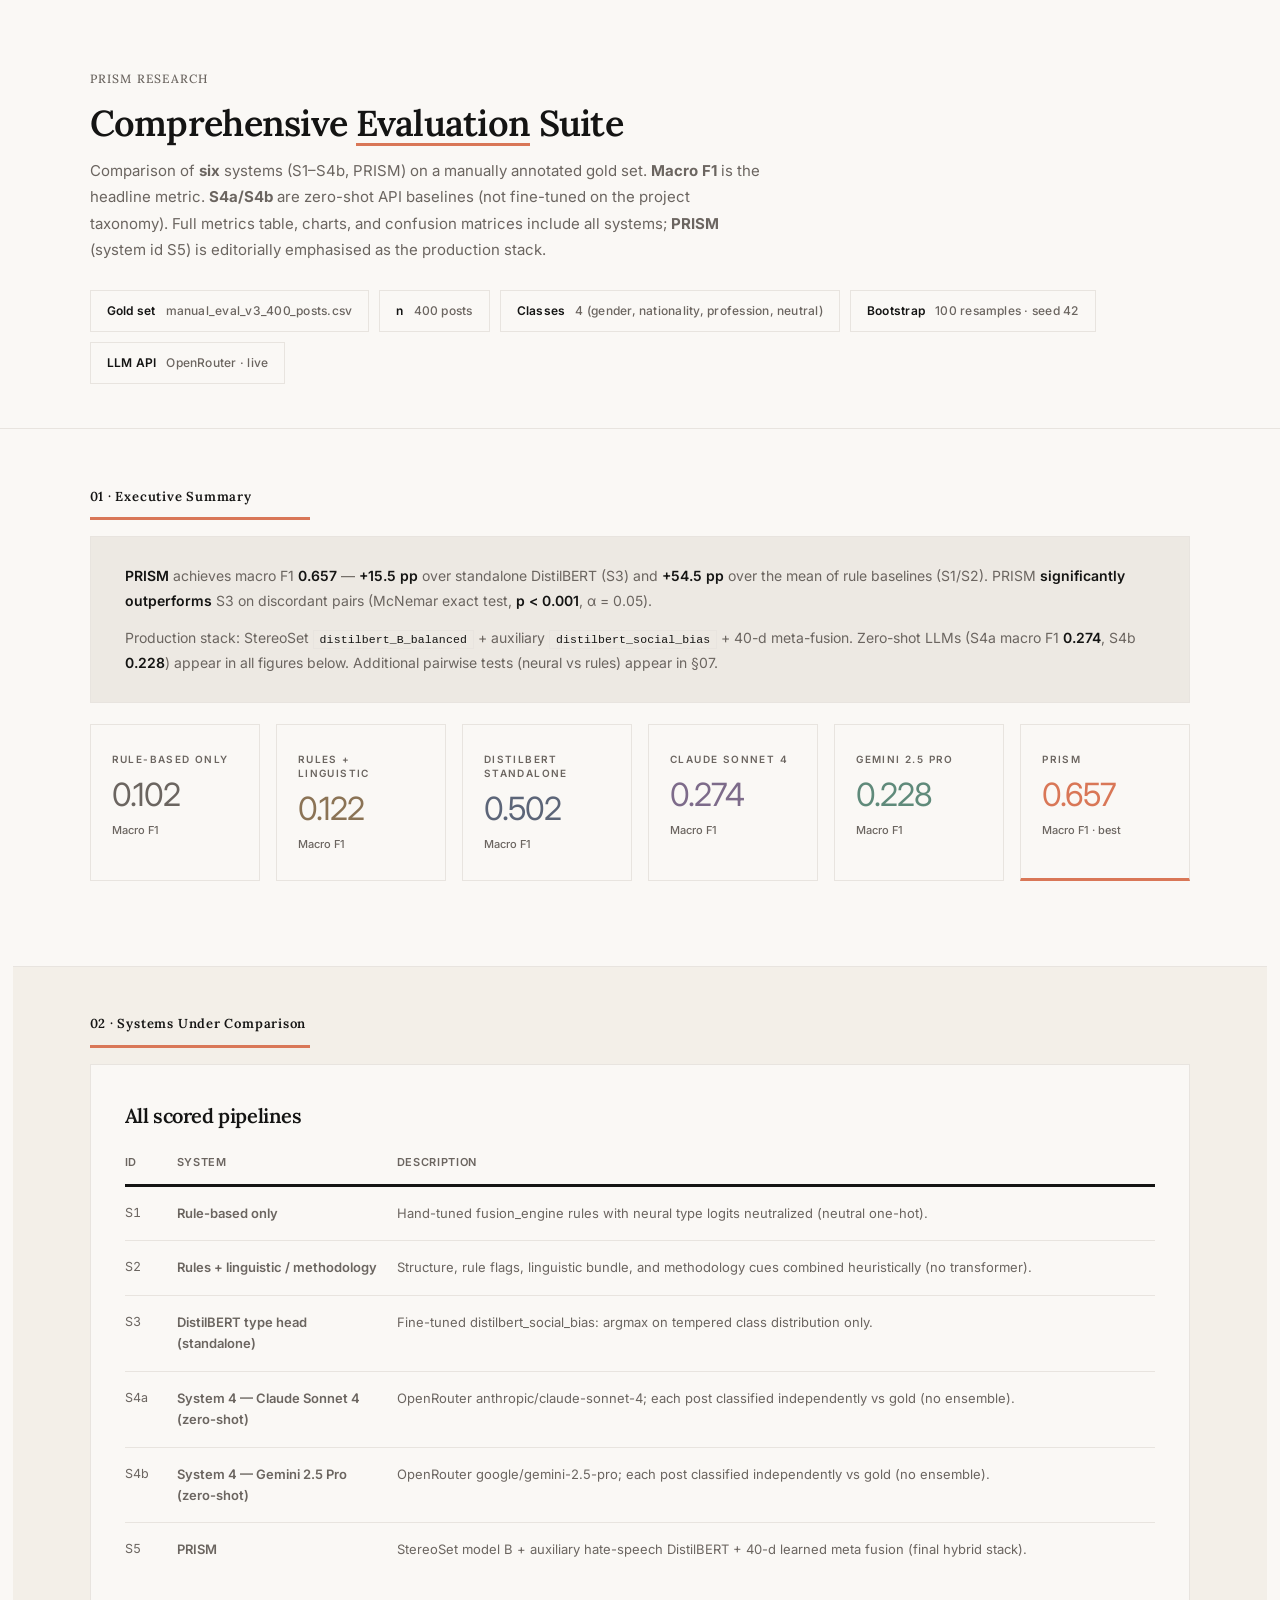
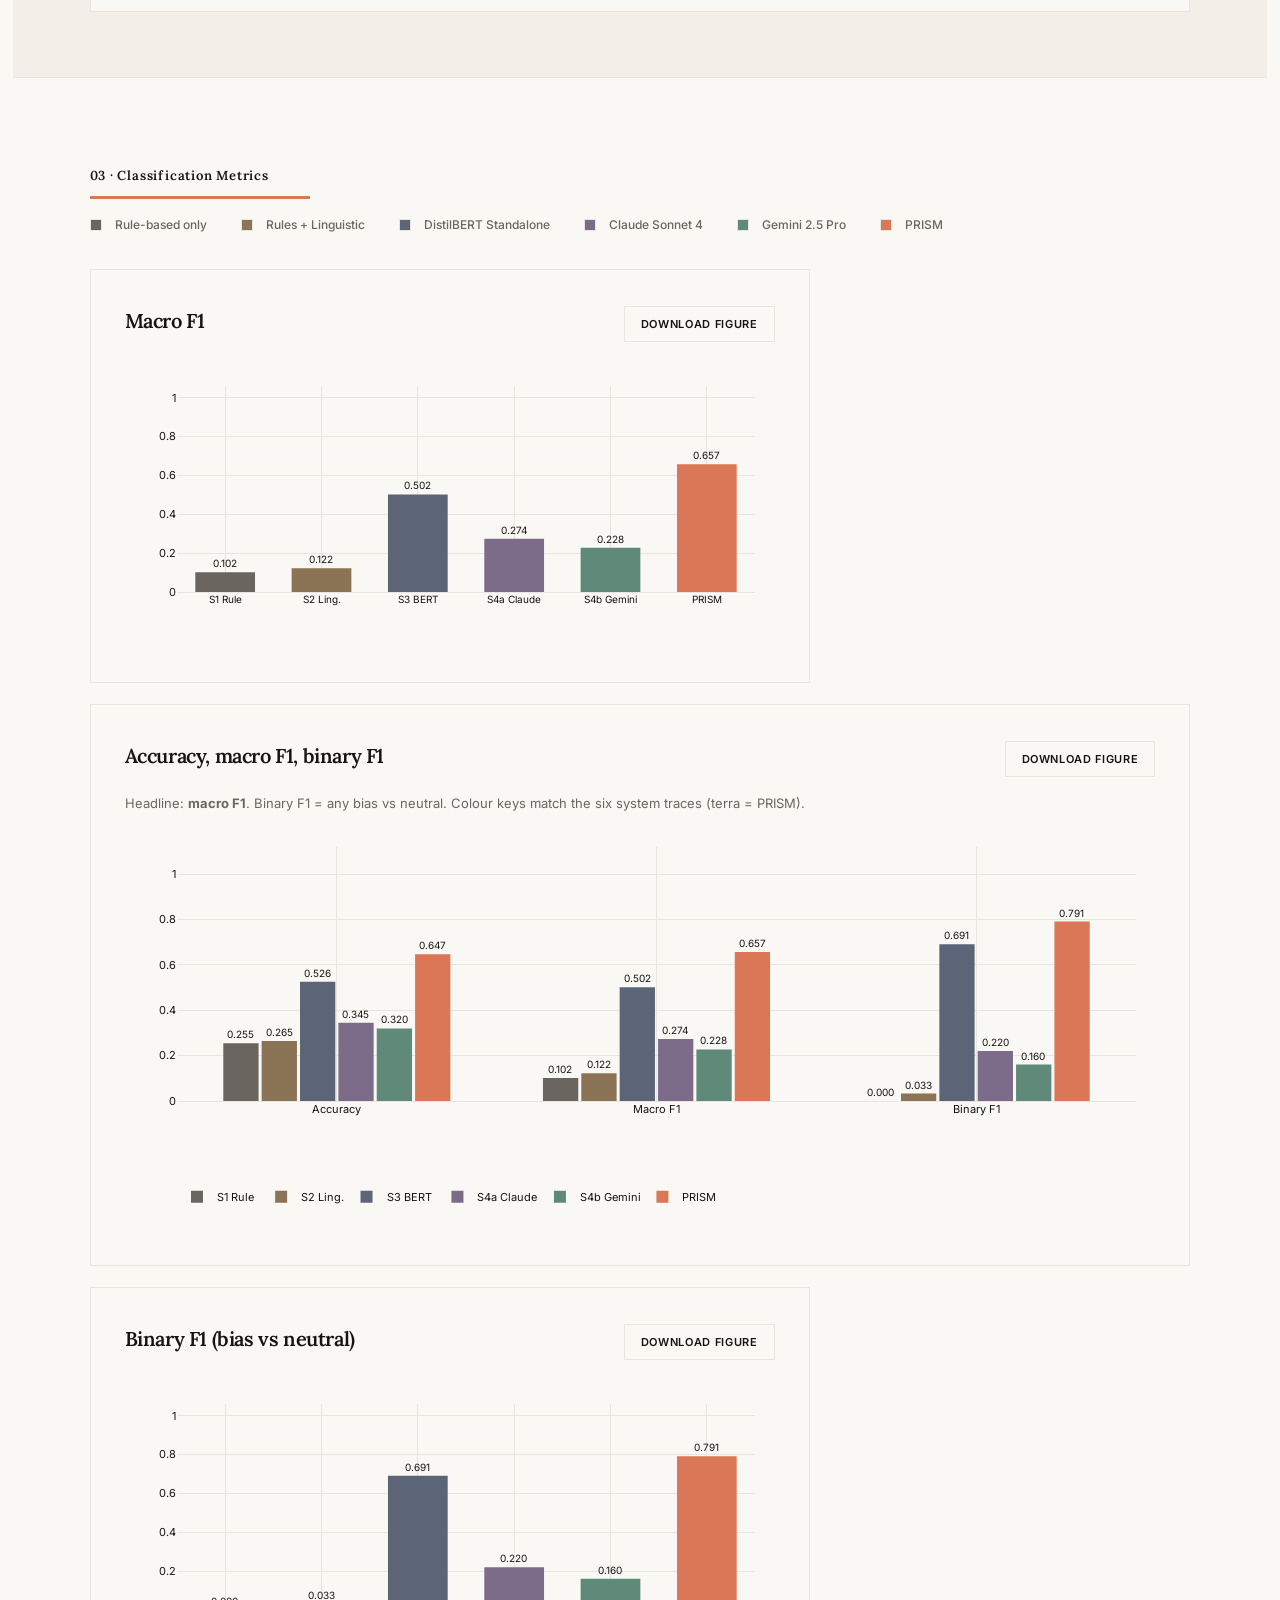
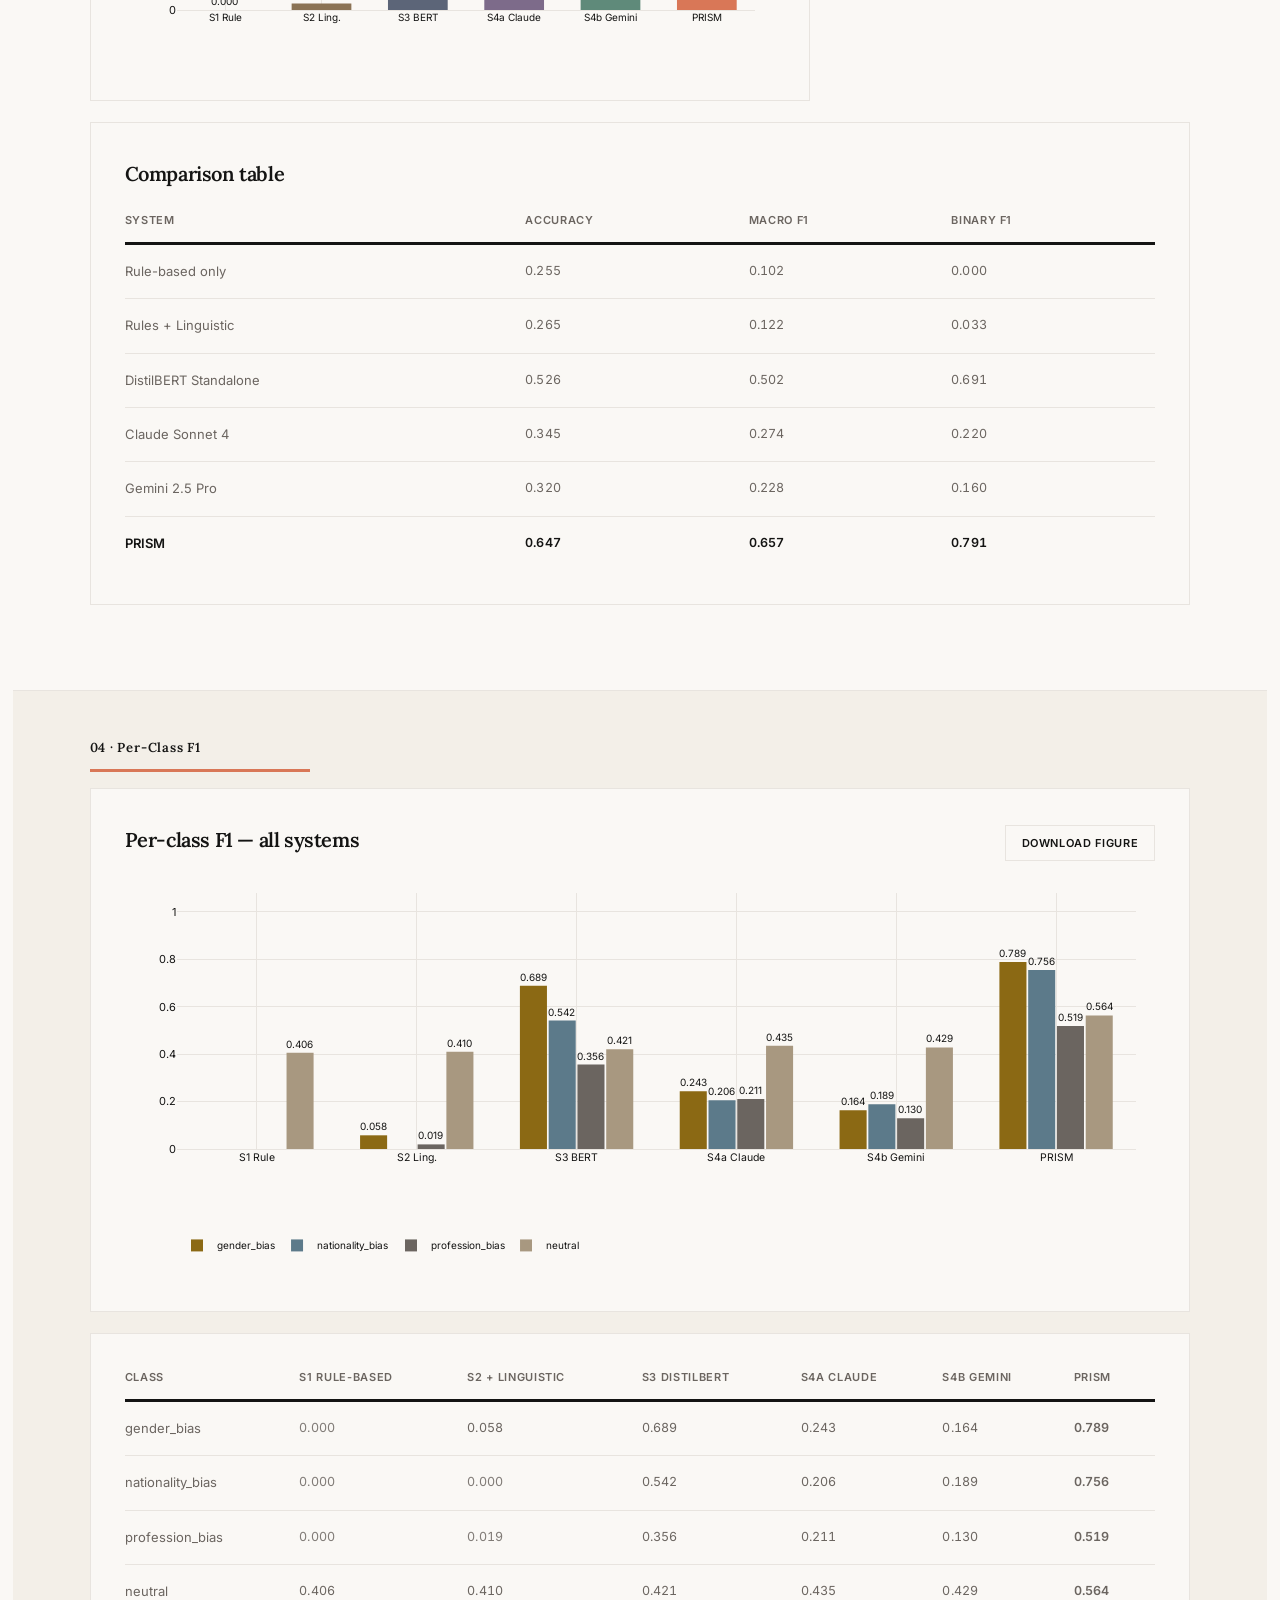
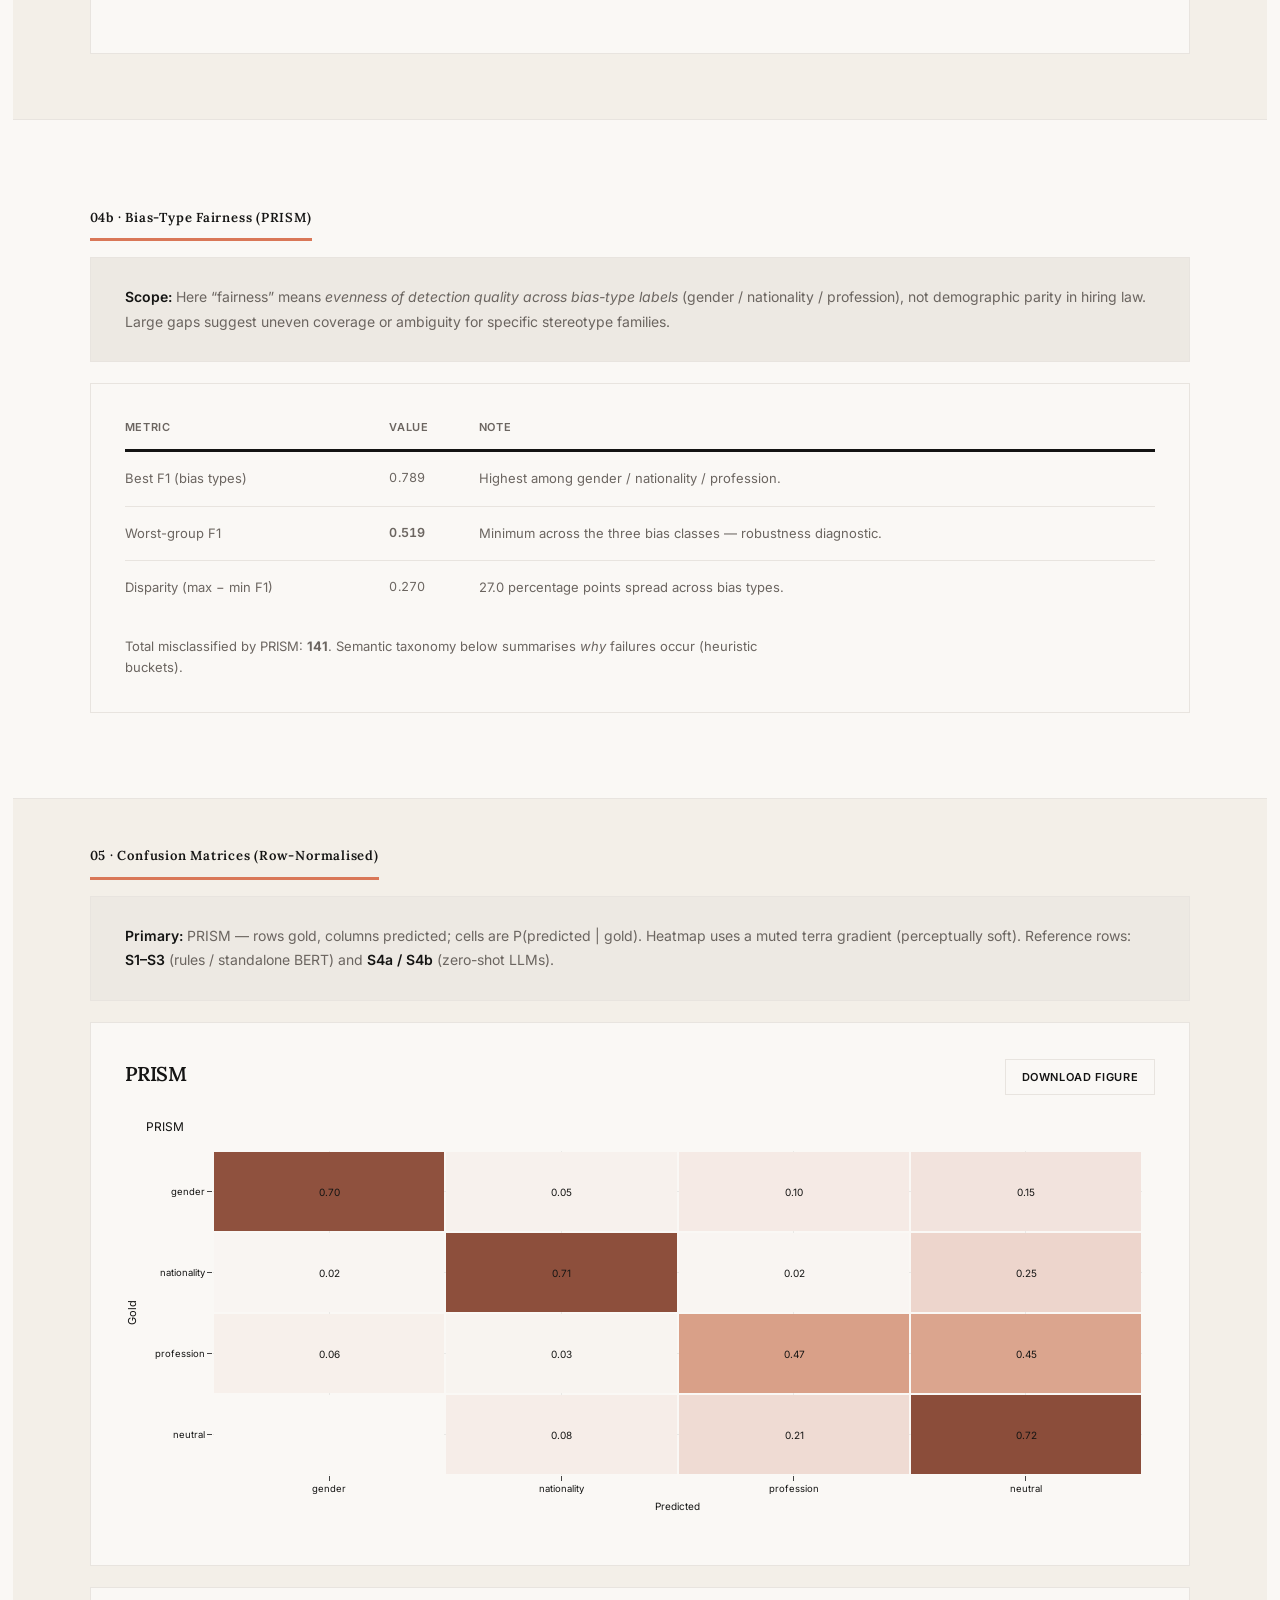
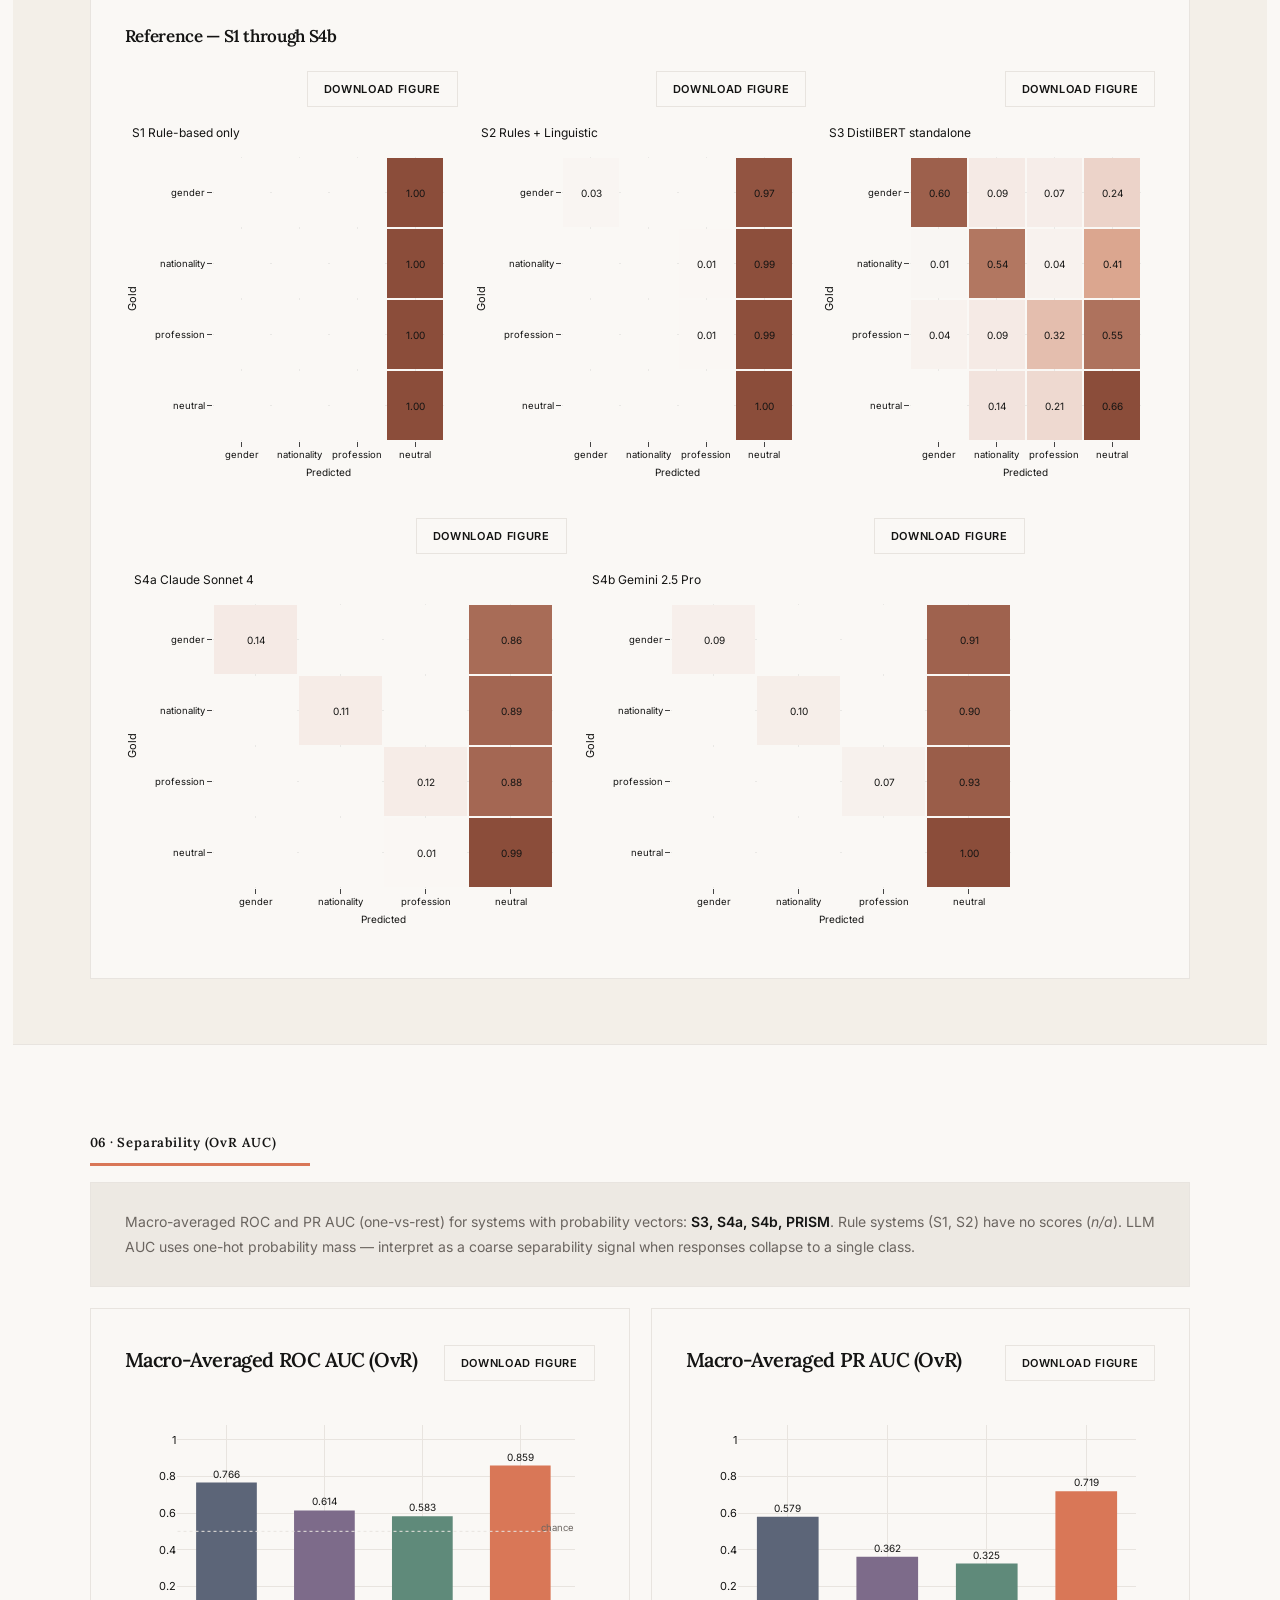
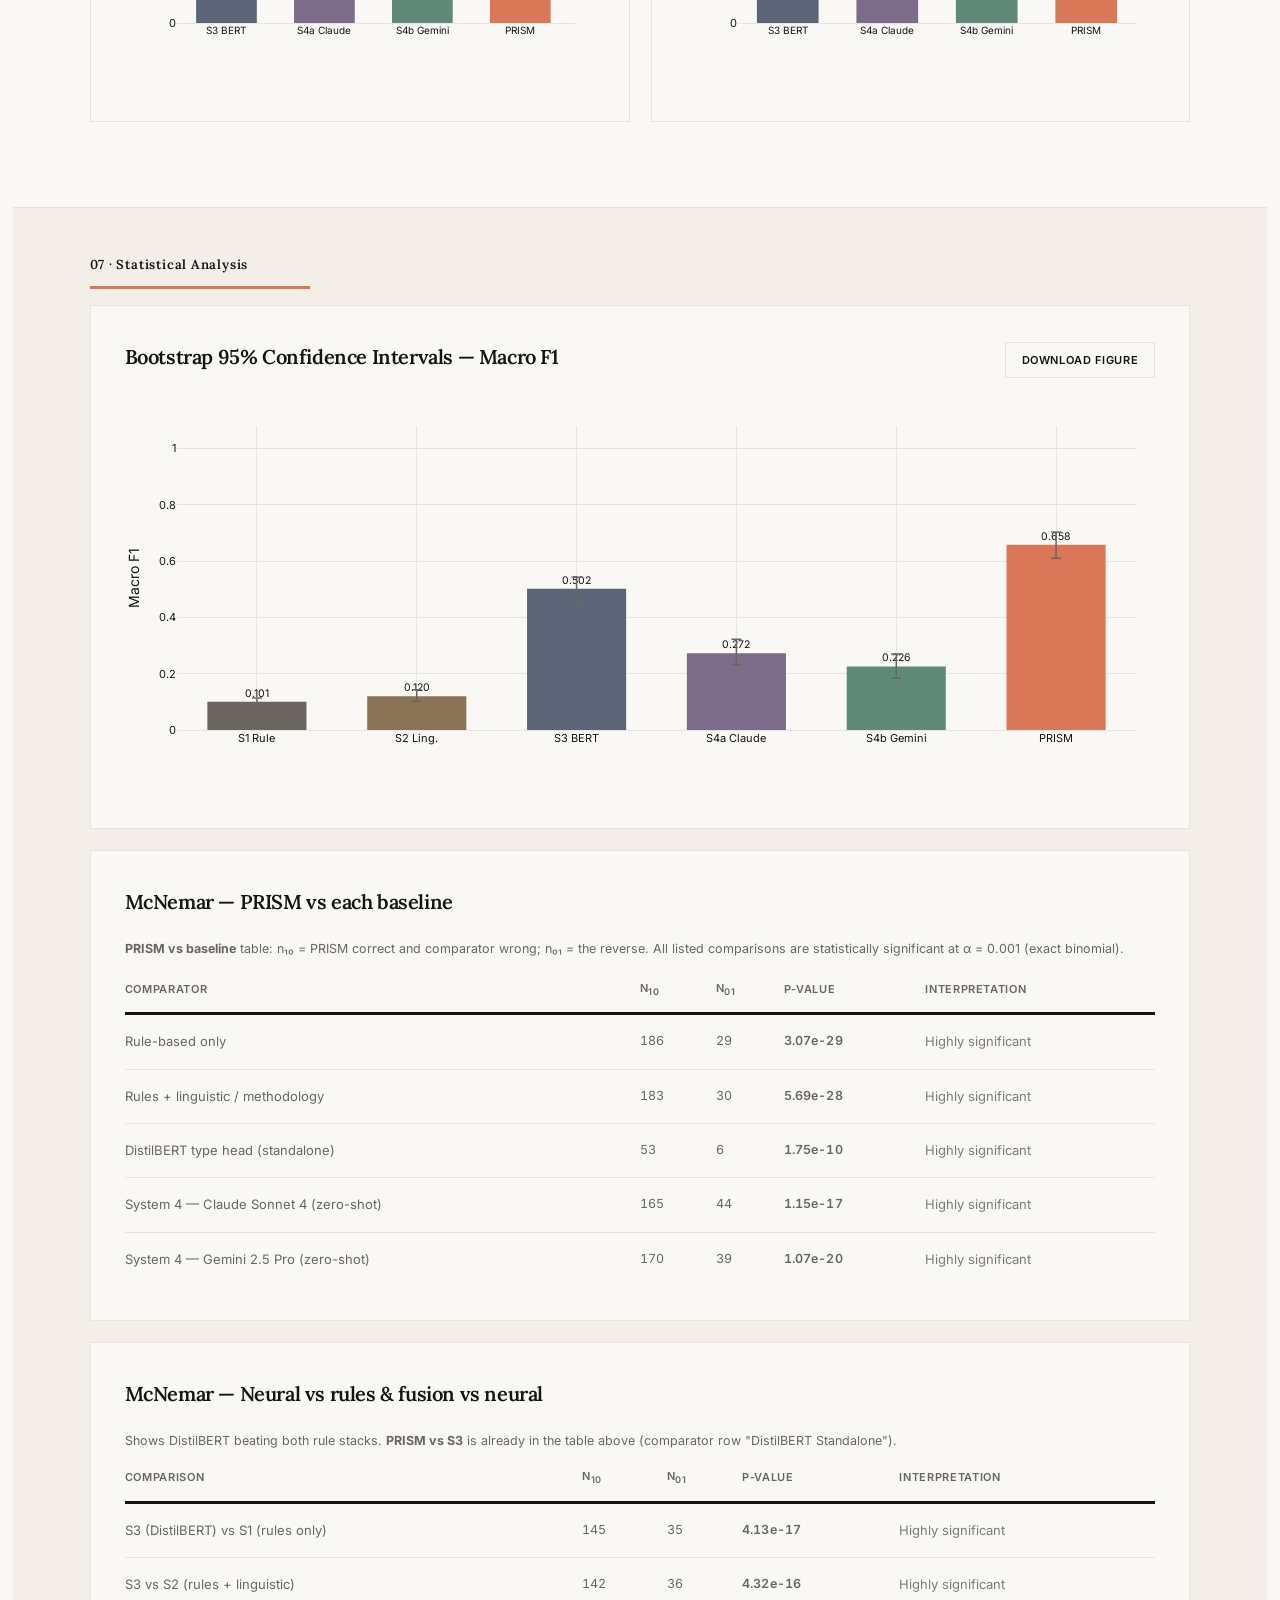
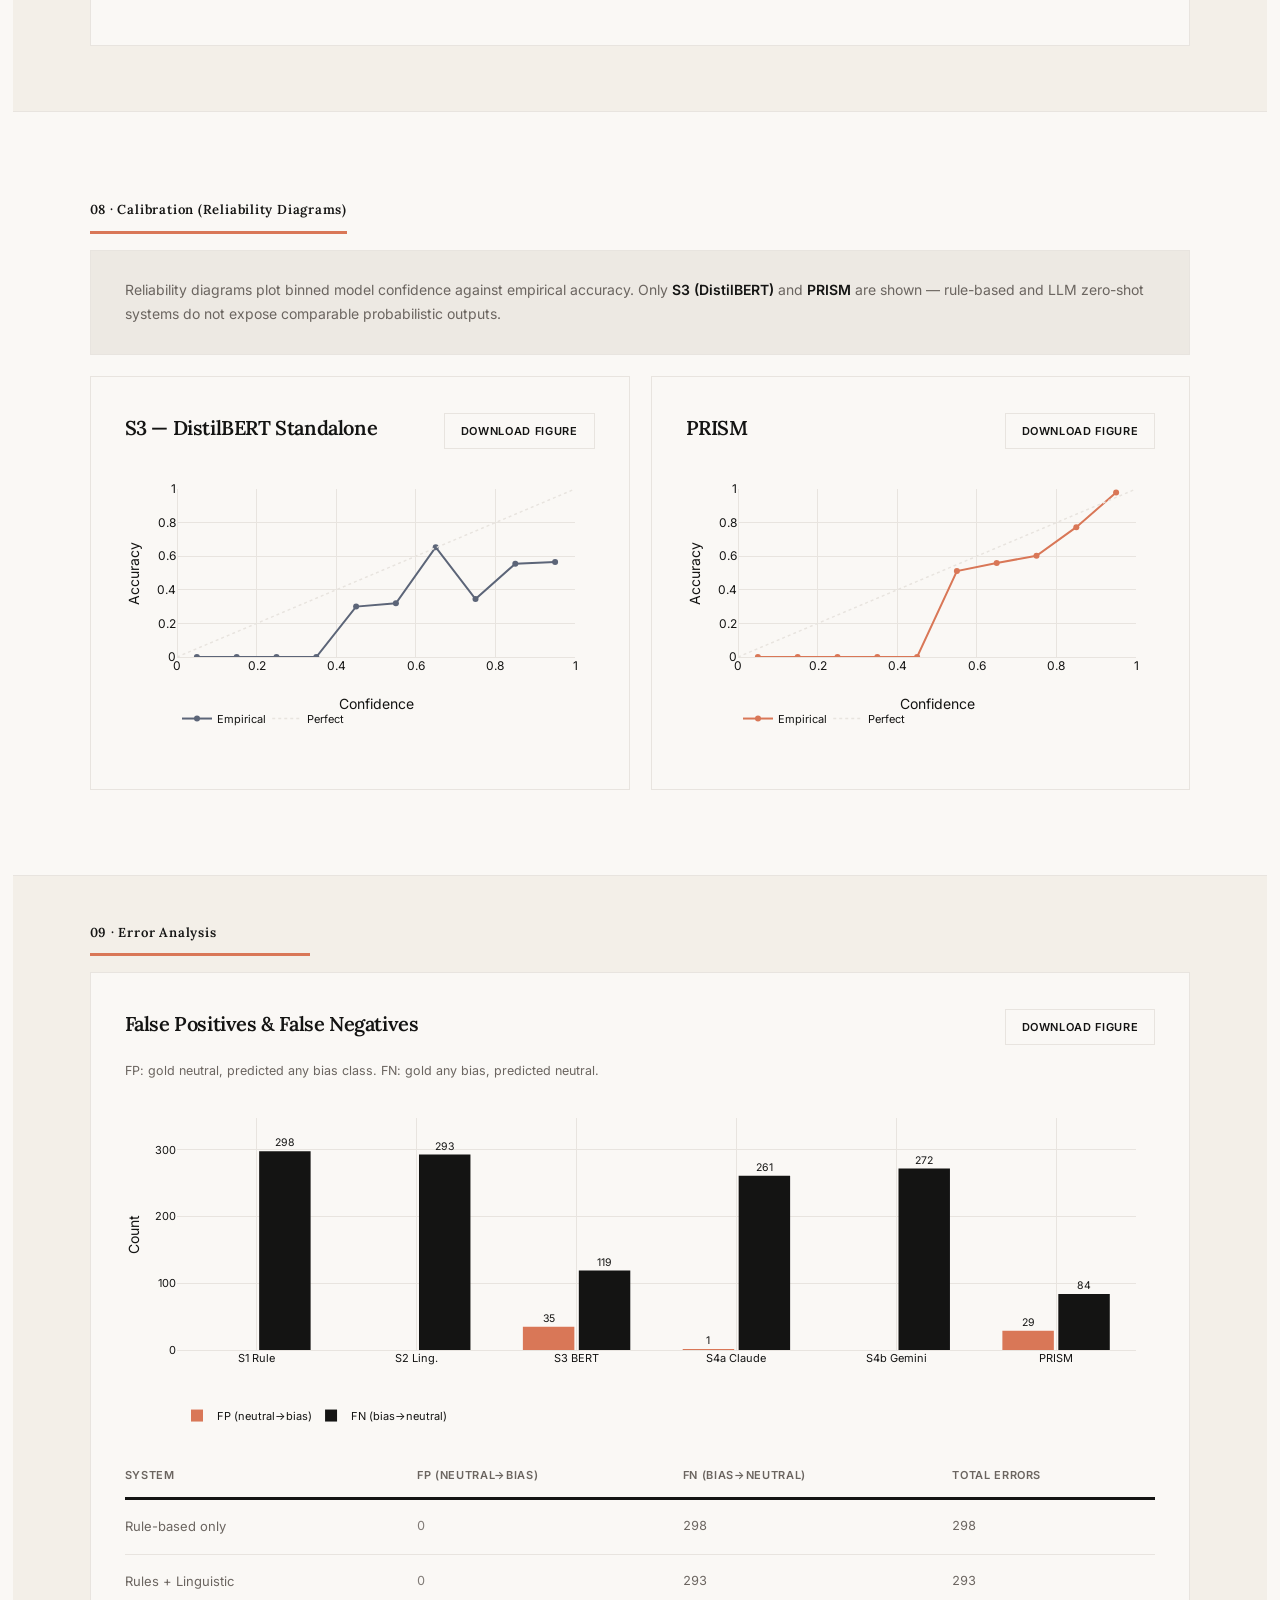
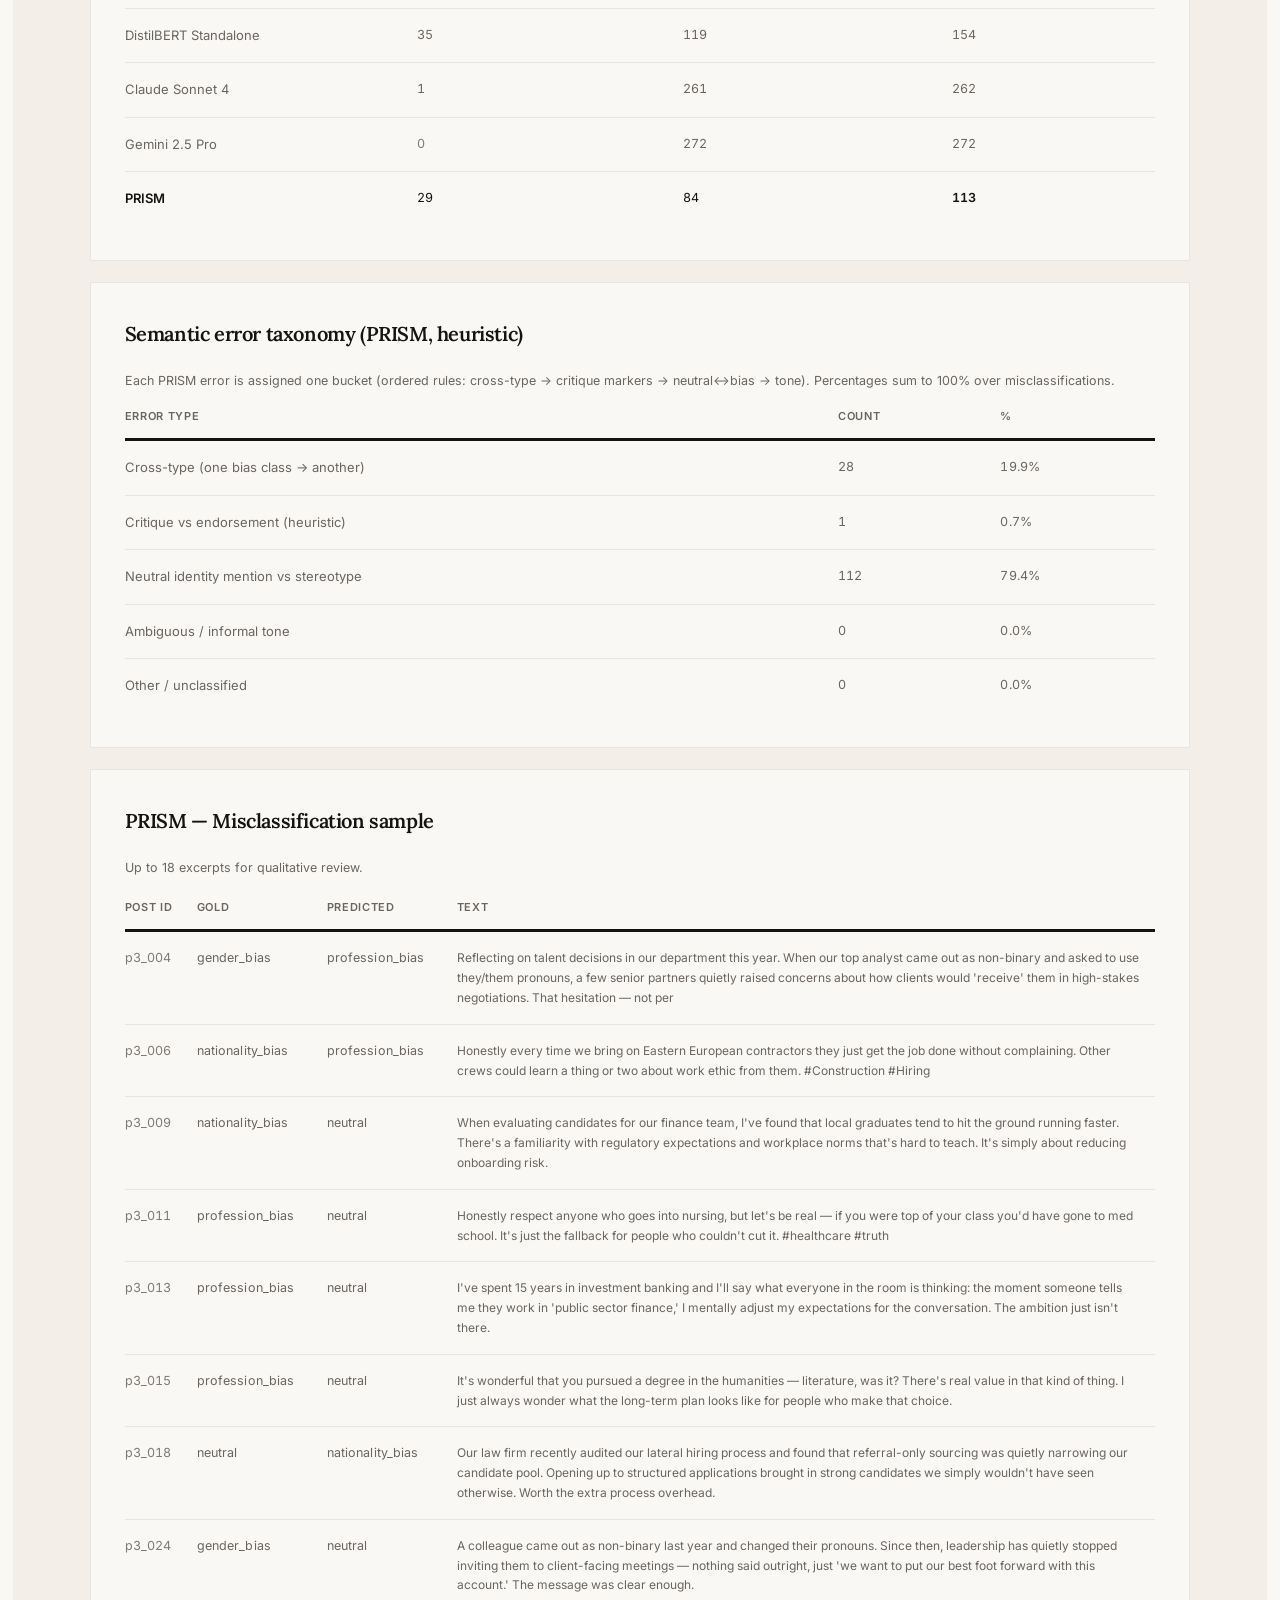
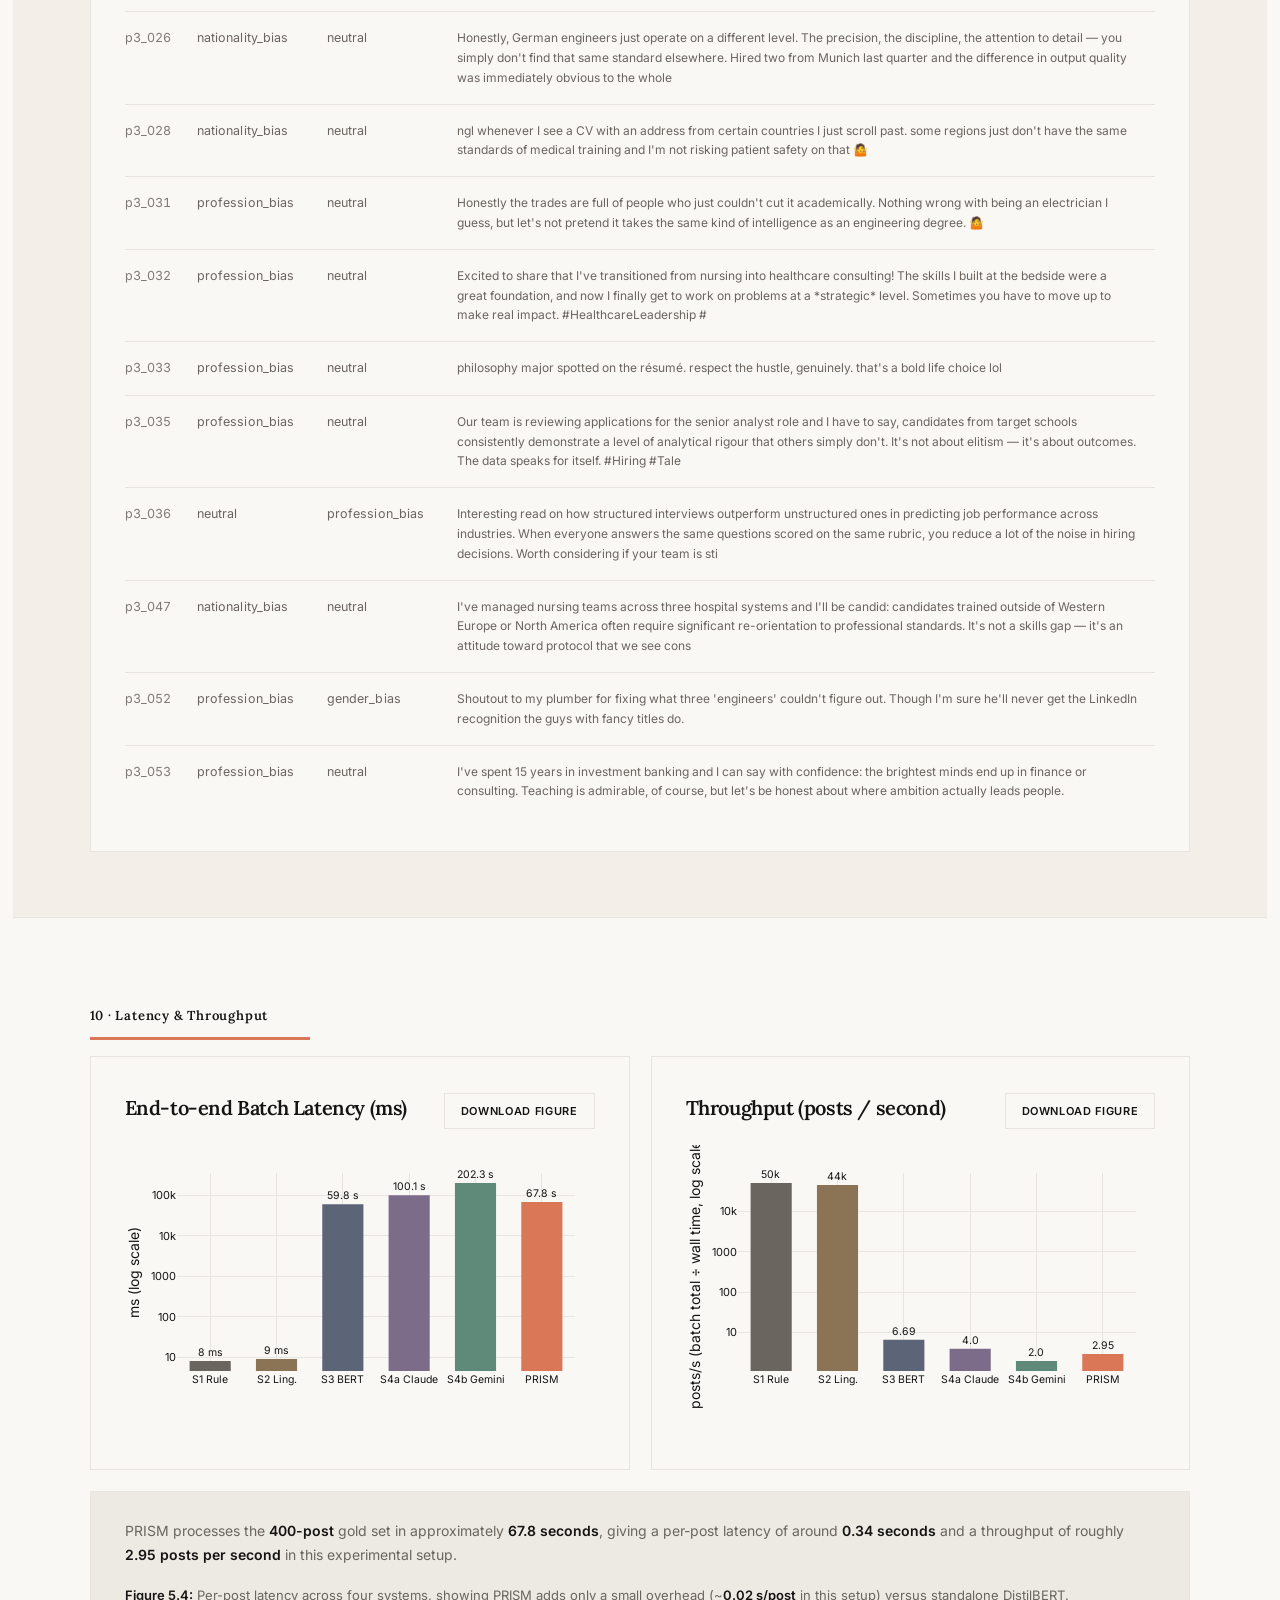
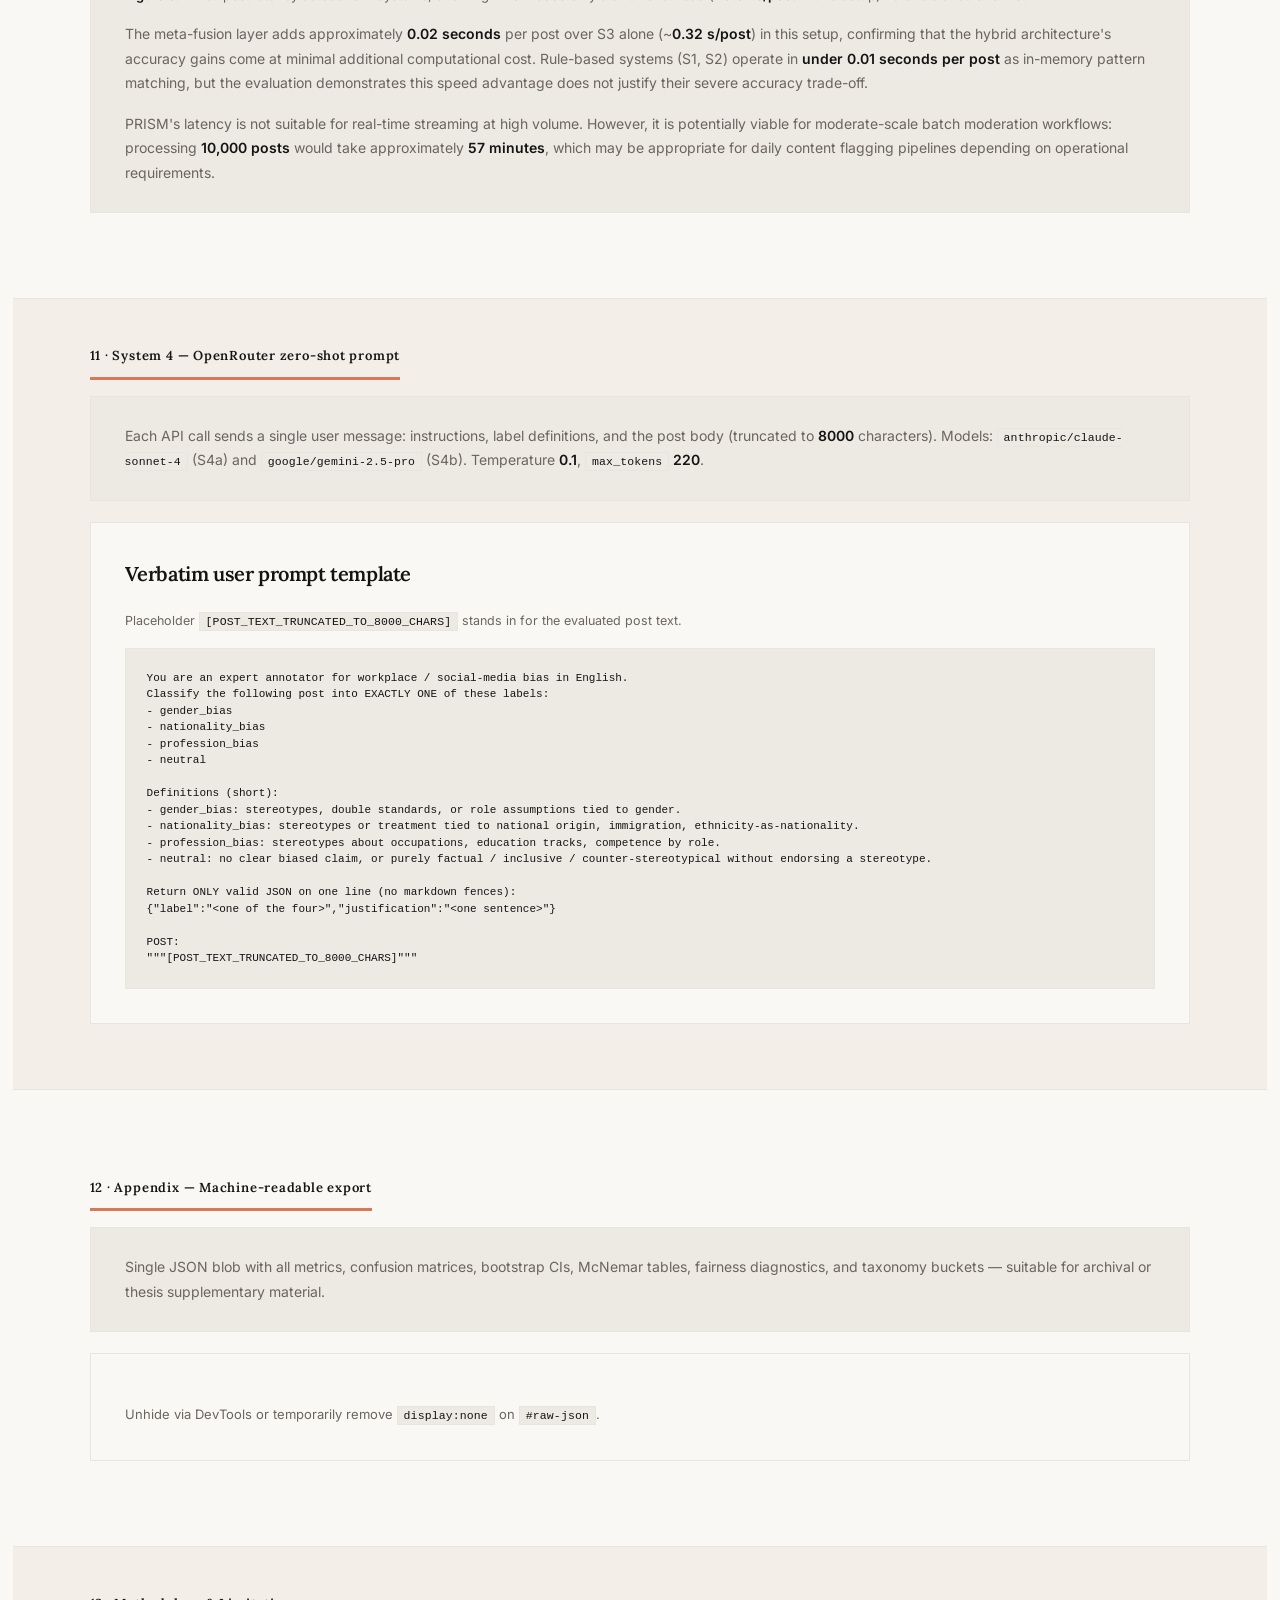
<file: data/output/evaluation_dashboard.html>
<!DOCTYPE html>
<html lang="en">
<head>
<meta charset="utf-8"/>
<meta name="viewport" content="width=device-width, initial-scale=1"/>
<title>Evaluation Suite — PRISM</title>
<script src="https://cdn.plot.ly/plotly-2.27.0.min.js"></script>
<style>
  @import url('https://fonts.googleapis.com/css2?family=Inter:ital,opsz,wght@0,14..32,300..700;1,14..32,300..700&family=Lora:ital,wght@0,400..700;1,400..700&display=swap');
  :root {
    --terra: #D97757;
    --cream: #FAF8F5;
    --cream-dark: #F3EFE8;
    --ink: #141413;
    --muted: #6B6560;
    --hairline: #E8E4DF;
    --wash: #EDE9E3;
    --sp-1: 8px; --sp-2: 10px; --sp-3: 13px; --sp-4: 16px; --sp-5: 21px; --sp-6: 27px;
    --sp-7: 34px; --sp-8: 44px; --sp-9: 55px; --sp-10: 68px; --sp-11: 85px; --sp-12: 105px; --sp-13: 121px;
  }
  *, *::before, *::after { box-sizing: border-box; margin: 0; padding: 0; }
  body {
    font-family: 'Inter', -apple-system, system-ui, sans-serif;
    background: var(--cream);
    color: var(--ink);
    font-size: 15px;
    line-height: 1.65;
    -webkit-font-smoothing: antialiased;
  }
  header {
    background: var(--cream);
    border-bottom: 1px solid var(--hairline);
    padding: var(--sp-10) 7% var(--sp-8);
  }
  .header-eyebrow {
    font-family: 'Lora', Georgia, serif;
    font-size: 12px;
    font-weight: 500;
    letter-spacing: 0.1em;
    text-transform: uppercase;
    color: var(--muted);
    margin-bottom: var(--sp-3);
  }
  header h1 {
    font-family: 'Lora', Georgia, serif;
    font-size: clamp(28px, 3.2vw, 36px);
    font-weight: 600;
    letter-spacing: -0.02em;
    color: var(--ink);
    margin-bottom: var(--sp-3);
    line-height: 1.2;
  }
  header h1 .title-em { box-shadow: inset 0 -3px 0 0 var(--terra); }
  header p { font-size: 15px; color: var(--muted); max-width: 42rem; line-height: 1.75; font-weight: 400; }
  .header-meta { display: flex; gap: var(--sp-2); flex-wrap: wrap; margin-top: var(--sp-6); }
  .chip {
    display: inline-flex;
    align-items: center;
    gap: var(--sp-2);
    padding: var(--sp-2) var(--sp-4);
    background: transparent;
    border: 1px solid var(--hairline);
    border-radius: 0;
    font-size: 12px;
    color: var(--muted);
    font-weight: 500;
    letter-spacing: 0.02em;
  }
  .chip strong { font-weight: 600; color: var(--ink); }
  main { max-width: 1320px; margin: 0 auto; padding: var(--sp-9) 7%; }
  .section { margin-bottom: var(--sp-11); }
  .section-label {
    font-family: 'Lora', Georgia, serif;
    font-size: 13px;
    font-weight: 600;
    letter-spacing: 0.06em;
    color: var(--ink);
    margin-bottom: var(--sp-4);
    padding-bottom: var(--sp-2);
    border-bottom: 3px solid var(--terra);
    display: inline-block;
    min-width: 220px;
  }
  main > .section:nth-child(even) {
    background: var(--cream-dark);
    margin-left: -7%;
    margin-right: -7%;
    padding-left: 7%;
    padding-right: 7%;
    padding-top: var(--sp-8);
    padding-bottom: var(--sp-8);
    border-top: 1px solid var(--hairline);
    border-bottom: 1px solid var(--hairline);
  }
  main > .section:nth-child(odd) .card,
  main > .section:nth-child(odd) .stat-tile {
    background: var(--cream);
  }
  h2 {
    font-family: 'Lora', Georgia, serif;
    font-size: 20px;
    font-weight: 600;
    color: var(--ink);
    margin-bottom: var(--sp-5);
    letter-spacing: -0.02em;
  }
  h2.uLINE { box-shadow: inset 0 -3px 0 0 var(--terra); display: inline; padding-bottom: 2px; }
  .card {
    background: var(--cream);
    border: 1px solid var(--hairline);
    border-radius: 0;
    padding: var(--sp-7);
    margin-bottom: var(--sp-5);
    box-shadow: none;
  }
  .card-grid-2 { display: grid; grid-template-columns: 1fr 1fr; gap: var(--sp-5); margin-bottom: var(--sp-5); }
  .card-grid-6 { display: grid; grid-template-columns: repeat(6, 1fr); gap: var(--sp-4); margin-bottom: var(--sp-5); }
  @media (max-width: 1100px) { .card-grid-6 { grid-template-columns: repeat(3, 1fr); } }
  @media (max-width: 640px) { .card-grid-6 { grid-template-columns: 1fr 1fr; } }
  .stat-tile {
    background: var(--cream);
    border: 1px solid var(--hairline);
    border-radius: 0;
    padding: var(--sp-6) var(--sp-5);
  }
  .stat-tile .sys-name {
    font-size: 10px;
    font-weight: 600;
    letter-spacing: 0.14em;
    text-transform: uppercase;
    color: var(--muted);
    margin-bottom: var(--sp-3);
    line-height: 1.4;
  }
  .stat-tile .big-num {
    font-family: 'Inter', sans-serif;
    font-size: 32px;
    font-weight: 400;
    letter-spacing: -0.03em;
    line-height: 1;
    margin-bottom: var(--sp-2);
    color: var(--ink);
  }
  .stat-tile .sub-label { font-size: 11px; color: var(--muted); font-weight: 500; }
  .stat-tile--hero {
    border-bottom: 3px solid var(--terra);
    border-color: var(--hairline);
    border-bottom-color: var(--terra);
  }
  .stat-tile--hero .big-num { font-weight: 400; color: var(--terra); }
  .plot { height: 400px; width: 100%; }
  .plot-md { height: 340px; width: 100%; }
  .plot-sm { height: 290px; width: 100%; }
  .plot-cm-main { height: 420px; width: 100%; min-height: 400px; }
  .plot-cm-ref { height: 380px; width: 100%; min-height: 360px; }
  .cm-ref-grid-rows { display: flex; flex-direction: column; gap: var(--sp-5); }
  .cm-ref-row {
    display: grid;
    grid-template-columns: repeat(3, minmax(280px, 1fr));
    gap: var(--sp-4);
    align-items: start;
  }
  .cm-ref-row--pair {
    grid-template-columns: repeat(2, minmax(280px, 1fr));
    max-width: 900px;
  }
  @media (max-width: 1040px) {
    .cm-ref-row,
    .cm-ref-row--pair { grid-template-columns: 1fr; max-width: none; }
  }
  .cm-ref-cell { min-width: 0; }
  .table-wrap { overflow-x: auto; }
  table.data-table { width: 100%; border-collapse: collapse; font-size: 13px; font-family: 'Inter', sans-serif; }
  table.data-table thead th {
    font-size: 11px;
    font-weight: 600;
    letter-spacing: 0.06em;
    text-transform: uppercase;
    color: var(--muted);
    padding: 0 var(--sp-4) var(--sp-3) 0;
    text-align: left;
    border-bottom: 3px solid var(--ink);
    background: transparent;
  }
  table.data-table tbody td {
    padding: var(--sp-4) var(--sp-4) var(--sp-4) 0;
    color: var(--muted);
    border-bottom: 1px solid var(--hairline);
    vertical-align: top;
  }
  table.data-table tbody tr:last-child td { border-bottom: none; }
  table.data-table tr.row-emphasis td { color: var(--ink); }
  td.mono, .mono { font-variant-numeric: tabular-nums; font-size: 12.5px; color: var(--ink); letter-spacing: 0.01em; }
  .num-strong { font-weight: 600; color: var(--ink); }
  .sys-name-cell { font-weight: 600; color: var(--ink); }
  td.dim { color: var(--muted); opacity: 0.85; }
  .legend-row { display: flex; flex-wrap: wrap; gap: var(--sp-5) var(--sp-7); margin-bottom: var(--sp-7); }
  .legend-item { display: flex; align-items: center; gap: var(--sp-3); font-size: 12px; color: var(--muted); font-weight: 500; }
  .legend-swatch { width: 12px; height: 12px; flex-shrink: 0; border: 1px solid var(--hairline); border-radius: 0; }
  .callout {
    background: var(--wash);
    border: 1px solid var(--hairline);
    border-radius: 0;
    padding: var(--sp-6) var(--sp-7);
    margin-bottom: var(--sp-5);
  }
  .callout p { font-size: 14px; color: var(--muted); line-height: 1.75; }
  .callout p + p { margin-top: var(--sp-3); }
  .callout strong { color: var(--ink); font-weight: 600; }
  footer {
    background: var(--ink);
    color: var(--cream);
    border-top: none;
    padding: var(--sp-7) 7%;
    font-size: 12px;
    display: flex;
    justify-content: space-between;
    align-items: center;
    gap: var(--sp-4);
    flex-wrap: wrap;
  }
  footer .mono { font-size: 11px; opacity: 0.85; }
  code.mono { font-family: ui-monospace, 'Cascadia Code', monospace; font-size: 11.5px; background: var(--wash); padding: 2px 6px; border: 1px solid var(--hairline); }
  .figure-head {
    display: flex;
    flex-wrap: wrap;
    align-items: baseline;
    justify-content: space-between;
    gap: var(--sp-4);
    margin-bottom: var(--sp-4);
  }
  .figure-head h2 { margin-bottom: 0; }
  .figure-head + p { margin-top: 0; }
  .btn-download-fig {
    font-family: 'Inter', sans-serif;
    font-size: 11px;
    font-weight: 600;
    letter-spacing: 0.06em;
    text-transform: uppercase;
    color: var(--ink);
    background: var(--cream);
    border: 1px solid var(--hairline);
    padding: var(--sp-2) var(--sp-4);
    cursor: pointer;
    flex-shrink: 0;
  }
  .btn-download-fig:hover { border-color: var(--terra); color: var(--terra); }
  .btn-download-fig:focus-visible { outline: 2px solid var(--terra); outline-offset: 2px; }
  .btn-download-fig:disabled { opacity: 0.45; cursor: wait; }
  .figure-toolbar--cm {
    display: flex;
    justify-content: flex-end;
    margin-bottom: var(--sp-2);
  }
</style>
</head>
<body>
<header>
  <p class="header-eyebrow">PRISM research</p>
  <h1>Comprehensive <span class="title-em">Evaluation</span> Suite</h1>
  <p>Comparison of <strong>six</strong> systems (S1–S4b, PRISM) on a manually annotated gold set. <strong>Macro F1</strong> is the headline metric. <strong>S4a/S4b</strong> are zero-shot API baselines (not fine-tuned on the project taxonomy). Full metrics table, charts, and confusion matrices include all systems; <strong>PRISM</strong> (system id S5) is editorially emphasised as the production stack.</p>
  <div class="header-meta">
    <span class="chip"><strong>Gold set</strong> manual_eval_v3_400_posts.csv</span>
    <span class="chip"><strong>n</strong> 400 posts</span>
    <span class="chip"><strong>Classes</strong> 4 (gender, nationality, profession, neutral)</span>
    <span class="chip"><strong>Bootstrap</strong> 100 resamples · seed 42</span>
    <span class="chip"><strong>LLM API</strong> OpenRouter · live</span>
  </div>
</header>
<main>
  <div class="section">
    <p class="section-label">01 · Executive Summary</p>
    <div class="callout">
      <p><strong>PRISM</strong> achieves macro F1 <strong>0.657</strong> — <strong>+15.5 pp</strong> over standalone DistilBERT (S3) and <strong>+54.5 pp</strong> over the mean of rule baselines (S1/S2). PRISM <strong>significantly outperforms</strong> S3 on discordant pairs (McNemar exact test, <strong>p &lt; 0.001</strong>, α = 0.05).</p>
      <p>Production stack: StereoSet <code class="mono">distilbert_B_balanced</code> + auxiliary <code class="mono">distilbert_social_bias</code> + 40-d meta-fusion. Zero-shot LLMs (S4a macro F1 <strong>0.274</strong>, S4b <strong>0.228</strong>) appear in all figures below. Additional pairwise tests (neural vs rules) appear in §07.</p>
      
    </div>
    <div class="card-grid-6">
      <div class="stat-tile"><p class="sys-name">Rule-based only</p><p class="big-num" style="color:#6B6560">0.102</p><p class="sub-label">Macro F1</p></div><div class="stat-tile"><p class="sys-name">Rules + Linguistic</p><p class="big-num" style="color:#8B7355">0.122</p><p class="sub-label">Macro F1</p></div><div class="stat-tile"><p class="sys-name">DistilBERT Standalone</p><p class="big-num" style="color:#5C6578">0.502</p><p class="sub-label">Macro F1</p></div><div class="stat-tile"><p class="sys-name">Claude Sonnet 4</p><p class="big-num" style="color:#7D6B8A">0.274</p><p class="sub-label">Macro F1</p></div><div class="stat-tile"><p class="sys-name">Gemini 2.5 Pro</p><p class="big-num" style="color:#5F8A7A">0.228</p><p class="sub-label">Macro F1</p></div><div class="stat-tile stat-tile--hero"><p class="sys-name">PRISM</p><p class="big-num">0.657</p><p class="sub-label">Macro F1 · best</p></div>
    </div>
  </div>

  <div class="section">
    <p class="section-label">02 · Systems Under Comparison</p>
    <div class="card">
      <h2><span class="uLINE">All scored pipelines</span></h2>
      <div class="table-wrap">
        <table class="data-table">
          <thead><tr><th style="width:52px">ID</th><th style="width:220px">System</th><th>Description</th></tr></thead>
          <tbody><tr><td class="mono">S1</td><td class="sys-name-cell">Rule-based only</td><td>Hand-tuned fusion_engine rules with neural type logits neutralized (neutral one-hot).</td></tr><tr><td class="mono">S2</td><td class="sys-name-cell">Rules + linguistic / methodology</td><td>Structure, rule flags, linguistic bundle, and methodology cues combined heuristically (no transformer).</td></tr><tr><td class="mono">S3</td><td class="sys-name-cell">DistilBERT type head (standalone)</td><td>Fine-tuned distilbert_social_bias: argmax on tempered class distribution only.</td></tr><tr><td class="mono">S4a</td><td class="sys-name-cell">System 4 — Claude Sonnet 4 (zero-shot)</td><td>OpenRouter anthropic/claude-sonnet-4; each post classified independently vs gold (no ensemble).</td></tr><tr><td class="mono">S4b</td><td class="sys-name-cell">System 4 — Gemini 2.5 Pro (zero-shot)</td><td>OpenRouter google/gemini-2.5-pro; each post classified independently vs gold (no ensemble).</td></tr><tr><td class="mono">S5</td><td class="sys-name-cell">PRISM</td><td>StereoSet model B + auxiliary hate-speech DistilBERT + 40-d learned meta fusion (final hybrid stack).</td></tr></tbody>
        </table>
      </div>
    </div>
  </div>

  <div class="section">
    <p class="section-label">03 · Classification Metrics</p>
    <div class="legend-row"><div class="legend-item"><div class="legend-swatch" style="background:#6B6560"></div>Rule-based only</div><div class="legend-item"><div class="legend-swatch" style="background:#8B7355"></div>Rules + Linguistic</div><div class="legend-item"><div class="legend-swatch" style="background:#5C6578"></div>DistilBERT Standalone</div><div class="legend-item"><div class="legend-swatch" style="background:#7D6B8A"></div>Claude Sonnet 4</div><div class="legend-item"><div class="legend-swatch" style="background:#5F8A7A"></div>Gemini 2.5 Pro</div><div class="legend-item"><div class="legend-swatch" style="background:#D97757"></div>PRISM</div></div>
    <div class="card" style="max-width:720px">
      <div class="figure-head">
        <h2><span class="uLINE">Macro F1</span></h2>
        <button type="button" class="btn-download-fig" data-export-plot="plotMacroF1">Download figure</button>
      </div>
      <div id="plotMacroF1" class="plot-sm"></div>
    </div>
    <div class="card">
      <div class="figure-head">
        <h2><span class="uLINE">Accuracy, macro F1, binary F1</span></h2>
        <button type="button" class="btn-download-fig" data-export-plot="plotSummary">Download figure</button>
      </div>
      <p style="font-size:13px;color:var(--muted);margin-bottom:var(--sp-4);max-width:46rem">Headline: <strong>macro F1</strong>. Binary F1 = any bias vs neutral. Colour keys match the six system traces (terra = PRISM).</p>
      <div id="plotSummary" class="plot"></div>
    </div>
    <div class="card" style="max-width:720px">
      <div class="figure-head">
        <h2><span class="uLINE">Binary F1 (bias vs neutral)</span></h2>
        <button type="button" class="btn-download-fig" data-export-plot="plotBin">Download figure</button>
      </div>
      <div id="plotBin" class="plot-sm"></div>
    </div>
    <div class="card">
      <h2><span class="uLINE">Comparison table</span></h2>
      <div class="table-wrap">
        <table class="data-table">
          <thead><tr><th>System</th><th>Accuracy</th><th>Macro F1</th><th>Binary F1</th></tr></thead>
          <tbody><tr><td>Rule-based only</td><td class="mono">0.255</td><td class="mono">0.102</td><td class="mono">0.000</td></tr><tr><td>Rules + Linguistic</td><td class="mono">0.265</td><td class="mono">0.122</td><td class="mono">0.033</td></tr><tr><td>DistilBERT Standalone</td><td class="mono">0.526</td><td class="mono">0.502</td><td class="mono">0.691</td></tr><tr><td>Claude Sonnet 4</td><td class="mono">0.345</td><td class="mono">0.274</td><td class="mono">0.220</td></tr><tr><td>Gemini 2.5 Pro</td><td class="mono">0.320</td><td class="mono">0.228</td><td class="mono">0.160</td></tr><tr class="row-emphasis"><td class="sys-name-cell">PRISM</td><td class="mono num-strong">0.647</td><td class="mono num-strong">0.657</td><td class="mono num-strong">0.791</td></tr></tbody>
        </table>
      </div>
    </div>
  </div>

  <div class="section">
    <p class="section-label">04 · Per-Class F1</p>
    <div class="card">
      <div class="figure-head">
        <h2><span class="uLINE">Per-class F1 — all systems</span></h2>
        <button type="button" class="btn-download-fig" data-export-plot="plotPC">Download figure</button>
      </div>
      <div id="plotPC" class="plot"></div>
    </div>
    <div class="card">
      <div class="table-wrap">
        <table class="data-table">
          <thead><tr><th>Class</th><th>S1 Rule-based</th><th>S2 + Linguistic</th><th>S3 DistilBERT</th><th>S4a Claude</th><th>S4b Gemini</th><th>PRISM</th></tr></thead>
          <tbody><tr><td>gender_bias</td><td class="mono dim">0.000</td><td class="mono">0.058</td><td class="mono">0.689</td><td class="mono">0.243</td><td class="mono">0.164</td><td class="mono num-strong">0.789</td></tr><tr><td>nationality_bias</td><td class="mono dim">0.000</td><td class="mono dim">0.000</td><td class="mono">0.542</td><td class="mono">0.206</td><td class="mono">0.189</td><td class="mono num-strong">0.756</td></tr><tr><td>profession_bias</td><td class="mono dim">0.000</td><td class="mono dim">0.019</td><td class="mono">0.356</td><td class="mono">0.211</td><td class="mono">0.130</td><td class="mono num-strong">0.519</td></tr><tr><td>neutral</td><td class="mono">0.406</td><td class="mono">0.410</td><td class="mono">0.421</td><td class="mono">0.435</td><td class="mono">0.429</td><td class="mono num-strong">0.564</td></tr></tbody>
        </table>
      </div>
    </div>
  </div>

  <div class="section">
    <p class="section-label">04b · Bias-Type Fairness (PRISM)</p>
    <div class="callout">
      <p><strong>Scope:</strong> Here “fairness” means <em>evenness of detection quality across bias-type labels</em> (gender / nationality / profession), not demographic parity in hiring law. Large gaps suggest uneven coverage or ambiguity for specific stereotype families.</p>
    </div>
    <div class="card">
      <div class="table-wrap">
        <table class="data-table">
          <thead><tr><th>Metric</th><th>Value</th><th>Note</th></tr></thead>
          <tbody><tr><td>Best F1 (bias types)</td><td class="mono">0.789</td><td>Highest among gender / nationality / profession.</td></tr><tr><td>Worst-group F1</td><td class="mono num-strong">0.519</td><td>Minimum across the three bias classes — robustness diagnostic.</td></tr><tr><td>Disparity (max − min F1)</td><td class="mono">0.270</td><td>27.0 percentage points spread across bias types.</td></tr></tbody>
        </table>
      </div>
      <p style="margin-top:var(--sp-5);font-size:13px;color:var(--muted);max-width:42rem">Total misclassified by PRISM: <strong>141</strong>. Semantic taxonomy below summarises <em>why</em> failures occur (heuristic buckets).</p>
    </div>
  </div>

  <div class="section">
    <p class="section-label">05 · Confusion Matrices (Row-Normalised)</p>
    <div class="callout">
      <p><strong>Primary:</strong> PRISM — rows gold, columns predicted; cells are P(predicted | gold). Heatmap uses a muted terra gradient (perceptually soft). Reference rows: <strong>S1–S3</strong> (rules / standalone BERT) and <strong>S4a / S4b</strong> (zero-shot LLMs).</p>
    </div>
    <div class="card">
      <div class="figure-head">
        <h2><span class="uLINE">PRISM</span></h2>
        <button type="button" class="btn-download-fig" data-export-plot="cmS5">Download figure</button>
      </div>
      <div id="cmS5" class="plot-cm-main"></div>
    </div>
    <div class="card">
      <h2 style="font-family:Lora,Georgia,serif;font-size:17px;"><span class="uLINE">Reference — S1 through S4b</span></h2>
      <div class="cm-ref-grid-rows">
        <div class="cm-ref-row"><div class="cm-ref-cell"><div class="figure-toolbar--cm"><button type="button" class="btn-download-fig" data-export-plot="cmRefs1">Download figure</button></div><div id="cmRefs1" class="plot-cm-ref"></div></div><div class="cm-ref-cell"><div class="figure-toolbar--cm"><button type="button" class="btn-download-fig" data-export-plot="cmRefs2">Download figure</button></div><div id="cmRefs2" class="plot-cm-ref"></div></div><div class="cm-ref-cell"><div class="figure-toolbar--cm"><button type="button" class="btn-download-fig" data-export-plot="cmRefs3">Download figure</button></div><div id="cmRefs3" class="plot-cm-ref"></div></div></div>
        <div class="cm-ref-row cm-ref-row--pair"><div class="cm-ref-cell"><div class="figure-toolbar--cm"><button type="button" class="btn-download-fig" data-export-plot="cmRefs4_claude">Download figure</button></div><div id="cmRefs4_claude" class="plot-cm-ref"></div></div><div class="cm-ref-cell"><div class="figure-toolbar--cm"><button type="button" class="btn-download-fig" data-export-plot="cmRefs4_gemini">Download figure</button></div><div id="cmRefs4_gemini" class="plot-cm-ref"></div></div></div>
      </div>
    </div>
  </div>

  <div class="section">
    <p class="section-label">06 · Separability (OvR AUC)</p>
    <div class="callout">
      <p>Macro-averaged ROC and PR AUC (one-vs-rest) for systems with probability vectors: <strong>S3, S4a, S4b, PRISM</strong>. Rule systems (S1, S2) have no scores (<em>n/a</em>). LLM AUC uses one-hot probability mass — interpret as a coarse separability signal when responses collapse to a single class.</p>
    </div>
    <div class="card-grid-2">
      <div class="card" style="margin:0">
        <div class="figure-head">
          <h2>Macro-Averaged ROC AUC (OvR)</h2>
          <button type="button" class="btn-download-fig" data-export-plot="plotROC">Download figure</button>
        </div>
        <div id="plotROC" class="plot-sm"></div>
      </div>
      <div class="card" style="margin:0">
        <div class="figure-head">
          <h2>Macro-Averaged PR AUC (OvR)</h2>
          <button type="button" class="btn-download-fig" data-export-plot="plotPRAUC">Download figure</button>
        </div>
        <div id="plotPRAUC" class="plot-sm"></div>
      </div>
    </div>
  </div>

  <div class="section">
    <p class="section-label">07 · Statistical Analysis</p>
    <div class="card">
      <div class="figure-head">
        <h2>Bootstrap 95% Confidence Intervals — Macro F1</h2>
        <button type="button" class="btn-download-fig" data-export-plot="plotBoot">Download figure</button>
      </div>
      <div id="plotBoot" class="plot"></div>
    </div>
    <div class="card">
      <h2>McNemar — PRISM vs each baseline</h2>
      <p style="font-size:12.5px;color:var(--muted);margin-bottom:20px;line-height:1.6"><strong>PRISM vs baseline</strong> table: n₁₀ = PRISM correct and comparator wrong; n₀₁ = the reverse. All listed comparisons are statistically significant at α = 0.001 (exact binomial).</p>
      <div class="table-wrap">
        <table class="data-table">
          <thead><tr><th>Comparator</th><th>n<sub>10</sub></th><th>n<sub>01</sub></th><th>p-value</th><th>Interpretation</th></tr></thead>
          <tbody><tr><td>Rule-based only</td><td class="mono">186</td><td class="mono">29</td><td class="mono num-strong">3.07e-29</td><td class="dim">Highly significant</td></tr><tr><td>Rules + linguistic / methodology</td><td class="mono">183</td><td class="mono">30</td><td class="mono num-strong">5.69e-28</td><td class="dim">Highly significant</td></tr><tr><td>DistilBERT type head (standalone)</td><td class="mono">53</td><td class="mono">6</td><td class="mono num-strong">1.75e-10</td><td class="dim">Highly significant</td></tr><tr><td>System 4 — Claude Sonnet 4 (zero-shot)</td><td class="mono">165</td><td class="mono">44</td><td class="mono num-strong">1.15e-17</td><td class="dim">Highly significant</td></tr><tr><td>System 4 — Gemini 2.5 Pro (zero-shot)</td><td class="mono">170</td><td class="mono">39</td><td class="mono num-strong">1.07e-20</td><td class="dim">Highly significant</td></tr></tbody>
        </table>
      </div>
    </div>
    <div class="card">
      <h2>McNemar — Neural vs rules &amp; fusion vs neural</h2>
      <p style="font-size:12.5px;color:var(--muted);margin-bottom:16px;line-height:1.6">Shows DistilBERT beating both rule stacks. <strong>PRISM vs S3</strong> is already in the table above (comparator row &quot;DistilBERT Standalone&quot;).</p>
      <div class="table-wrap">
        <table class="data-table">
          <thead><tr><th>Comparison</th><th>n<sub>10</sub></th><th>n<sub>01</sub></th><th>p-value</th><th>Interpretation</th></tr></thead>
          <tbody><tr><td>S3 (DistilBERT) vs S1 (rules only)</td><td class="mono">145</td><td class="mono">35</td><td class="mono num-strong">4.13e-17</td><td class="dim">Highly significant</td></tr><tr><td>S3 vs S2 (rules + linguistic)</td><td class="mono">142</td><td class="mono">36</td><td class="mono num-strong">4.32e-16</td><td class="dim">Highly significant</td></tr></tbody>
        </table>
      </div>
    </div>
  </div>

  <div class="section">
    <p class="section-label">08 · Calibration (Reliability Diagrams)</p>
    <div class="callout">
      <p>Reliability diagrams plot binned model confidence against empirical accuracy. Only <strong>S3 (DistilBERT)</strong> and <strong>PRISM</strong> are shown — rule-based and LLM zero-shot systems do not expose comparable probabilistic outputs.</p>
    </div>
    <div class="card-grid-2"><div class="card" style="margin:0"><div class="figure-head"><h2><span class="uLINE">S3 — DistilBERT Standalone</span></h2><button type="button" class="btn-download-fig" data-export-plot="cal0">Download figure</button></div><div id="cal0" class="plot-sm"></div></div><div class="card" style="margin:0"><div class="figure-head"><h2><span class="uLINE">PRISM</span></h2><button type="button" class="btn-download-fig" data-export-plot="cal1">Download figure</button></div><div id="cal1" class="plot-sm"></div></div></div>
  </div>

  <div class="section">
    <p class="section-label">09 · Error Analysis</p>
    <div class="card">
      <div class="figure-head">
        <h2>False Positives &amp; False Negatives</h2>
        <button type="button" class="btn-download-fig" data-export-plot="plotErrors">Download figure</button>
      </div>
      <p style="font-size:12.5px;color:var(--muted);margin-bottom:20px">FP: gold neutral, predicted any bias class. FN: gold any bias, predicted neutral.</p>
      <div id="plotErrors" class="plot-md"></div>
      <div class="table-wrap" style="margin-top:24px">
        <table class="data-table">
          <thead><tr><th>System</th><th>FP (neutral→bias)</th><th>FN (bias→neutral)</th><th>Total errors</th></tr></thead>
          <tbody><tr><td>Rule-based only</td><td class="mono dim">0</td><td class="mono">298</td><td class="mono">298</td></tr><tr><td>Rules + Linguistic</td><td class="mono dim">0</td><td class="mono">293</td><td class="mono">293</td></tr><tr><td>DistilBERT Standalone</td><td class="mono">35</td><td class="mono">119</td><td class="mono">154</td></tr><tr><td>Claude Sonnet 4</td><td class="mono">1</td><td class="mono">261</td><td class="mono">262</td></tr><tr><td>Gemini 2.5 Pro</td><td class="mono dim">0</td><td class="mono">272</td><td class="mono">272</td></tr><tr class="row-emphasis"><td class="sys-name-cell">PRISM</td><td class="mono">29</td><td class="mono">84</td><td class="mono num-strong">113</td></tr></tbody>
        </table>
      </div>
    </div>
    <div class="card">
      <h2>Semantic error taxonomy (PRISM, heuristic)</h2>
      <p style="font-size:12.5px;color:var(--muted);margin-bottom:16px">Each PRISM error is assigned one bucket (ordered rules: cross-type → critique markers → neutral↔bias → tone). Percentages sum to 100% over misclassifications.</p>
      <div class="table-wrap">
        <table class="data-table">
          <thead><tr><th>Error type</th><th>Count</th><th>%</th></tr></thead>
          <tbody><tr><td>Cross-type (one bias class → another)</td><td class="mono">28</td><td class="mono">19.9%</td></tr><tr><td>Critique vs endorsement (heuristic)</td><td class="mono">1</td><td class="mono">0.7%</td></tr><tr><td>Neutral identity mention vs stereotype</td><td class="mono">112</td><td class="mono">79.4%</td></tr><tr><td>Ambiguous / informal tone</td><td class="mono">0</td><td class="mono">0.0%</td></tr><tr><td>Other / unclassified</td><td class="mono">0</td><td class="mono">0.0%</td></tr></tbody>
        </table>
      </div>
    </div>
    <div class="card">
      <h2>PRISM — Misclassification sample</h2>
      <p style="font-size:12.5px;color:var(--muted);margin-bottom:20px">Up to 18 excerpts for qualitative review.</p>
      <div class="table-wrap">
        <table class="data-table">
          <thead><tr><th style="width:72px">Post ID</th><th style="width:130px">Gold</th><th style="width:130px">Predicted</th><th>Text</th></tr></thead>
          <tbody><tr><td class="mono dim">p3_004</td><td class="mono">gender_bias</td><td class="mono">profession_bias</td><td style="font-size:12px;color:var(--muted)">Reflecting on talent decisions in our department this year. When our top analyst came out as non-binary and asked to use they/them pronouns, a few senior partners quietly raised concerns about how clients would &#x27;receive&#x27; them in high-stakes negotiations. That hesitation — not per</td></tr><tr><td class="mono dim">p3_006</td><td class="mono">nationality_bias</td><td class="mono">profession_bias</td><td style="font-size:12px;color:var(--muted)">Honestly every time we bring on Eastern European contractors they just get the job done without complaining. Other crews could learn a thing or two about work ethic from them. #Construction #Hiring</td></tr><tr><td class="mono dim">p3_009</td><td class="mono">nationality_bias</td><td class="mono">neutral</td><td style="font-size:12px;color:var(--muted)">When evaluating candidates for our finance team, I&#x27;ve found that local graduates tend to hit the ground running faster. There&#x27;s a familiarity with regulatory expectations and workplace norms that&#x27;s hard to teach. It&#x27;s simply about reducing onboarding risk.</td></tr><tr><td class="mono dim">p3_011</td><td class="mono">profession_bias</td><td class="mono">neutral</td><td style="font-size:12px;color:var(--muted)">Honestly respect anyone who goes into nursing, but let&#x27;s be real — if you were top of your class you&#x27;d have gone to med school. It&#x27;s just the fallback for people who couldn&#x27;t cut it. #healthcare #truth</td></tr><tr><td class="mono dim">p3_013</td><td class="mono">profession_bias</td><td class="mono">neutral</td><td style="font-size:12px;color:var(--muted)">I&#x27;ve spent 15 years in investment banking and I&#x27;ll say what everyone in the room is thinking: the moment someone tells me they work in &#x27;public sector finance,&#x27; I mentally adjust my expectations for the conversation. The ambition just isn&#x27;t there.</td></tr><tr><td class="mono dim">p3_015</td><td class="mono">profession_bias</td><td class="mono">neutral</td><td style="font-size:12px;color:var(--muted)">It&#x27;s wonderful that you pursued a degree in the humanities — literature, was it? There&#x27;s real value in that kind of thing. I just always wonder what the long-term plan looks like for people who make that choice.</td></tr><tr><td class="mono dim">p3_018</td><td class="mono">neutral</td><td class="mono">nationality_bias</td><td style="font-size:12px;color:var(--muted)">Our law firm recently audited our lateral hiring process and found that referral-only sourcing was quietly narrowing our candidate pool. Opening up to structured applications brought in strong candidates we simply wouldn&#x27;t have seen otherwise. Worth the extra process overhead.</td></tr><tr><td class="mono dim">p3_024</td><td class="mono">gender_bias</td><td class="mono">neutral</td><td style="font-size:12px;color:var(--muted)">A colleague came out as non-binary last year and changed their pronouns. Since then, leadership has quietly stopped inviting them to client-facing meetings — nothing said outright, just &#x27;we want to put our best foot forward with this account.&#x27; The message was clear enough.</td></tr><tr><td class="mono dim">p3_026</td><td class="mono">nationality_bias</td><td class="mono">neutral</td><td style="font-size:12px;color:var(--muted)">Honestly, German engineers just operate on a different level. The precision, the discipline, the attention to detail — you simply don&#x27;t find that same standard elsewhere. Hired two from Munich last quarter and the difference in output quality was immediately obvious to the whole </td></tr><tr><td class="mono dim">p3_028</td><td class="mono">nationality_bias</td><td class="mono">neutral</td><td style="font-size:12px;color:var(--muted)">ngl whenever I see a CV with an address from certain countries I just scroll past. some regions just don&#x27;t have the same standards of medical training and I&#x27;m not risking patient safety on that 🤷</td></tr><tr><td class="mono dim">p3_031</td><td class="mono">profession_bias</td><td class="mono">neutral</td><td style="font-size:12px;color:var(--muted)">Honestly the trades are full of people who just couldn&#x27;t cut it academically. Nothing wrong with being an electrician I guess, but let&#x27;s not pretend it takes the same kind of intelligence as an engineering degree. 🤷</td></tr><tr><td class="mono dim">p3_032</td><td class="mono">profession_bias</td><td class="mono">neutral</td><td style="font-size:12px;color:var(--muted)">Excited to share that I&#x27;ve transitioned from nursing into healthcare consulting! The skills I built at the bedside were a great foundation, and now I finally get to work on problems at a *strategic* level. Sometimes you have to move up to make real impact. #HealthcareLeadership #</td></tr><tr><td class="mono dim">p3_033</td><td class="mono">profession_bias</td><td class="mono">neutral</td><td style="font-size:12px;color:var(--muted)">philosophy major spotted on the résumé. respect the hustle, genuinely. that&#x27;s a bold life choice lol</td></tr><tr><td class="mono dim">p3_035</td><td class="mono">profession_bias</td><td class="mono">neutral</td><td style="font-size:12px;color:var(--muted)">Our team is reviewing applications for the senior analyst role and I have to say, candidates from target schools consistently demonstrate a level of analytical rigour that others simply don&#x27;t. It&#x27;s not about elitism — it&#x27;s about outcomes. The data speaks for itself. #Hiring #Tale</td></tr><tr><td class="mono dim">p3_036</td><td class="mono">neutral</td><td class="mono">profession_bias</td><td style="font-size:12px;color:var(--muted)">Interesting read on how structured interviews outperform unstructured ones in predicting job performance across industries. When everyone answers the same questions scored on the same rubric, you reduce a lot of the noise in hiring decisions. Worth considering if your team is sti</td></tr><tr><td class="mono dim">p3_047</td><td class="mono">nationality_bias</td><td class="mono">neutral</td><td style="font-size:12px;color:var(--muted)">I&#x27;ve managed nursing teams across three hospital systems and I&#x27;ll be candid: candidates trained outside of Western Europe or North America often require significant re-orientation to professional standards. It&#x27;s not a skills gap — it&#x27;s an attitude toward protocol that we see cons</td></tr><tr><td class="mono dim">p3_052</td><td class="mono">profession_bias</td><td class="mono">gender_bias</td><td style="font-size:12px;color:var(--muted)">Shoutout to my plumber for fixing what three &#x27;engineers&#x27; couldn&#x27;t figure out. Though I&#x27;m sure he&#x27;ll never get the LinkedIn recognition the guys with fancy titles do.</td></tr><tr><td class="mono dim">p3_053</td><td class="mono">profession_bias</td><td class="mono">neutral</td><td style="font-size:12px;color:var(--muted)">I&#x27;ve spent 15 years in investment banking and I can say with confidence: the brightest minds end up in finance or consulting. Teaching is admirable, of course, but let&#x27;s be honest about where ambition actually leads people.</td></tr></tbody>
        </table>
      </div>
    </div>
  </div>

  <div class="section">
    <p class="section-label">10 · Latency &amp; Throughput</p>
    <div class="card-grid-2">
      <div class="card" style="margin:0">
        <div class="figure-head">
          <h2>End-to-end Batch Latency (ms)</h2>
          <button type="button" class="btn-download-fig" data-export-plot="plotLat">Download figure</button>
        </div>
        <div id="plotLat" class="plot-sm"></div>
      </div>
      <div class="card" style="margin:0">
        <div class="figure-head">
          <h2>Throughput (posts / second)</h2>
          <button type="button" class="btn-download-fig" data-export-plot="plotThr">Download figure</button>
        </div>
        <div id="plotThr" class="plot-sm"></div>
      </div>
    </div>
    <div class="callout" style="margin-top:0">
      <p>PRISM processes the <strong>400-post</strong> gold set in approximately <strong>67.8 seconds</strong>, giving a per-post latency of around <strong>0.34 seconds</strong> and a throughput of roughly <strong>2.95 posts per second</strong> in this experimental setup.</p>
      <p style="margin-top:var(--sp-4);font-size:13px;color:var(--muted)"><strong>Figure 5.4:</strong> Per-post latency across four systems, showing PRISM adds only a small overhead (~<strong>0.02 s/post</strong> in this setup) versus standalone DistilBERT.</p>
      <p style="margin-top:var(--sp-4)">The meta-fusion layer adds approximately <strong>0.02 seconds</strong> per post over S3 alone (~<strong>0.32 s/post</strong>) in this setup, confirming that the hybrid architecture's accuracy gains come at minimal additional computational cost. Rule-based systems (S1, S2) operate in <strong>under 0.01 seconds per post</strong> as in-memory pattern matching, but the evaluation demonstrates this speed advantage does not justify their severe accuracy trade-off.</p>
      <p style="margin-top:var(--sp-4)">PRISM's latency is not suitable for real-time streaming at high volume. However, it is potentially viable for moderate-scale batch moderation workflows: processing <strong>10,000 posts</strong> would take approximately <strong>57 minutes</strong>, which may be appropriate for daily content flagging pipelines depending on operational requirements.</p>
    </div>
  </div>

  <div class="section">
    <p class="section-label">11 · System 4 — OpenRouter zero-shot prompt</p>
    <div class="callout">
      <p>Each API call sends a single user message: instructions, label definitions, and the post body (truncated to <strong>8000</strong> characters). Models: <code class="mono">anthropic/claude-sonnet-4</code> (S4a) and <code class="mono">google/gemini-2.5-pro</code> (S4b). Temperature <strong>0.1</strong>, <code class="mono">max_tokens</code> <strong>220</strong>.</p>
    </div>
    <div class="card">
      <h2><span class="uLINE">Verbatim user prompt template</span></h2>
      <p style="font-size:12.5px;color:var(--muted);margin-bottom:var(--sp-4)">Placeholder <code class="mono">[POST_TEXT_TRUNCATED_TO_8000_CHARS]</code> stands in for the evaluated post text.</p>
      <pre style="font-family:ui-monospace,monospace;font-size:11px;line-height:1.5;overflow:auto;max-height:min(380px,50vh);padding:var(--sp-5);border:1px solid var(--hairline);background:var(--wash);color:var(--ink);white-space:pre-wrap">You are an expert annotator for workplace / social-media bias in English.
Classify the following post into EXACTLY ONE of these labels:
- gender_bias
- nationality_bias
- profession_bias
- neutral

Definitions (short):
- gender_bias: stereotypes, double standards, or role assumptions tied to gender.
- nationality_bias: stereotypes or treatment tied to national origin, immigration, ethnicity-as-nationality.
- profession_bias: stereotypes about occupations, education tracks, competence by role.
- neutral: no clear biased claim, or purely factual / inclusive / counter-stereotypical without endorsing a stereotype.

Return ONLY valid JSON on one line (no markdown fences):
{&quot;label&quot;:&quot;&lt;one of the four&gt;&quot;,&quot;justification&quot;:&quot;&lt;one sentence&gt;&quot;}

POST:
&quot;&quot;&quot;[POST_TEXT_TRUNCATED_TO_8000_CHARS]&quot;&quot;&quot;
</pre>
    </div>
  </div>

  <div class="section">
    <p class="section-label">12 · Appendix — Machine-readable export</p>
    <div class="callout">
      <p>Single JSON blob with all metrics, confusion matrices, bootstrap CIs, McNemar tables, fairness diagnostics, and taxonomy buckets — suitable for archival or thesis supplementary material.</p>
    </div>
    <div class="card">
      <pre id="raw-json" style="display:none;font-family:ui-monospace,monospace;font-size:10px;line-height:1.45;overflow:auto;max-height:min(420px,55vh);padding:var(--sp-5);border:1px solid var(--hairline);background:var(--wash);color:var(--ink);">{"meta":{"gold_path":"data/evaluation/manual_eval_v3_400_posts.csv","n":400,"llm_evaluated_first_n":50,"no_llm":false,"openrouter_api_key_present":true,"openrouter_live":true,"openrouter_models":{"claude":"anthropic/claude-sonnet-4","gemini":"google/gemini-2.5-pro"},"llm_disagreement_count":12,"llm_agreement_rate_on_evaluated_slice":0.76,"llm_openrouter_http_errors_claude":0,"llm_openrouter_http_errors_gemini":0,"llm_zero_shot_prompt_template":"You are an expert annotator for workplace / social-media bias in English.\nClassify the following post into EXACTLY ONE of these labels:\n- gender_bias\n- nationality_bias\n- profession_bias\n- neutral\n\nDefinitions (short):\n- gender_bias: stereotypes, double standards, or role assumptions tied to gender.\n- nationality_bias: stereotypes or treatment tied to national origin, immigration, ethnicity-as-nationality.\n- profession_bias: stereotypes about occupations, education tracks, competence by role.\n- neutral: no clear biased claim, or purely factual / inclusive / counter-stereotypical without endorsing a stereotype.\n\nReturn ONLY valid JSON on one line (no markdown fences):\n{\"label\":\"<one of the four>\",\"justification\":\"<one sentence>\"}\n\nPOST:\n\"\"\"[POST_TEXT_TRUNCATED_TO_8000_CHARS]\"\"\"\n","bootstrap_n":100,"bootstrap_seed":42,"systems":{"s1":{"name":"Rule-based only","description":"Hand-tuned fusion_engine rules with neural type logits neutralized (neutral one-hot)."},"s2":{"name":"Rules + linguistic / methodology","description":"Structure, rule flags, linguistic bundle, and methodology cues combined heuristically (no transformer)."},"s3":{"name":"DistilBERT type head (standalone)","description":"Fine-tuned distilbert_social_bias: argmax on tempered class distribution only."},"s4_claude":{"name":"System 4 — Claude Sonnet 4 (zero-shot)","description":"OpenRouter anthropic/claude-sonnet-4; each post classified independently vs gold (no ensemble)."},"s4_gemini":{"name":"System 4 — Gemini 2.5 Pro (zero-shot)","description":"OpenRouter google/gemini-2.5-pro; each post classified independently vs gold (no ensemble)."},"s5":{"name":"PRISM","description":"StereoSet model B + auxiliary hate-speech DistilBERT + 40-d learned meta fusion (final hybrid stack)."}},"llm_partial":true},"metrics":{"s1":{"multiclass":{"n":400,"accuracy":0.255,"precision_weighted":0.065025,"recall_weighted":0.255,"f1_weighted":0.10362549800796814,"precision_macro":0.06375,"recall_macro":0.25,"f1_macro":0.10159362549800798,"per_class":{"gender_bias":{"precision":0.0,"recall":0.0,"f1-score":0.0,"support":101.0},"nationality_bias":{"precision":0.0,"recall":0.0,"f1-score":0.0,"support":96.0},"profession_bias":{"precision":0.0,"recall":0.0,"f1-score":0.0,"support":101.0},"neutral":{"precision":0.255,"recall":1.0,"f1-score":0.4063745019920319,"support":102.0},"accuracy":0.255,"macro avg":{"precision":0.06375,"recall":0.25,"f1-score":0.10159362549800798,"support":400.0},"weighted avg":{"precision":0.065025,"recall":0.255,"f1-score":0.10362549800796814,"support":400.0}},"confusion_matrix":[[0,0,0,101],[0,0,0,96],[0,0,0,101],[0,0,0,102]],"labels_order":["gender_bias","nationality_bias","profession_bias","neutral"],"f1_micro":0.255,"precision_micro":0.255,"recall_micro":0.255},"binary":{"n":400,"accuracy":0.255,"precision_bias_vs_neutral":0.0,"recall_bias_vs_neutral":0.0,"f1_bias_vs_neutral":0.0,"confusion_matrix_binary":[[102,0],[298,0]],"binary_cm_rows_cols":"rows: gold 0=neutral,1=bias; cols: pred 0,1 (see sklearn.confusion_matrix)"}},"s2":{"multiclass":{"n":400,"accuracy":0.265,"precision_weighted":0.4445981012658228,"recall_weighted":0.265,"f1_weighted":0.12413822836195665,"precision_macro":0.43955696202531647,"recall_macro":0.2599009900990099,"f1_macro":0.1218931400201057,"per_class":{"gender_bias":{"precision":1.0,"recall":0.0297029702970297,"f1-score":0.057692307692307696,"support":101.0},"nationality_bias":{"precision":0.0,"recall":0.0,"f1-score":0.0,"support":96.0},"profession_bias":{"precision":0.5,"recall":0.009900990099009901,"f1-score":0.019417475728155338,"support":101.0},"neutral":{"precision":0.2582278481012658,"recall":1.0,"f1-score":0.4104627766599598,"support":102.0},"accuracy":0.265,"macro avg":{"precision":0.43955696202531647,"recall":0.2599009900990099,"f1-score":0.1218931400201057,"support":400.0},"weighted avg":{"precision":0.4445981012658228,"recall":0.265,"f1-score":0.12413822836195665,"support":400.0}},"confusion_matrix":[[3,0,0,98],[0,0,1,95],[0,0,1,100],[0,0,0,102]],"labels_order":["gender_bias","nationality_bias","profession_bias","neutral"],"f1_micro":0.265,"precision_micro":0.265,"recall_micro":0.265},"binary":{"n":400,"accuracy":0.2675,"precision_bias_vs_neutral":1.0,"recall_bias_vs_neutral":0.016778523489932886,"f1_bias_vs_neutral":0.033003300330033,"confusion_matrix_binary":[[102,0],[293,5]],"binary_cm_rows_cols":"rows: gold 0=neutral,1=bias; cols: pred 0,1 (see sklearn.confusion_matrix)"}},"s3":{"multiclass":{"n":400,"accuracy":0.526,"precision_weighted":0.597,"recall_weighted":0.526,"f1_weighted":0.535,"precision_macro":0.595,"recall_macro":0.525,"f1_macro":0.502,"per_class":{"gender_bias":{"precision":0.9242424242424242,"recall":0.6039603960396039,"f1-score":0.689,"support":101.0},"nationality_bias":{"precision":0.6190476190476191,"recall":0.5416666666666666,"f1-score":0.542,"support":96.0},"profession_bias":{"precision":0.5,"recall":0.31683168316831684,"f1-score":0.356,"support":101.0},"neutral":{"precision":0.3602150537634409,"recall":0.6568627450980392,"f1-score":0.421,"support":102.0},"accuracy":0.53,"macro avg":{"precision":0.595,"recall":0.525,"f1-score":0.502,"support":400.0},"weighted avg":{"precision":0.597,"recall":0.526,"f1-score":0.535,"support":400.0}},"confusion_matrix":[[61,9,7,24],[1,52,4,39],[4,9,32,56],[0,14,21,67]],"labels_order":["gender_bias","nationality_bias","profession_bias","neutral"],"f1_micro":0.526,"precision_micro":0.526,"recall_micro":0.526},"binary":{"n":400,"accuracy":0.615,"precision_bias_vs_neutral":0.8364485981308412,"recall_bias_vs_neutral":0.6006711409395973,"f1_bias_vs_neutral":0.69075,"confusion_matrix_binary":[[67,35],[119,179]],"binary_cm_rows_cols":"rows: gold 0=neutral,1=bias; cols: pred 0,1 (see sklearn.confusion_matrix)"}},"s4_claude":{"multiclass":{"n":400,"accuracy":0.345,"precision_weighted":0.7967233319167021,"recall_weighted":0.345,"f1_weighted":0.2749948810334135,"precision_macro":0.8005206119847005,"recall_macro":0.3405512885847408,"f1_macro":0.2737392202201899,"per_class":{"gender_bias":{"precision":1.0,"recall":0.13861386138613863,"f1-score":0.24347826086956523,"support":101.0},"nationality_bias":{"precision":1.0,"recall":0.11458333333333333,"f1-score":0.205607476635514,"support":96.0},"profession_bias":{"precision":0.9230769230769231,"recall":0.1188118811881188,"f1-score":0.21052631578947367,"support":101.0},"neutral":{"precision":0.27900552486187846,"recall":0.9901960784313726,"f1-score":0.4353448275862069,"support":102.0},"accuracy":0.345,"macro avg":{"precision":0.8005206119847005,"recall":0.3405512885847408,"f1-score":0.2737392202201899,"support":400.0},"weighted avg":{"precision":0.7967233319167021,"recall":0.345,"f1-score":0.2749948810334135,"support":400.0}},"confusion_matrix":[[14,0,0,87],[0,11,0,85],[0,0,12,89],[0,0,1,101]],"labels_order":["gender_bias","nationality_bias","profession_bias","neutral"],"f1_micro":0.345,"precision_micro":0.345,"recall_micro":0.345},"binary":{"n":400,"accuracy":0.345,"precision_bias_vs_neutral":0.9736842105263158,"recall_bias_vs_neutral":0.12416107382550336,"f1_bias_vs_neutral":0.22023809523809523,"confusion_matrix_binary":[[101,1],[261,37]],"binary_cm_rows_cols":"rows: gold 0=neutral,1=bias; cols: pred 0,1 (see sklearn.confusion_matrix)"}},"s4_gemini":{"multiclass":{"n":400,"accuracy":0.32,"precision_weighted":0.8145454545454546,"recall_weighted":0.32,"f1_weighted":0.22861839645330215,"precision_macro":0.8181818181818181,"recall_macro":0.31564562706270627,"f1_macro":0.2276291667801102,"per_class":{"gender_bias":{"precision":1.0,"recall":0.0891089108910891,"f1-score":0.16363636363636364,"support":101.0},"nationality_bias":{"precision":1.0,"recall":0.10416666666666667,"f1-score":0.18867924528301888,"support":96.0},"profession_bias":{"precision":1.0,"recall":0.06930693069306931,"f1-score":0.12962962962962962,"support":101.0},"neutral":{"precision":0.2727272727272727,"recall":1.0,"f1-score":0.42857142857142855,"support":102.0},"accuracy":0.32,"macro avg":{"precision":0.8181818181818181,"recall":0.31564562706270627,"f1-score":0.2276291667801102,"support":400.0},"weighted avg":{"precision":0.8145454545454546,"recall":0.32,"f1-score":0.22861839645330215,"support":400.0}},"confusion_matrix":[[9,0,0,92],[0,10,0,86],[0,0,7,94],[0,0,0,102]],"labels_order":["gender_bias","nationality_bias","profession_bias","neutral"],"f1_micro":0.32,"precision_micro":0.32,"recall_micro":0.32},"binary":{"n":400,"accuracy":0.32,"precision_bias_vs_neutral":1.0,"recall_bias_vs_neutral":0.087248322147651,"f1_bias_vs_neutral":0.16049382716049382,"confusion_matrix_binary":[[102,0],[272,26]],"binary_cm_rows_cols":"rows: gold 0=neutral,1=bias; cols: pred 0,1 (see sklearn.confusion_matrix)"}},"s5":{"multiclass":{"n":400,"accuracy":0.6475,"precision_weighted":0.6881267230134415,"recall_weighted":0.6475,"f1_weighted":0.6554055482080343,"precision_macro":0.6901815349013104,"recall_macro":0.6480841098815764,"f1_macro":0.6568720061813984,"per_class":{"gender_bias":{"precision":0.8987341772151899,"recall":0.7029702970297029,"f1-score":0.7888888888888889,"support":101.0},"nationality_bias":{"precision":0.8095238095238095,"recall":0.7083333333333334,"f1-score":0.7555555555555555,"support":96.0},"profession_bias":{"precision":0.5875,"recall":0.46534653465346537,"f1-score":0.5193370165745856,"support":101.0},"neutral":{"precision":0.46496815286624205,"recall":0.7156862745098039,"f1-score":0.5637065637065637,"support":102.0},"accuracy":0.6475,"macro avg":{"precision":0.6901815349013104,"recall":0.6480841098815764,"f1-score":0.6568720061813984,"support":400.0},"weighted avg":{"precision":0.6881267230134415,"recall":0.6475,"f1-score":0.6554055482080343,"support":400.0}},"confusion_matrix":[[71,5,10,15],[2,68,2,24],[6,3,47,45],[0,8,21,73]],"labels_order":["gender_bias","nationality_bias","profession_bias","neutral"],"f1_micro":0.6475,"precision_micro":0.6475,"recall_micro":0.6475},"binary":{"n":400,"accuracy":0.7175,"precision_bias_vs_neutral":0.8806584362139918,"recall_bias_vs_neutral":0.7181208053691275,"f1_bias_vs_neutral":0.7911275415896488,"confusion_matrix_binary":[[73,29],[84,214]],"binary_cm_rows_cols":"rows: gold 0=neutral,1=bias; cols: pred 0,1 (see sklearn.confusion_matrix)"}}},"bootstrap_f1_macro":{"s1":[0.10068443413037612,0.08887874870078841,0.1135448795023263],"s2":[0.12027883788577132,0.10190682522134083,0.1426144770301945],"s3":[0.502,0.4526522843915956,0.5430708828263369],"s4_claude":[0.2723272665086828,0.23187942457861502,0.32232378136604795],"s4_gemini":[0.22575261442276356,0.18379953043109995,0.26971064117915977],"s5":[0.6578353278842205,0.6105226325334008,0.7036054103888171]},"mcnemar_vs_hybrid":{"s1":{"n10":186,"n01":29,"p_value":3.07196209817477e-29},"s2":{"n10":183,"n01":30,"p_value":5.689357528283238e-28},"s3":{"n10":53,"n01":6,"p_value":1.7539187463500028e-10},"s4_claude":{"n10":165,"n01":44,"p_value":1.1518558709343213e-17},"s4_gemini":{"n10":170,"n01":39,"p_value":1.0691161581889374e-20}},"roc_auc_macro_ovr":{"s1":null,"s2":null,"s3":0.7662,"s4_claude":0.6140508309544873,"s4_gemini":0.5828378952668607,"s5":0.8588316991490678},"pr_auc_macro":{"s1":null,"s2":null,"s3":0.5794,"s4_claude":0.3615274681305742,"s4_gemini":0.3245097379521268,"s5":0.7186625880632771},"throughput_posts_per_s":{"s1":2317.5704033439883,"s2":1829.7337423546724,"s3":68.20606863254118,"s4_claude":4.487568196339822,"s4_gemini":2.0655618381726133,"s5":1.2477114922567478},"latency_ms":{"s1":172.59454099985305,"s2":218.61104200070258,"s3":5864.580791996559,"s4_claude":89135.1356679661,"s4_gemini":193651.91233096994,"s5":320586.93254200625},"error_summary":{"s1":{"fp_neutral_as_bias":0,"fn_bias_as_neutral":298},"s2":{"fp_neutral_as_bias":0,"fn_bias_as_neutral":293},"s3":{"fp_neutral_as_bias":35,"fn_bias_as_neutral":119},"s4_claude":{"fp_neutral_as_bias":1,"fn_bias_as_neutral":261},"s4_gemini":{"fp_neutral_as_bias":0,"fn_bias_as_neutral":272},"s5":{"fp_neutral_as_bias":29,"fn_bias_as_neutral":84}},"calibration":{"s3":{"bins":[{"lo":0.0,"hi":0.1,"n":0,"acc":0.0,"mid":0.05},{"lo":0.1,"hi":0.2,"n":0,"acc":0.0,"mid":0.15000000000000002},{"lo":0.2,"hi":0.3,"n":0,"acc":0.0,"mid":0.25},{"lo":0.3,"hi":0.4,"n":2,"acc":0.0,"mid":0.35},{"lo":0.4,"hi":0.5,"n":10,"acc":0.3,"mid":0.45},{"lo":0.5,"hi":0.6,"n":25,"acc":0.32,"mid":0.55},{"lo":0.6,"hi":0.7,"n":26,"acc":0.6538461538461539,"mid":0.6499999999999999},{"lo":0.7,"hi":0.8,"n":29,"acc":0.3448275862068966,"mid":0.75},{"lo":0.8,"hi":0.9,"n":36,"acc":0.5555555555555556,"mid":0.8500000000000001},{"lo":0.9,"hi":1.0,"n":272,"acc":0.5661764705882353,"mid":0.95}]},"s5":{"bins":[{"lo":0.0,"hi":0.1,"n":0,"acc":0.0,"mid":0.05},{"lo":0.1,"hi":0.2,"n":0,"acc":0.0,"mid":0.15000000000000002},{"lo":0.2,"hi":0.3,"n":0,"acc":0.0,"mid":0.25},{"lo":0.3,"hi":0.4,"n":0,"acc":0.0,"mid":0.35},{"lo":0.4,"hi":0.5,"n":0,"acc":0.0,"mid":0.45},{"lo":0.5,"hi":0.6,"n":133,"acc":0.5112781954887218,"mid":0.55},{"lo":0.6,"hi":0.7,"n":59,"acc":0.559322033898305,"mid":0.6499999999999999},{"lo":0.7,"hi":0.8,"n":73,"acc":0.6027397260273972,"mid":0.75},{"lo":0.8,"hi":0.9,"n":88,"acc":0.7727272727272727,"mid":0.8500000000000001},{"lo":0.9,"hi":1.0,"n":47,"acc":0.9787234042553191,"mid":0.95}]}},"cohen_kappa_llm_pair":0.6816976127320955,"hybrid_error_samples":[{"post_id":"p3_004","gold":"gender_bias","pred":"profession_bias","text":"Reflecting on talent decisions in our department this year. When our top analyst came out as non-binary and asked to use they/them pronouns, a few senior partners quietly raised concerns about how clients would 'receive' them in high-stakes negotiations. That hesitation — not per"},{"post_id":"p3_006","gold":"nationality_bias","pred":"profession_bias","text":"Honestly every time we bring on Eastern European contractors they just get the job done without complaining. Other crews could learn a thing or two about work ethic from them. #Construction #Hiring"},{"post_id":"p3_009","gold":"nationality_bias","pred":"neutral","text":"When evaluating candidates for our finance team, I've found that local graduates tend to hit the ground running faster. There's a familiarity with regulatory expectations and workplace norms that's hard to teach. It's simply about reducing onboarding risk."},{"post_id":"p3_011","gold":"profession_bias","pred":"neutral","text":"Honestly respect anyone who goes into nursing, but let's be real — if you were top of your class you'd have gone to med school. It's just the fallback for people who couldn't cut it. #healthcare #truth"},{"post_id":"p3_013","gold":"profession_bias","pred":"neutral","text":"I've spent 15 years in investment banking and I'll say what everyone in the room is thinking: the moment someone tells me they work in 'public sector finance,' I mentally adjust my expectations for the conversation. The ambition just isn't there."},{"post_id":"p3_015","gold":"profession_bias","pred":"neutral","text":"It's wonderful that you pursued a degree in the humanities — literature, was it? There's real value in that kind of thing. I just always wonder what the long-term plan looks like for people who make that choice."},{"post_id":"p3_018","gold":"neutral","pred":"nationality_bias","text":"Our law firm recently audited our lateral hiring process and found that referral-only sourcing was quietly narrowing our candidate pool. Opening up to structured applications brought in strong candidates we simply wouldn't have seen otherwise. Worth the extra process overhead."},{"post_id":"p3_024","gold":"gender_bias","pred":"neutral","text":"A colleague came out as non-binary last year and changed their pronouns. Since then, leadership has quietly stopped inviting them to client-facing meetings — nothing said outright, just 'we want to put our best foot forward with this account.' The message was clear enough."},{"post_id":"p3_026","gold":"nationality_bias","pred":"neutral","text":"Honestly, German engineers just operate on a different level. The precision, the discipline, the attention to detail — you simply don't find that same standard elsewhere. Hired two from Munich last quarter and the difference in output quality was immediately obvious to the whole "},{"post_id":"p3_028","gold":"nationality_bias","pred":"neutral","text":"ngl whenever I see a CV with an address from certain countries I just scroll past. some regions just don't have the same standards of medical training and I'm not risking patient safety on that 🤷"},{"post_id":"p3_031","gold":"profession_bias","pred":"neutral","text":"Honestly the trades are full of people who just couldn't cut it academically. Nothing wrong with being an electrician I guess, but let's not pretend it takes the same kind of intelligence as an engineering degree. 🤷"},{"post_id":"p3_032","gold":"profession_bias","pred":"neutral","text":"Excited to share that I've transitioned from nursing into healthcare consulting! The skills I built at the bedside were a great foundation, and now I finally get to work on problems at a *strategic* level. Sometimes you have to move up to make real impact. #HealthcareLeadership #"},{"post_id":"p3_033","gold":"profession_bias","pred":"neutral","text":"philosophy major spotted on the résumé. respect the hustle, genuinely. that's a bold life choice lol"},{"post_id":"p3_035","gold":"profession_bias","pred":"neutral","text":"Our team is reviewing applications for the senior analyst role and I have to say, candidates from target schools consistently demonstrate a level of analytical rigour that others simply don't. It's not about elitism — it's about outcomes. The data speaks for itself. #Hiring #Tale"},{"post_id":"p3_036","gold":"neutral","pred":"profession_bias","text":"Interesting read on how structured interviews outperform unstructured ones in predicting job performance across industries. When everyone answers the same questions scored on the same rubric, you reduce a lot of the noise in hiring decisions. Worth considering if your team is sti"},{"post_id":"p3_047","gold":"nationality_bias","pred":"neutral","text":"I've managed nursing teams across three hospital systems and I'll be candid: candidates trained outside of Western Europe or North America often require significant re-orientation to professional standards. It's not a skills gap — it's an attitude toward protocol that we see cons"},{"post_id":"p3_052","gold":"profession_bias","pred":"gender_bias","text":"Shoutout to my plumber for fixing what three 'engineers' couldn't figure out. Though I'm sure he'll never get the LinkedIn recognition the guys with fancy titles do."},{"post_id":"p3_053","gold":"profession_bias","pred":"neutral","text":"I've spent 15 years in investment banking and I can say with confidence: the brightest minds end up in finance or consulting. Teaching is admirable, of course, but let's be honest about where ambition actually leads people."}],"confusion_matrices":{"s1":[[0,0,0,101],[0,0,0,96],[0,0,0,101],[0,0,0,102]],"s2":[[3,0,0,98],[0,0,1,95],[0,0,1,100],[0,0,0,102]],"s3":[[61,9,7,24],[1,52,4,39],[4,9,32,56],[0,14,21,67]],"s4_claude":[[14,0,0,87],[0,11,0,85],[0,0,12,89],[0,0,1,101]],"s4_gemini":[[9,0,0,92],[0,10,0,86],[0,0,7,94],[0,0,0,102]],"s5":[[71,5,10,15],[2,68,2,24],[6,3,47,45],[0,8,21,73]]},"labels_order":["gender_bias","nationality_bias","profession_bias","neutral"],"fairness_s5":{"max_f1_bias":0.7888888888888889,"min_f1_bias":0.5193370165745856,"disparity_f1":0.2695518723143032,"disparity_pp":26.955187231430322,"worst_group_f1":0.5193370165745856,"best_group_f1":0.7888888888888889,"four_fifths_recall_ratio":0.6569598136284217,"four_fifths_passes":false,"per_bias_f1":{"gender_bias":0.7888888888888889,"nationality_bias":0.7555555555555555,"profession_bias":0.5193370165745856},"per_bias_recall":{"gender_bias":0.7029702970297029,"nationality_bias":0.7083333333333334,"profession_bias":0.46534653465346537}},"error_taxonomy_s5":{"buckets":{"cross_type_confusion":[{"post_id":"p3_004","gold":"gender_bias","pred":"profession_bias","text":"Reflecting on talent decisions in our department this year. When our top analyst came out as non-binary and asked to use they/them pronouns, a few senior partners quietly raised concerns about how clients would 'receive' them in high-stakes negotiations. That hesitation — not performance, not skill — shaped who got put forward for the partnership track. Something worth sitting with as we talk abou"},{"post_id":"p3_006","gold":"nationality_bias","pred":"profession_bias","text":"Honestly every time we bring on Eastern European contractors they just get the job done without complaining. Other crews could learn a thing or two about work ethic from them. #Construction #Hiring"},{"post_id":"p3_052","gold":"profession_bias","pred":"gender_bias","text":"Shoutout to my plumber for fixing what three 'engineers' couldn't figure out. Though I'm sure he'll never get the LinkedIn recognition the guys with fancy titles do."},{"post_id":"p3_063","gold":"gender_bias","pred":"profession_bias","text":"Let's be honest — construction sites run smoother when everyone's on the same page, and in my 20 years I've found the guys just get it faster. No offense to anyone, just calling it like I see it."},{"post_id":"p3_065","gold":"gender_bias","pred":"profession_bias","text":"She's a great architect — super creative and detail-oriented, which you'd expect. We just weren't sure she'd be the right fit to lead the infrastructure bid. Those client negotiations can get pretty aggressive. Ended up going with Marcus. #Construction #Architecture"},{"post_id":"p3_084","gold":"gender_bias","pred":"profession_bias","text":"I'll be honest — when our new site engineer showed up and introduced themselves as non-binary, a few of the crew didn't know how to act. Construction is a straightforward industry and we need people focused on the job, not on making everyone adjust to new social concepts. Professionalism means fitting into the culture, not reshaping it."},{"post_id":"p3_092","gold":"profession_bias","pred":"gender_bias","text":"Spent the afternoon with our new hire — brilliant kid, top of his class at a Russell Group uni. You can just *tell* the difference when someone's had a rigorous academic foundation versus, say, an apprenticeship route. It shapes how people think through problems. Excited to see what he brings to the team."},{"post_id":"p3_124","gold":"gender_bias","pred":"nationality_bias","text":"We interviewed a non-binary candidate for the client-facing legal associate position. Brilliant credentials, top of their class. But senior partners kept asking HR whether clients would 'feel comfortable' with them representing the firm. The role went to someone 'safer.' Just another Tuesday at a white-shoe law firm."},{"post_id":"p3_133","gold":"profession_bias","pred":"gender_bias","text":"my cousin just told me she's doing a nursing degree. i said 'oh that's sweet, so you didn't get into medicine then?' she seemed offended but… i mean… it's basically the same thing just less competitive right?"},{"post_id":"p3_184","gold":"gender_bias","pred":"nationality_bias","text":"Reflecting on our recent engineering hiring round: we received several strong applications from candidates with non-traditional backgrounds. Ultimately the team felt most comfortable moving forward with candidates who 'fit the culture' — which, looking at our current team, tells its own story."},{"post_id":"p3_192","gold":"profession_bias","pred":"nationality_bias","text":"Reflecting on a decade in finance, I've noticed we unconsciously filter candidates by pedigree — Oxford or LSE on a CV opens doors that a perfectly strong polytechnic graduate never even finds. We call it 'culture fit.' I think we should be honest about what that really means."},{"post_id":"p3_203","gold":"gender_bias","pred":"nationality_bias","text":"Had a great candidate interview today — clearly brilliant, strong portfolio, years of experience. But once the team found out they use they/them pronouns, suddenly everyone's 'not sure about culture fit.' Funny how that works."},{"post_id":"p3_232","gold":"profession_bias","pred":"nationality_bias","text":"Spent the morning reviewing applications for our strategy team. Noticed we fast-tracked every candidate from a target university and quietly shelved the ones from polytechnics without really reading their work. Told myself it was about 'cultural fit.' Not sure I fully believe that anymore."},{"post_id":"p3_245","gold":"gender_bias","pred":"profession_bias","text":"Just learned our new project lead uses they/them pronouns. HR says we have to respect it but honestly how are clients supposed to take us seriously in contract negotiations when we can't even introduce our team clearly? Professionalism matters."},{"post_id":"p3_284","gold":"gender_bias","pred":"profession_bias","text":"Our finance team hired someone who's non-binary and uses they/them pronouns. A few senior directors keep 'forgetting,' and one openly said it's 'confusing for clients.' Meanwhile their deal analysis is the best on the floor. Funny how professionalism only gets questioned in one direction."},{"post_id":"p3_285","gold":"gender_bias","pred":"profession_bias","text":"Dads who leave at 5 to pick up kids are 'devoted fathers.' Moms who do the same are 'not serious about their careers.' Watched this play out in back-to-back performance reviews this week. Same action, completely different write-ups."},{"post_id":"p3_302","gold":"gender_bias","pred":"nationality_bias","text":"We had two equally qualified candidates for the site manager position. Went with Marcus — construction is a physically demanding environment and you need someone who can command respect on the floor. The other candidate was great on paper."},{"post_id":"p3_345","gold":"gender_bias","pred":"profession_bias","text":"Dads who take paternity leave are so soft lol. Your wife is home, she's got it covered. Your job is to get back to work and provide. That's just how it works. 🤷‍♂️ #RealTalk"},{"post_id":"p3_349","gold":"nationality_bias","pred":"profession_bias","text":"As a finance recruiter I always say there's real value in candidates who did their schooling locally — you understand the regulatory culture, the professional norms, the unspoken expectations. It's not about where someone is from, it's just about fit."},{"post_id":"p3_373","gold":"profession_bias","pred":"gender_bias","text":"So my cousin just told me she's leaving her PhD program to become a plumber. I said 'oh wow… that's certainly a choice' and honestly I don't know what else to say. She's clearly smart — I just hope she's thought it through properly."},{"post_id":"p3_383","gold":"gender_bias","pred":"nationality_bias","text":"Just found out the new site foreman is nonbinary. Look, I respect people doing their thing, but construction is a tough environment and the crew needs someone they can relate to. Not sure this is the right fit for a site like ours."},{"post_id":"p3_425","gold":"gender_bias","pred":"profession_bias","text":"Our team was genuinely unsure how clients would respond to having a non-binary consultant leading their account. We decided to 'ease them in' by having a more traditional colleague present first. It seemed like the practical choice at the time, but looking back I think we just assumed our clients couldn't handle it."},{"post_id":"p3_430","gold":"nationality_bias","pred":"gender_bias","text":"I mean I get that he's qualified but he's only been in the country 4 years. for a role this sensitive you want someone whose whole life is here, whose roots are here. loyalty isn't something you can put on a CV"},{"post_id":"p3_432","gold":"profession_bias","pred":"nationality_bias","text":"I've noticed our firm keeps fast-tracking the McKinsey and BCG alumni while the folks who worked their way up through operations spend a decade waiting for a shot at senior leadership. At some point we have to ask whether we're selecting for pedigree or for actual capability. The best strategic thinking I've witnessed this year came from a regional manager who never set foot in a business school."},{"post_id":"p3_445","gold":"gender_bias","pred":"profession_bias","text":"Returning to work after parental leave is never easy, but I'd encourage HR teams to think carefully about how they structure re-entry conversations. We naturally tend to assume mothers will want reduced hours or lighter caseloads, and so we often present those options before they've said a word. Fathers rarely receive the same assumptions. Something worth reflecting on as we build more supportive "},{"post_id":"p3_446","gold":"nationality_bias","pred":"gender_bias","text":"Honestly every time we hire someone from Eastern Europe for the construction sites they just get the job done without complaining. Work ethic is just different over there. Other guys could learn something. #hiring #construction"},{"post_id":"p3_452","gold":"profession_bias","pred":"gender_bias","text":"Spent the weekend with my cousin who just finished his electrician apprenticeship. Great kid, really. It's just hard not to wonder what he could have done with a proper university education behind him."},{"post_id":"p3_472","gold":"profession_bias","pred":"gender_bias","text":"Spent the weekend at my cousin's place — he's an electrician, makes good money, seems happy. Still, every time he talks about his work I catch myself nodding politely while mentally thinking 'but didn't you want to do something *with* your life?' Hard to unlearn what you grew up believing, I guess."}],"critique_vs_endorsement":[{"post_id":"p3_403","gold":"gender_bias","pred":"neutral","text":"Delighted to welcome our new site manager to the construction team. I'll admit I had my doubts when I saw the name on the CV — didn't expect someone so capable and decisive. Goes to show you shouldn't judge. She's been a great addition."}],"neutral_mention_vs_stereotype":[{"post_id":"p3_009","gold":"nationality_bias","pred":"neutral","text":"When evaluating candidates for our finance team, I've found that local graduates tend to hit the ground running faster. There's a familiarity with regulatory expectations and workplace norms that's hard to teach. It's simply about reducing onboarding risk."},{"post_id":"p3_011","gold":"profession_bias","pred":"neutral","text":"Honestly respect anyone who goes into nursing, but let's be real — if you were top of your class you'd have gone to med school. It's just the fallback for people who couldn't cut it. #healthcare #truth"},{"post_id":"p3_013","gold":"profession_bias","pred":"neutral","text":"I've spent 15 years in investment banking and I'll say what everyone in the room is thinking: the moment someone tells me they work in 'public sector finance,' I mentally adjust my expectations for the conversation. The ambition just isn't there."},{"post_id":"p3_015","gold":"profession_bias","pred":"neutral","text":"It's wonderful that you pursued a degree in the humanities — literature, was it? There's real value in that kind of thing. I just always wonder what the long-term plan looks like for people who make that choice."},{"post_id":"p3_018","gold":"neutral","pred":"nationality_bias","text":"Our law firm recently audited our lateral hiring process and found that referral-only sourcing was quietly narrowing our candidate pool. Opening up to structured applications brought in strong candidates we simply wouldn't have seen otherwise. Worth the extra process overhead."},{"post_id":"p3_024","gold":"gender_bias","pred":"neutral","text":"A colleague came out as non-binary last year and changed their pronouns. Since then, leadership has quietly stopped inviting them to client-facing meetings — nothing said outright, just 'we want to put our best foot forward with this account.' The message was clear enough."},{"post_id":"p3_026","gold":"nationality_bias","pred":"neutral","text":"Honestly, German engineers just operate on a different level. The precision, the discipline, the attention to detail — you simply don't find that same standard elsewhere. Hired two from Munich last quarter and the difference in output quality was immediately obvious to the whole team."},{"post_id":"p3_028","gold":"nationality_bias","pred":"neutral","text":"ngl whenever I see a CV with an address from certain countries I just scroll past. some regions just don't have the same standards of medical training and I'm not risking patient safety on that 🤷"},{"post_id":"p3_031","gold":"profession_bias","pred":"neutral","text":"Honestly the trades are full of people who just couldn't cut it academically. Nothing wrong with being an electrician I guess, but let's not pretend it takes the same kind of intelligence as an engineering degree. 🤷"},{"post_id":"p3_032","gold":"profession_bias","pred":"neutral","text":"Excited to share that I've transitioned from nursing into healthcare consulting! The skills I built at the bedside were a great foundation, and now I finally get to work on problems at a *strategic* level. Sometimes you have to move up to make real impact. #HealthcareLeadership #Consulting"},{"post_id":"p3_033","gold":"profession_bias","pred":"neutral","text":"philosophy major spotted on the résumé. respect the hustle, genuinely. that's a bold life choice lol"},{"post_id":"p3_035","gold":"profession_bias","pred":"neutral","text":"Our team is reviewing applications for the senior analyst role and I have to say, candidates from target schools consistently demonstrate a level of analytical rigour that others simply don't. It's not about elitism — it's about outcomes. The data speaks for itself. #Hiring #Talent"},{"post_id":"p3_036","gold":"neutral","pred":"profession_bias","text":"Interesting read on how structured interviews outperform unstructured ones in predicting job performance across industries. When everyone answers the same questions scored on the same rubric, you reduce a lot of the noise in hiring decisions. Worth considering if your team is still doing freeform chats."},{"post_id":"p3_047","gold":"nationality_bias","pred":"neutral","text":"I've managed nursing teams across three hospital systems and I'll be candid: candidates trained outside of Western Europe or North America often require significant re-orientation to professional standards. It's not a skills gap — it's an attitude toward protocol that we see consistently."},{"post_id":"p3_053","gold":"profession_bias","pred":"neutral","text":"I've spent 15 years in investment banking and I can say with confidence: the brightest minds end up in finance or consulting. Teaching is admirable, of course, but let's be honest about where ambition actually leads people."},{"post_id":"p3_057","gold":"neutral","pred":"nationality_bias","text":"anyone else notice how construction job postings still list \"must have X years experience\" but never mention apprenticeship pathways? cuts out a lot of people who could absolutely do the job with a bit of training 🤔 #trades #hiring"},{"post_id":"p3_059","gold":"neutral","pred":"profession_bias","text":"unpopular opinion: \"culture fit\" in job descriptions means almost nothing without a clear definition of what the culture actually is. just say what you want from a candidate lol"},{"post_id":"p3_064","gold":"gender_bias","pred":"neutral","text":"I want to share something from our law firm's recent partner review. One of our senior associates — who is non-binary — received feedback that their 'presentation style was confusing to clients' and were passed over for promotion. Meanwhile, colleagues with comparable billing records moved forward. I'm proud of our firm's values, but moments like this remind me we still have work to do."},{"post_id":"p3_067","gold":"nationality_bias","pred":"neutral","text":"I've spent 15 years in hospital administration and I'll be candid: when we're filling nursing roles, candidates trained in the Philippines bring a level of dedication and patience that is simply culturally ingrained. It's not something you can teach in a Western program. We prioritise those applications accordingly."},{"post_id":"p3_071","gold":"profession_bias","pred":"neutral","text":"Honestly if you spent four years studying English Lit instead of something rigorous, don't be surprised when nobody takes your analysis seriously in the boardroom. Passion doesn't pay the bills and it doesn't sharpen your thinking either. 🤷"},{"post_id":"p3_072","gold":"profession_bias","pred":"neutral","text":"Reflecting on a decade in finance vs. my brief stint advising a nonprofit: the intellectual caliber of conversations is simply different. In banking you're forced to think precisely, defend every assumption, and move fast. It's not for everyone — and that's okay."},{"post_id":"p3_074","gold":"profession_bias","pred":"neutral","text":"We're expanding our leadership team and, all else being equal, we do find that candidates with an Ivy or Russell Group background tend to hit the ground running faster. There's something about that environment that builds a certain kind of readiness. Just being honest about what the data shows us internally."},{"post_id":"p3_083","gold":"gender_bias","pred":"neutral","text":"she presented the whole financial model herself and honestly?? i was impressed. like genuinely did not expect that level of analytical depth. pleasantly surprised 👏"},{"post_id":"p3_087","gold":"nationality_bias","pred":"neutral","text":"I've been in hospital administration for 15 years. Every time we bring in nurses from the Philippines, there are adjustment issues — different standards, different expectations. At some point you have to ask whether the integration costs are worth it for the department."},{"post_id":"p3_098","gold":"neutral","pred":"profession_bias","text":"Spent the morning reviewing our construction firm's apprenticeship pipeline. One thing that stands out: outreach to vocational schools in lower-income zip codes consistently brings in candidates who are just as skilled but might not have found us otherwise. Expanding where you recruit matters."},{"post_id":"p3_099","gold":"neutral","pred":"profession_bias","text":"The debate around points-based vs. employer-sponsored immigration pathways for skilled workers is genuinely complex. Both models have tradeoffs around labor market responsiveness and worker mobility. Would be curious to see more longitudinal data on wage outcomes under each system."},{"post_id":"p3_104","gold":"gender_bias","pred":"neutral","text":"Reflecting on our recent promotions cycle in our law firm: we passed over a non-binary associate for partner despite exceptional billings and client feedback. Several partners felt clients might find their 'presentation' distracting. We told ourselves it was about 'fit.' It wasn't."},{"post_id":"p3_109","gold":"nationality_bias","pred":"neutral","text":"When sourcing suppliers, I always prioritize domestic partnerships. There's a certain reliability and shared understanding of standards that you just get naturally — less back-and-forth, fewer surprises. It's simply good business practice to work with people who operate in the same context you do."},{"post_id":"p3_110","gold":"nationality_bias","pred":"neutral","text":"ngl every time I get a customer service rep with a thick Indian accent I just hang up and call back lmao. nothing personal but the communication issues waste so much time 😭 #CustomerService"},{"post_id":"p3_115","gold":"profession_bias","pred":"neutral","text":"A philosophy degree is genuinely impressive — it takes real courage to commit to something so… exploratory. What's the plan after, though? Teaching, maybe?"},{"post_id":"p3_117","gold":"neutral","pred":"profession_bias","text":"Reminder that construction project management is a career path open to anyone willing to put in the time on site and in the classroom. Some of the sharpest PMs I've worked with came up through the trades rather than a four-year degree. Skills matter more than the route you took."},{"post_id":"p3_123","gold":"gender_bias","pred":"neutral","text":"Great Q3 planning session today. I do think we need someone with a firm hand to lead the budget negotiations — someone decisive, authoritative. You know the type. Probably not the best fit for everyone on the team, if I'm being honest. #Leadership #Finance"},{"post_id":"p3_127","gold":"nationality_bias","pred":"neutral","text":"I've been in hospital administration for 15 years and I'll be direct: when we have openings, I strongly prefer candidates who did their entire training domestically. You know the standards they were held to, the culture they understand. It just reduces risk for patients."},{"post_id":"p3_134","gold":"profession_bias","pred":"neutral","text":"There's a pattern I've observed across boardrooms: the finance and strategy leads command the room, while the HR and communications professionals are tolerated rather than consulted. We talk about cross-functional collaboration, yet the implicit hierarchy — where revenue-generating roles are treated as the serious work and 'people functions' as administrative overhead — quietly shapes every decisi"},{"post_id":"p3_137","gold":"neutral","pred":"profession_bias","text":"Saw a stat that construction firms with mentorship programs retain early-career workers at nearly twice the rate. Makes sense — the trade knowledge gap is real and pairing people up seems to close it faster than classroom training alone."},{"post_id":"p3_145","gold":"gender_bias","pred":"neutral","text":"Our HR policy says we welcome all gender identities, but when our non-binary colleague asked to be addressed correctly in client-facing meetings, the managing director said it would 'confuse clients' and suggested they 'keep it internal.' Apparently inclusion has a customer-facing limit. #Workplace"},{"post_id":"p3_154","gold":"profession_bias","pred":"neutral","text":"Reflecting on a decade in consulting, I've noticed that colleagues who came up through McKinsey or BCG carry a certain analytical rigor that frankly sets them apart from those who entered strategy through the public sector or nonprofit world. It's not about intelligence, of course — it's simply about the caliber of problems you've been trained to solve. The environment shapes the thinker."},{"post_id":"p3_159","gold":"neutral","pred":"nationality_bias","text":"Immigration policy reform is genuinely complicated — there are real workforce gaps in agriculture and healthcare that depend on visa pathways, and any serious policy conversation has to grapple with that alongside border security concerns. Pretending it's simple in either direction doesn't help anyone."},{"post_id":"p3_173","gold":"profession_bias","pred":"neutral","text":"philosophy degree huh? that's so interesting 👀 what are you planning to do with that lol"},{"post_id":"p3_174","gold":"profession_bias","pred":"neutral","text":"After years in investment banking I transitioned into teaching secondary school math. The number of former colleagues who responded with some version of 'oh, that's such a noble sacrifice' says everything about how we quietly rank professions by prestige rather than by the skill or dedication they actually demand."},{"post_id":"p3_175","gold":"profession_bias","pred":"neutral","text":"There's a reason the partners here almost exclusively recruit from three law schools. It's not elitism — it's pattern recognition. The training, the rigor, the network — it compounds. A perfectly capable attorney from a regional program just starts ten steps behind, and that gap rarely closes."},{"post_id":"p3_177","gold":"neutral","pred":"profession_bias","text":"unpopular opinion: cover letters tell you almost nothing useful about whether someone can do the job. portfolios, work samples, short tasks — those actually show you something. why are we still defaulting to 1-page summaries of vibes?"},{"post_id":"p3_179","gold":"neutral","pred":"profession_bias","text":"spent 3 years in retail management before moving into supply chain. honestly that experience taught me more about logistics under pressure than any course i've taken. don't sleep on unconventional career paths"},{"post_id":"p3_190","gold":"nationality_bias","pred":"neutral","text":"our school district hired several teachers from abroad this year and parents are already worried about whether the kids are getting 'the real curriculum.' I mean I get it — you want someone who really understands the community and its values, right? Just asking questions 🤷"},{"post_id":"p3_193","gold":"profession_bias","pred":"neutral","text":"oh you did a philosophy degree? that's so interesting… what do you actually *do* with that lol"},{"post_id":"p3_195","gold":"profession_bias","pred":"neutral","text":"my brother in law is a plumber making great money but idk… every time we're at family dinners i just feel like the conversations are kind of… limited? like there's only so much to talk about"},{"post_id":"p3_204","gold":"gender_bias","pred":"neutral","text":"Reflecting on 20 years in construction management: the sites run smoothest when roles are clear. Engineers and foremen set the structure; the admin and HR side — where we see more women — handles the people stuff. Everyone has their lane and it works. Grateful for a team that understands this. #ConstructionLife #Leadership"},{"post_id":"p3_205","gold":"gender_bias","pred":"neutral","text":"She kept pushing back in the legal strategy meeting and the senior partners just... waited her out. Same points landed fine when David restated them ten minutes later. Classic."},{"post_id":"p3_206","gold":"nationality_bias","pred":"neutral","text":"Honestly, German engineers just hit different. Every project I've worked on with their teams has been flawless — the precision, the documentation, the follow-through. Other nationalities could really learn something about work ethic from them. #Engineering #Quality"},{"post_id":"p3_209","gold":"nationality_bias","pred":"neutral","text":"I've built my restaurant group over 20 years and I'll be straight with you — when I'm hiring kitchen staff, I look for candidates from certain backgrounds. Some cultures simply understand discipline, heat, and hustle in a way that's hard to train. You either have it or you don't. #Hospitality #Leadership"},{"post_id":"p3_217","gold":"neutral","pred":"profession_bias","text":"Unpopular take: the legal field's billable-hours model filters out talented people who can't afford to work 70-hour weeks early in their careers — nothing to do with ability, everything to do with economics."},{"post_id":"p3_234","gold":"profession_bias","pred":"neutral","text":"Congratulations on finishing your MFA! Watercolour painting — that's such a... freeing choice. I'm sure you'll find something to pay the bills on the side 😊"},{"post_id":"p3_235","gold":"profession_bias","pred":"neutral","text":"There's a reason the top consulting firms recruit almost exclusively from a handful of business schools. Analytical rigour isn't equally distributed, and pretending otherwise doesn't serve clients or the profession. Standards exist for a reason."},{"post_id":"p3_239","gold":"neutral","pred":"profession_bias","text":"construction firms that complain they can't find skilled trades workers but won't touch apprenticeship programs or work with vo-tech schools are solving the wrong problem"},{"post_id":"p3_249","gold":"nationality_bias","pred":"neutral","text":"As a finance recruiter, I've placed hundreds of analysts across the Gulf region. Candidates from certain South Asian countries are incredibly technically sharp, but in my experience they tend to struggle with the client-facing, relationship-driven side of banking. It's a cultural thing and worth factoring into role fit conversations."},{"post_id":"p3_251","gold":"profession_bias","pred":"neutral","text":"Honestly if you spent four years getting a philosophy degree you probably just weren't cut out for anything rigorous. Bold life choice though 😬 #college #CareerAdvice"},{"post_id":"p3_254","gold":"profession_bias","pred":"neutral","text":"After 12 years in investment banking I moved into teaching secondary school maths. The number of former colleagues who said 'what a waste' — as if shaping the next generation somehow counts for less than closing a deal — was genuinely eye-opening. I don't think they meant to be unkind."},{"post_id":"p3_259","gold":"neutral","pred":"profession_bias","text":"The debate around points-based immigration systems is genuinely complex. Prioritising credentials alone can overlook skilled tradespeople and caregivers whose contributions are harder to quantify but equally essential to a functioning economy."},{"post_id":"p3_260","gold":"neutral","pred":"profession_bias","text":"Three years ago I nearly left law because I felt like I didn't fit the culture. A partner who took time to give me real feedback — not just pleasantries — changed my trajectory. Mentorship in professional services needs to be intentional, not accidental."},{"post_id":"p3_267","gold":"nationality_bias","pred":"neutral","text":"I've spent 15 years in hospital administration, and I want to share an observation: nurses trained in the Philippines bring an extraordinary level of dedication and patience that is genuinely unmatched. It's simply a cultural thing — they are raised to serve. We should be recruiting more of them."},{"post_id":"p3_269","gold":"nationality_bias","pred":"neutral","text":"Why are we still outsourcing finance roles to candidates from certain regions? Every audit season it's the same issues with documentation and accountability. At some point you have to ask whether the cost savings are worth it. #finance #hiring #accountability"},{"post_id":"p3_272","gold":"profession_bias","pred":"neutral","text":"I've spent 15 years as a licensed electrician, run a crew of 12, and manage six-figure project budgets — yet at family dinners I still get the sympathetic 'oh, you didn't want to go to university?' look. The assumption that a trade means a smaller mind or a smaller life says far more about the person asking than it ever will about me."},{"post_id":"p3_273","gold":"profession_bias","pred":"neutral","text":"Excited to share that I've accepted a role at a Big Four firm! Reflecting on my journey — I do think there's something to be said for the rigour that comes from a top-tier consulting or finance background that you simply don't find in the public sector. The discipline and analytical horsepower just tend to be at a different level. Grateful for the opportunity ahead. #Consulting #Finance #CareerGro"},{"post_id":"p3_275","gold":"profession_bias","pred":"neutral","text":"Nursing is such a noble calling — it takes real heart and dedication. It's wonderful that some people are drawn to that kind of work."},{"post_id":"p3_278","gold":"neutral","pred":"nationality_bias","text":"the visa backlog for skilled workers in construction trades is genuinely hurting project timelines. not a political statement, just watching jobs sit unfilled for months while paperwork moves at a glacial pace"},{"post_id":"p3_289","gold":"nationality_bias","pred":"neutral","text":"For our new regional sales roles we're prioritising candidates with roots in the local market. Cultural familiarity matters enormously in client-facing positions, and frankly there's a comfort level with homegrown talent that's hard to replicate. Just being transparent about our process. #Hiring #Sales"},{"post_id":"p3_291","gold":"profession_bias","pred":"neutral","text":"Honestly if you spent four years getting an English lit degree instead of something useful, don't be surprised when you're struggling to pay rent. Choices have consequences. #RealTalk #CollegeWasAMistake"},{"post_id":"p3_295","gold":"profession_bias","pred":"neutral","text":"As someone who transitioned from academia into finance, I can say the analytical rigor is simply on a different level here. In my previous institution, we spent months debating ideas that had no real-world application. Here, every model either makes money or it doesn't. The feedback loop is clarifying in a way that academic work rarely is."},{"post_id":"p3_299","gold":"neutral","pred":"profession_bias","text":"Five years in construction management and the thing that's helped my career most wasn't a certification — it was learning to read a project schedule critically and push back early when timelines were unrealistic. That skill saved more budgets than anything else."},{"post_id":"p3_310","gold":"nationality_bias","pred":"neutral","text":"We had two equally qualified finalists for the legal associate role. Went with the one from here. Easier to onboard, fits the team culture, clients feel comfortable. Sometimes the simpler choice is the right one."},{"post_id":"p3_312","gold":"profession_bias","pred":"neutral","text":"I always find it interesting when someone lists \"BA in Fine Arts\" on their LinkedIn. Like... okay, but what do you actually *do*? Some of us spent those four years building skills that translate to the real world."},{"post_id":"p3_313","gold":"profession_bias","pred":"neutral","text":"Proud to share that after 15 years as a secondary school teacher, I've transitioned into a corporate L&D role. The number of people who've said 'oh, you must be so relieved to finally do something with real impact' has been both eye-opening and exhausting. Educators shape every profession that exists — that deserves more than polite condescension."},{"post_id":"p3_315","gold":"profession_bias","pred":"neutral","text":"Reflecting on a fascinating hiring panel today. A candidate with a philosophy degree from a well-regarded university and another with an HND in business administration — both equally strong on paper. The room's instinctive lean toward the philosophy graduate before a single interview question was asked reminded me how much credentialing shapes perception long before competence enters the conversat"},{"post_id":"p3_323","gold":"gender_bias","pred":"neutral","text":"Honestly didn't expect her to grasp the derivatives pricing model so quickly. She's sharp — genuinely one of the better analytical minds on the floor, which you don't always see. Really pleasantly surprised. #finance #trading"},{"post_id":"p3_325","gold":"gender_bias","pred":"neutral","text":"I've been in academia for 15 years and I still get asked at conferences whether I'm 'the coordinator' or 'someone's assistant.' I use they/them pronouns and present androgynously, and apparently that means I couldn't possibly be the professor presenting the keynote. Exhausting."},{"post_id":"p3_329","gold":"nationality_bias","pred":"neutral","text":"As someone who has managed finance teams across three continents, I've noticed that candidates from certain South Asian institutions bring an extraordinary level of quantitative discipline and work ethic that frankly sets them apart in our analyst pipeline. It's a pattern too consistent to ignore."},{"post_id":"p3_330","gold":"nationality_bias","pred":"neutral","text":"Our restaurant group has been expanding and we've had good experiences with staff from various backgrounds, but I'll be honest — there's always a question of how long someone's planning to stay if they're still waiting on residency. Stability matters in hospitality."},{"post_id":"p3_332","gold":"profession_bias","pred":"neutral","text":"Oh you did a philosophy degree? That's… interesting. So what's the backup plan? 😅"},{"post_id":"p3_336","gold":"neutral","pred":"profession_bias","text":"Restructuring our nursing shift schedules to reduce 12-hour back-to-back assignments has made a real difference in staff retention. Burnout isn't inevitable — it's often a policy problem with a policy solution."},{"post_id":"p3_337","gold":"neutral","pred":"nationality_bias","text":"Reminder that 'culture fit' in hiring can quietly filter out great candidates who just have different communication styles or backgrounds. Worth asking what you actually mean by it before using it as a reason to pass."},{"post_id":"p3_339","gold":"neutral","pred":"profession_bias","text":"There's an ongoing debate in legal circles about whether bar exam passage rates are the right proxy for attorney competence, or whether they reflect access to prep resources more than actual legal reasoning ability. Worth following the research."},{"post_id":"p3_347","gold":"nationality_bias","pred":"neutral","text":"I've worked in hospital administration for 15 years and I'll be straightforward: when we recruit nurses internationally, candidates from the Philippines tend to be the most diligent and compliant. It's simply a pattern we've observed. We prioritize them in our shortlisting process accordingly."},{"post_id":"p3_355","gold":"profession_bias","pred":"neutral","text":"Hired two candidates this month — one with a welding certification, one with a business degree. Genuinely torn. The welder's technical scores were higher but we're a growth-stage company and culture fit matters. Ended up going with the degree. Sometimes the credential signals more than the skill."},{"post_id":"p3_357","gold":"neutral","pred":"nationality_bias","text":"just found out our hospital is rolling out blind resume screening for nursing roles. curious to see if it shifts who gets called back. small change but could matter a lot"},{"post_id":"p3_360","gold":"neutral","pred":"profession_bias","text":"pay transparency laws hitting more states this year. as someone who's sat on both sides of the salary negotiation table, i think more information generally leads to better conversations. less guesswork for everyone"},{"post_id":"p3_363","gold":"gender_bias","pred":"neutral","text":"We interviewed a non-binary candidate for the client-facing financial advisor position. Ultimately we felt their 'presentation style' might make certain clients uncomfortable. It's not about qualifications — those were fine — it's about fit."},{"post_id":"p3_367","gold":"nationality_bias","pred":"neutral","text":"I've spent 15 years in hospital administration, and I want to be candid about something I've observed: nurses recruited from the Philippines consistently demonstrate a level of patience and dedication that is frankly unmatched. It's a cultural thing. When we're hiring for high-pressure wards, we know where to look. #Healthcare #Staffing"},{"post_id":"p3_372","gold":"profession_bias","pred":"neutral","text":"Spent the afternoon shadowing our trades team on-site. Brilliant people, honestly. Though I'll admit — when I first joined this firm, I assumed the 'real' strategic thinking happened upstairs in the boardroom, not on the scaffolding. Took me years to unlearn that."},{"post_id":"p3_374","gold":"profession_bias","pred":"neutral","text":"Let's be honest: nurses are incredible at what they do, but the ones who *really* understand healthcare policy and systems thinking are the ones who went on to get their MBAs or MPH degrees. Bedside experience only takes you so far in shaping the future of medicine. #HealthcareLeadership"},{"post_id":"p3_379","gold":"neutral","pred":"nationality_bias","text":"The debate around points-based immigration systems is genuinely complex. Labour market needs, humanitarian obligations, and integration capacity all pull in different directions, and reasonable people land in very different places depending on which they weight most."},{"post_id":"p3_393","gold":"profession_bias","pred":"neutral","text":"Reflecting on a decade in management consulting: I've noticed that colleagues who came up through finance or top-tier MBA programs are consistently brought into strategic conversations earlier, while those from public sector or nonprofit backgrounds — regardless of their track record — often have to work twice as hard to be seen as credible voices in the room. Something worth sitting with."},{"post_id":"p3_394","gold":"profession_bias","pred":"neutral","text":"every time a McKinsey consultant opens their mouth in a meeting it's a 45-minute TED talk about frameworks they've never actually had to implement themselves lmao. slide decks aren't a personality. #consulting #corporatelife"},{"post_id":"p3_396","gold":"neutral","pred":"profession_bias","text":"Interesting read on how structured interviews in healthcare hiring reduce variation in candidate evaluation. Standardizing questions doesn't mean ignoring fit — it means giving everyone the same fair shot before making that call."},{"post_id":"p3_407","gold":"nationality_bias","pred":"neutral","text":"As a hospital administrator with 20 years of experience, I've noticed that our nursing staff from the Philippines consistently demonstrate a level of dedication and compliance that is simply unmatched. When we recruit, we know exactly what we're getting from that region. It's become a quiet but reliable hiring preference across our network."},{"post_id":"p3_412","gold":"profession_bias","pred":"neutral","text":"I've noticed our leadership team tends to fast-track candidates from Oxbridge or Ivy League schools into senior strategy roles, while equally accomplished professionals from other institutions spend years proving themselves for the same opportunities. We call it 'culture fit,' but I think we all know what we really mean."},{"post_id":"p3_414","gold":"profession_bias","pred":"neutral","text":"After fifteen years in consulting, I've observed that colleagues who came up through investment banking carry an unspoken assumption that those of us from the public sector simply don't understand how 'real' value is created. The intellectual humility gap, I've found, tends to run in the opposite direction than they expect."},{"post_id":"p3_415","gold":"profession_bias","pred":"neutral","text":"Philosophy degree? Wow. That's... a very interesting choice. I'm sure there are lots of things you can do with that."},{"post_id":"p3_423","gold":"gender_bias","pred":"neutral","text":"After careful deliberation, our board has selected a new CFO. We considered many strong candidates, but ultimately felt that for a role requiring such decisive, high-stakes judgment, a steady and assertive profile was essential. We're confident our choice reflects the leadership this institution needs."},{"post_id":"p3_434","gold":"profession_bias","pred":"neutral","text":"Reflecting on a panel I attended today on innovation in financial services. The energy shifted noticeably when speakers from investment banking took the floor versus those from retail banking or credit unions. Same industry, same room — yet the implicit hierarchy in who gets treated as a thought leader was impossible to miss. We curate whose expertise we amplify, and that curation says a lot about"},{"post_id":"p3_438","gold":"neutral","pred":"profession_bias","text":"Spent 15 years in construction project management before moving into consultancy. The transition felt huge at first, but most of the core skills — scheduling, stakeholder communication, managing risk — transferred directly. Industry change is less of a leap than people assume if you map your competencies carefully."},{"post_id":"p3_439","gold":"neutral","pred":"nationality_bias","text":"The debate around points-based immigration systems is genuinely complex. Prioritising high-skill applicants can fill labour gaps quickly, but it also risks depressing investment in domestic training pipelines. No obvious right answer — both sides have real tradeoffs worth weighing."},{"post_id":"p3_449","gold":"nationality_bias","pred":"neutral","text":"When evaluating candidates for our finance team, I've found that locally educated applicants tend to bring a certain contextual understanding of regulatory culture that's harder to assess in overseas graduates. It's just about fit and reducing onboarding risk, really."},{"post_id":"p3_453","gold":"profession_bias","pred":"neutral","text":"I've noticed that the most intellectually rigorous candidates we interview consistently come from quantitative backgrounds — economics, engineering, computer science. The humanities graduates often struggle to keep up with the analytical demands of finance. Just an observation from years of hiring."},{"post_id":"p3_460","gold":"neutral","pred":"profession_bias","text":"Reflecting on my time in legal aid: salary compression between public-interest law and private practice isn't just a personal finance issue — it shapes who can afford to stay in roles that serve under-resourced communities. Loan forgiveness programs help, but they're a patch, not a fix."},{"post_id":"p3_465","gold":"gender_bias","pred":"neutral","text":"Reflecting on our engineering leadership retreat last month. The technical depth in the room was outstanding. I do think there's something to be said for how men naturally gravitate toward systems thinking and long-term architecture decisions — it showed in the discussions. Just an observation from years in the industry. #Leadership #Engineering"},{"post_id":"p3_470","gold":"nationality_bias","pred":"neutral","text":"There's a broader conversation happening in academic hiring about 'cultural fit' — and I've noticed that candidates from certain Eastern European countries, however strong their publication record, are quietly passed over at the shortlisting stage. Some colleagues frame it as 'communication concerns.' The pattern is consistent enough that I find it hard to attribute to coincidence."},{"post_id":"p3_473","gold":"profession_bias","pred":"neutral","text":"After reviewing hundreds of applications, I've noticed our highest performers almost always come from quantitative backgrounds. When a CV shows a humanities degree, I do find myself wondering whether the candidate has the analytical rigour this role demands. Data doesn't lie."},{"post_id":"p3_475","gold":"profession_bias","pred":"neutral","text":"Nursing is such a noble calling — truly, the dedication these people show is remarkable. It takes a very particular kind of person: warm, caring, endlessly patient. I just always assumed the ones who *really* excelled academically went on to become physicians instead."},{"post_id":"p3_477","gold":"neutral","pred":"profession_bias","text":"Reminder that a gap on your résumé is not a red flag. Caregiving, illness, travel, layoffs — life happens. Hiring managers who can't see past a gap are missing out on experienced candidates. #JobSearch #HiringTips"},{"post_id":"p3_479","gold":"neutral","pred":"profession_bias","text":"Spent the afternoon reviewing applications for our junior legal associate opening. Honestly struck by how much talent is coming from smaller regional law schools. Pedigree of the institution really isn't the whole story — writing quality and practical experience matter far more at this stage."},{"post_id":"p3_485","gold":"gender_bias","pred":"neutral","text":"Our team welcomed a non-binary colleague last quarter and I'll be honest — clients have been a little 'confused' about how to place them. We've quietly kept them off client-facing accounts for now, just to avoid any awkwardness. It's a practical decision, not a personal one."},{"post_id":"p3_491","gold":"profession_bias","pred":"neutral","text":"Honestly if you spent four years getting a philosophy degree you have no business giving anyone career advice lol. Call me when you've built something real 😂 #HotTake #CollegeMajors"}],"ambiguous_tone":[],"other":[]},"summary":{"cross_type_confusion":{"count":28,"pct":19.858156028368793},"critique_vs_endorsement":{"count":1,"pct":0.7092198581560284},"neutral_mention_vs_stereotype":{"count":112,"pct":79.43262411347517},"ambiguous_tone":{"count":0,"pct":0.0},"other":{"count":0,"pct":0.0}},"total_errors":141},"mcnemar_s3_vs_s1":{"n10":145,"n01":35,"p_value":4.132821412730576e-17},"mcnemar_s3_vs_s2":{"n10":142,"n01":36,"p_value":4.322137896740141e-16},"mcnemar_s5_vs_s3":{"n10":53,"n01":6,"p_value":1.7539187463500028e-10}}</pre>
      <p style="margin-top:var(--sp-4);font-size:13px;color:var(--muted)">Unhide via DevTools or temporarily remove <code class="mono">display:none</code> on <code class="mono">#raw-json</code>.</p>
    </div>
  </div>

  <div class="section">
    <p class="section-label">13 · Methodology &amp; Limitations</p>
    <div class="card">
      <div class="table-wrap">
        <table class="data-table">
          <thead><tr><th style="width:180px">Aspect</th><th>Notes</th></tr></thead>
          <tbody>
            <tr><td class="sys-name-cell">LLM parse failures</td><td>If the model response cannot be resolved to one of the four labels, that instance is scored as <code class="mono">neutral</code>.</td></tr>
            <tr><td class="sys-name-cell">No ensemble</td><td>Majority-vote and tie→neutral behaviour are not used in headline metrics.</td></tr>
            <tr><td class="sys-name-cell">Partial OpenRouter runs</td><td>If <code class="mono">--llm-max K</code> with K &lt; n, tail rows are <code class="mono">neutral</code> for both LLMs without API calls.</td></tr>
            <tr><td class="sys-name-cell">Cohen&apos;s κ (LLM pair)</td><td>κ = <code class="mono">0.6817</code> (inter-model agreement on that slice; not accuracy vs gold). Evaluated slice: first <code class="mono">50</code> posts; tail rows use neutral stubs for both LLMs.</td></tr>
            <tr><td class="sys-name-cell">ROC/PR AUC for LLMs</td><td>Degenerate one-hot scores — coarse separability proxy only.</td></tr>
            <tr><td class="sys-name-cell">Bootstrap</td><td>100 resamples, seed 42; 95% CIs are percentile intervals.</td></tr>
          </tbody>
        </table>
      </div>
    </div>
  </div>
</main>
<footer>
  <span>PRISM · Evaluation Suite · <span class="mono">scripts/build_evaluation_suite_report.py</span></span>
  <span style="opacity:0.85">Editorial layout · Lora / Inter · Terra #D97757 · Plotly 2.27</span>
</footer>
<script>
window.addEventListener('DOMContentLoaded', function() {
  Plotly.newPlot("plotMacroF1", [{"x": ["S1 Rule", "S2 Ling.", "S3 BERT", "S4a Claude", "S4b Gemini", "PRISM"], "y": [0.10159362549800798, 0.1218931400201057, 0.502, 0.2737392202201899, 0.2276291667801102, 0.6568720061813984], "type": "bar", "marker": {"color": ["#6B6560", "#8B7355", "#5C6578", "#7D6B8A", "#5F8A7A", "#D97757"], "line": {"width": 0}}, "text": ["0.102", "0.122", "0.502", "0.274", "0.228", "0.657"], "textposition": "outside", "textfont": {"family": "Inter, -apple-system, BlinkMacSystemFont, sans-serif", "color": "#141413", "size": 10}, "cliponaxis": false}], {"paper_bgcolor": "#FAF8F5", "plot_bgcolor": "#FAF8F5", "font": {"family": "Inter, -apple-system, BlinkMacSystemFont, sans-serif", "color": "#141413", "size": 12}, "margin": {"l": 52, "r": 20, "t": 28, "b": 56}, "showlegend": false, "bargap": 0.38, "xaxis": {"gridcolor": "#E8E4DF", "zerolinecolor": "#E8E4DF", "showgrid": true, "tickfont": {"family": "Inter, -apple-system, BlinkMacSystemFont, sans-serif", "color": "#141413", "size": 10}}, "yaxis": {"gridcolor": "#E8E4DF", "zerolinecolor": "#E8E4DF", "showgrid": true, "range": [0, 1.06], "tickfont": {"family": "Inter, -apple-system, BlinkMacSystemFont, sans-serif", "color": "#141413", "size": 11}}, "title": {"text": ""}}, {"responsive": true, "displayModeBar": false});
Plotly.newPlot("plotSummary", [{"x": ["Accuracy", "Macro F1", "Binary F1"], "y": [0.255, 0.10159362549800798, 0.0], "name": "S1 Rule", "type": "bar", "marker": {"color": "#6B6560", "line": {"width": 0}}, "text": ["0.255", "0.102", "0.000"], "textposition": "outside", "textfont": {"family": "Inter, -apple-system, BlinkMacSystemFont, sans-serif", "color": "#141413", "size": 10}, "cliponaxis": false}, {"x": ["Accuracy", "Macro F1", "Binary F1"], "y": [0.265, 0.1218931400201057, 0.033003300330033], "name": "S2 Ling.", "type": "bar", "marker": {"color": "#8B7355", "line": {"width": 0}}, "text": ["0.265", "0.122", "0.033"], "textposition": "outside", "textfont": {"family": "Inter, -apple-system, BlinkMacSystemFont, sans-serif", "color": "#141413", "size": 10}, "cliponaxis": false}, {"x": ["Accuracy", "Macro F1", "Binary F1"], "y": [0.526, 0.502, 0.69075], "name": "S3 BERT", "type": "bar", "marker": {"color": "#5C6578", "line": {"width": 0}}, "text": ["0.526", "0.502", "0.691"], "textposition": "outside", "textfont": {"family": "Inter, -apple-system, BlinkMacSystemFont, sans-serif", "color": "#141413", "size": 10}, "cliponaxis": false}, {"x": ["Accuracy", "Macro F1", "Binary F1"], "y": [0.345, 0.2737392202201899, 0.22023809523809523], "name": "S4a Claude", "type": "bar", "marker": {"color": "#7D6B8A", "line": {"width": 0}}, "text": ["0.345", "0.274", "0.220"], "textposition": "outside", "textfont": {"family": "Inter, -apple-system, BlinkMacSystemFont, sans-serif", "color": "#141413", "size": 10}, "cliponaxis": false}, {"x": ["Accuracy", "Macro F1", "Binary F1"], "y": [0.32, 0.2276291667801102, 0.16049382716049382], "name": "S4b Gemini", "type": "bar", "marker": {"color": "#5F8A7A", "line": {"width": 0}}, "text": ["0.320", "0.228", "0.160"], "textposition": "outside", "textfont": {"family": "Inter, -apple-system, BlinkMacSystemFont, sans-serif", "color": "#141413", "size": 10}, "cliponaxis": false}, {"x": ["Accuracy", "Macro F1", "Binary F1"], "y": [0.6475, 0.6568720061813984, 0.7911275415896488], "name": "PRISM", "type": "bar", "marker": {"color": "#D97757", "line": {"width": 0}}, "text": ["0.647", "0.657", "0.791"], "textposition": "outside", "textfont": {"family": "Inter, -apple-system, BlinkMacSystemFont, sans-serif", "color": "#141413", "size": 10}, "cliponaxis": false}], {"paper_bgcolor": "#FAF8F5", "plot_bgcolor": "#FAF8F5", "font": {"family": "Inter, -apple-system, BlinkMacSystemFont, sans-serif", "color": "#141413", "size": 12}, "barmode": "group", "bargroupgap": 0.08, "bargap": 0.28, "showlegend": true, "legend": {"orientation": "h", "y": -0.32, "x": 0, "font": {"family": "Inter, -apple-system, BlinkMacSystemFont, sans-serif", "color": "#141413", "size": 11}}, "margin": {"l": 52, "r": 20, "t": 16, "b": 130}, "xaxis": {"gridcolor": "#E8E4DF", "zerolinecolor": "#E8E4DF", "showgrid": true, "tickfont": {"family": "Inter, -apple-system, BlinkMacSystemFont, sans-serif", "color": "#141413", "size": 11}}, "yaxis": {"gridcolor": "#E8E4DF", "zerolinecolor": "#E8E4DF", "showgrid": true, "range": [0, 1.12], "tickfont": {"family": "Inter, -apple-system, BlinkMacSystemFont, sans-serif", "color": "#141413", "size": 11}}, "title": {"text": ""}}, {"responsive": true, "displayModeBar": false});
Plotly.newPlot("plotBin", [{"x": ["S1 Rule", "S2 Ling.", "S3 BERT", "S4a Claude", "S4b Gemini", "PRISM"], "y": [0.0, 0.033003300330033, 0.69075, 0.22023809523809523, 0.16049382716049382, 0.7911275415896488], "type": "bar", "marker": {"color": ["#6B6560", "#8B7355", "#5C6578", "#7D6B8A", "#5F8A7A", "#D97757"], "line": {"width": 0}}, "text": ["0.000", "0.033", "0.691", "0.220", "0.160", "0.791"], "textposition": "outside", "textfont": {"family": "Inter, -apple-system, BlinkMacSystemFont, sans-serif", "color": "#141413", "size": 10}, "cliponaxis": false}], {"paper_bgcolor": "#FAF8F5", "plot_bgcolor": "#FAF8F5", "font": {"family": "Inter, -apple-system, BlinkMacSystemFont, sans-serif", "color": "#141413", "size": 12}, "margin": {"l": 52, "r": 20, "t": 28, "b": 56}, "showlegend": false, "bargap": 0.38, "xaxis": {"gridcolor": "#E8E4DF", "zerolinecolor": "#E8E4DF", "showgrid": true, "tickfont": {"family": "Inter, -apple-system, BlinkMacSystemFont, sans-serif", "color": "#141413", "size": 10}}, "yaxis": {"gridcolor": "#E8E4DF", "zerolinecolor": "#E8E4DF", "showgrid": true, "range": [0, 1.06], "tickfont": {"family": "Inter, -apple-system, BlinkMacSystemFont, sans-serif", "color": "#141413", "size": 11}}, "title": {"text": ""}}, {"responsive": true, "displayModeBar": false});
Plotly.newPlot("plotPC", [{"x": ["S1 Rule", "S2 Ling.", "S3 BERT", "S4a Claude", "S4b Gemini", "PRISM"], "y": [0.0, 0.057692307692307696, 0.689, 0.24347826086956523, 0.16363636363636364, 0.7888888888888889], "name": "gender_bias", "type": "bar", "marker": {"color": "#8B6914", "line": {"width": 0}}, "text": ["", "0.058", "0.689", "0.243", "0.164", "0.789"], "textposition": "outside", "textfont": {"family": "Inter, -apple-system, BlinkMacSystemFont, sans-serif", "color": "#141413", "size": 10}, "cliponaxis": false}, {"x": ["S1 Rule", "S2 Ling.", "S3 BERT", "S4a Claude", "S4b Gemini", "PRISM"], "y": [0.0, 0.0, 0.542, 0.205607476635514, 0.18867924528301888, 0.7555555555555555], "name": "nationality_bias", "type": "bar", "marker": {"color": "#5C7A8A", "line": {"width": 0}}, "text": ["", "", "0.542", "0.206", "0.189", "0.756"], "textposition": "outside", "textfont": {"family": "Inter, -apple-system, BlinkMacSystemFont, sans-serif", "color": "#141413", "size": 10}, "cliponaxis": false}, {"x": ["S1 Rule", "S2 Ling.", "S3 BERT", "S4a Claude", "S4b Gemini", "PRISM"], "y": [0.0, 0.019417475728155338, 0.356, 0.21052631578947367, 0.12962962962962962, 0.5193370165745856], "name": "profession_bias", "type": "bar", "marker": {"color": "#6B6560", "line": {"width": 0}}, "text": ["", "0.019", "0.356", "0.211", "0.130", "0.519"], "textposition": "outside", "textfont": {"family": "Inter, -apple-system, BlinkMacSystemFont, sans-serif", "color": "#141413", "size": 10}, "cliponaxis": false}, {"x": ["S1 Rule", "S2 Ling.", "S3 BERT", "S4a Claude", "S4b Gemini", "PRISM"], "y": [0.4063745019920319, 0.4104627766599598, 0.421, 0.4353448275862069, 0.42857142857142855, 0.5637065637065637], "name": "neutral", "type": "bar", "marker": {"color": "#A89880", "line": {"width": 0}}, "text": ["0.406", "0.410", "0.421", "0.435", "0.429", "0.564"], "textposition": "outside", "textfont": {"family": "Inter, -apple-system, BlinkMacSystemFont, sans-serif", "color": "#141413", "size": 10}, "cliponaxis": false}], {"paper_bgcolor": "#FAF8F5", "plot_bgcolor": "#FAF8F5", "font": {"family": "Inter, -apple-system, BlinkMacSystemFont, sans-serif", "color": "#141413", "size": 12}, "barmode": "group", "bargap": 0.28, "bargroupgap": 0.06, "margin": {"l": 52, "r": 20, "t": 16, "b": 128}, "showlegend": true, "legend": {"orientation": "h", "y": -0.32, "font": {"family": "Inter, -apple-system, BlinkMacSystemFont, sans-serif", "color": "#141413", "size": 10}}, "xaxis": {"gridcolor": "#E8E4DF", "zerolinecolor": "#E8E4DF", "showgrid": true, "tickfont": {"family": "Inter, -apple-system, BlinkMacSystemFont, sans-serif", "color": "#141413", "size": 10.5}}, "yaxis": {"gridcolor": "#E8E4DF", "zerolinecolor": "#E8E4DF", "showgrid": true, "range": [0, 1.08], "tickfont": {"family": "Inter, -apple-system, BlinkMacSystemFont, sans-serif", "color": "#141413", "size": 11}}, "title": {"text": ""}}, {"responsive": true, "displayModeBar": false});
Plotly.newPlot("cmS5", [{"z": [[0.7029702970227428, 0.04950495049455936, 0.09900990098911872, 0.14851485148367807], [0.02083333333311632, 0.7083333333259548, 0.02083333333311632, 0.24999999999739583], [0.05940594059347123, 0.029702970296735614, 0.46534653464885795, 0.4455445544510342], [0.0, 0.07843137254825067, 0.20588235293915802, 0.7156862745027873]], "x": ["gender", "nationality", "profession", "neutral"], "y": ["gender", "nationality", "profession", "neutral"], "type": "heatmap", "colorscale": [[0.0, "#FAF8F5"], [0.35, "#EDD5CC"], [0.65, "#D9A088"], [1.0, "#8B4D3A"]], "showscale": false, "xgap": 2, "ygap": 2, "text": [["0.70", "0.05", "0.10", "0.15"], ["0.02", "0.71", "0.02", "0.25"], ["0.06", "0.03", "0.47", "0.45"], ["", "0.08", "0.21", "0.72"]], "texttemplate": "%{text}", "textfont": {"family": "Inter, sans-serif", "size": 10, "color": "#141413"}}], {"paper_bgcolor": "#FAF8F5", "plot_bgcolor": "#FAF8F5", "font": {"family": "Inter, -apple-system, BlinkMacSystemFont, sans-serif", "color": "#141413", "size": 12}, "title": {"text": "PRISM", "font": {"family": "Inter, -apple-system, BlinkMacSystemFont, sans-serif", "color": "#141413", "size": 12}, "x": 0.02}, "margin": {"l": 88, "r": 14, "t": 40, "b": 56}, "xaxis": {"title": {"text": "Predicted", "font": {"family": "Inter, -apple-system, BlinkMacSystemFont, sans-serif", "color": "#141413", "size": 10}, "standoff": 8}, "tickfont": {"family": "Inter, -apple-system, BlinkMacSystemFont, sans-serif", "color": "#141413", "size": 9.5}}, "yaxis": {"title": {"text": "Gold", "font": {"family": "Inter, -apple-system, BlinkMacSystemFont, sans-serif", "color": "#141413", "size": 11}, "standoff": 26}, "tickfont": {"family": "Inter, -apple-system, BlinkMacSystemFont, sans-serif", "color": "#141413", "size": 9.5}, "autorange": "reversed"}, "height": 392}, {"responsive": true, "displayModeBar": false});
Plotly.newPlot("cmRefs1", [{"z": [[0.0, 0.0, 0.0, 0.9999999999900989], [0.0, 0.0, 0.0, 0.9999999999895833], [0.0, 0.0, 0.0, 0.9999999999900989], [0.0, 0.0, 0.0, 0.9999999999901961]], "x": ["gender", "nationality", "profession", "neutral"], "y": ["gender", "nationality", "profession", "neutral"], "type": "heatmap", "colorscale": [[0.0, "#FAF8F5"], [0.35, "#EDD5CC"], [0.65, "#D9A088"], [1.0, "#8B4D3A"]], "showscale": false, "xgap": 2, "ygap": 2, "text": [["", "", "", "1.00"], ["", "", "", "1.00"], ["", "", "", "1.00"], ["", "", "", "1.00"]], "texttemplate": "%{text}", "textfont": {"family": "Inter, sans-serif", "size": 10, "color": "#141413"}}], {"paper_bgcolor": "#FAF8F5", "plot_bgcolor": "#FAF8F5", "font": {"family": "Inter, -apple-system, BlinkMacSystemFont, sans-serif", "color": "#141413", "size": 12}, "title": {"text": "S1 Rule-based only", "font": {"family": "Inter, -apple-system, BlinkMacSystemFont, sans-serif", "color": "#141413", "size": 12}, "x": 0.02}, "margin": {"l": 88, "r": 14, "t": 40, "b": 56}, "xaxis": {"title": {"text": "Predicted", "font": {"family": "Inter, -apple-system, BlinkMacSystemFont, sans-serif", "color": "#141413", "size": 10}, "standoff": 8}, "tickfont": {"family": "Inter, -apple-system, BlinkMacSystemFont, sans-serif", "color": "#141413", "size": 9.5}}, "yaxis": {"title": {"text": "Gold", "font": {"family": "Inter, -apple-system, BlinkMacSystemFont, sans-serif", "color": "#141413", "size": 11}, "standoff": 26}, "tickfont": {"family": "Inter, -apple-system, BlinkMacSystemFont, sans-serif", "color": "#141413", "size": 9.5}, "autorange": "reversed"}, "height": 340}, {"responsive": true, "displayModeBar": false});
Plotly.newPlot("cmRefs2", [{"z": [[0.029702970296735614, 0.0, 0.0, 0.9702970296933634], [0.0, 0.0, 0.01041666666655816, 0.9895833333230252], [0.0, 0.0, 0.009900990098911872, 0.9900990098911872], [0.0, 0.0, 0.0, 0.9999999999901961]], "x": ["gender", "nationality", "profession", "neutral"], "y": ["gender", "nationality", "profession", "neutral"], "type": "heatmap", "colorscale": [[0.0, "#FAF8F5"], [0.35, "#EDD5CC"], [0.65, "#D9A088"], [1.0, "#8B4D3A"]], "showscale": false, "xgap": 2, "ygap": 2, "text": [["0.03", "", "", "0.97"], ["", "", "0.01", "0.99"], ["", "", "0.01", "0.99"], ["", "", "", "1.00"]], "texttemplate": "%{text}", "textfont": {"family": "Inter, sans-serif", "size": 10, "color": "#141413"}}], {"paper_bgcolor": "#FAF8F5", "plot_bgcolor": "#FAF8F5", "font": {"family": "Inter, -apple-system, BlinkMacSystemFont, sans-serif", "color": "#141413", "size": 12}, "title": {"text": "S2 Rules + Linguistic", "font": {"family": "Inter, -apple-system, BlinkMacSystemFont, sans-serif", "color": "#141413", "size": 12}, "x": 0.02}, "margin": {"l": 88, "r": 14, "t": 40, "b": 56}, "xaxis": {"title": {"text": "Predicted", "font": {"family": "Inter, -apple-system, BlinkMacSystemFont, sans-serif", "color": "#141413", "size": 10}, "standoff": 8}, "tickfont": {"family": "Inter, -apple-system, BlinkMacSystemFont, sans-serif", "color": "#141413", "size": 9.5}}, "yaxis": {"title": {"text": "Gold", "font": {"family": "Inter, -apple-system, BlinkMacSystemFont, sans-serif", "color": "#141413", "size": 11}, "standoff": 26}, "tickfont": {"family": "Inter, -apple-system, BlinkMacSystemFont, sans-serif", "color": "#141413", "size": 9.5}, "autorange": "reversed"}, "height": 340}, {"responsive": true, "displayModeBar": false});
Plotly.newPlot("cmRefs3", [{"z": [[0.6039603960336242, 0.08910891089020684, 0.0693069306923831, 0.2376237623738849], [0.01041666666655816, 0.5416666666610243, 0.04166666666623264, 0.4062499999957682], [0.03960396039564749, 0.08910891089020684, 0.3168316831651799, 0.5544554455390648], [0.0, 0.13725490195943868, 0.20588235293915802, 0.6568627450915994]], "x": ["gender", "nationality", "profession", "neutral"], "y": ["gender", "nationality", "profession", "neutral"], "type": "heatmap", "colorscale": [[0.0, "#FAF8F5"], [0.35, "#EDD5CC"], [0.65, "#D9A088"], [1.0, "#8B4D3A"]], "showscale": false, "xgap": 2, "ygap": 2, "text": [["0.60", "0.09", "0.07", "0.24"], ["0.01", "0.54", "0.04", "0.41"], ["0.04", "0.09", "0.32", "0.55"], ["", "0.14", "0.21", "0.66"]], "texttemplate": "%{text}", "textfont": {"family": "Inter, sans-serif", "size": 10, "color": "#141413"}}], {"paper_bgcolor": "#FAF8F5", "plot_bgcolor": "#FAF8F5", "font": {"family": "Inter, -apple-system, BlinkMacSystemFont, sans-serif", "color": "#141413", "size": 12}, "title": {"text": "S3 DistilBERT standalone", "font": {"family": "Inter, -apple-system, BlinkMacSystemFont, sans-serif", "color": "#141413", "size": 12}, "x": 0.02}, "margin": {"l": 88, "r": 14, "t": 40, "b": 56}, "xaxis": {"title": {"text": "Predicted", "font": {"family": "Inter, -apple-system, BlinkMacSystemFont, sans-serif", "color": "#141413", "size": 10}, "standoff": 8}, "tickfont": {"family": "Inter, -apple-system, BlinkMacSystemFont, sans-serif", "color": "#141413", "size": 9.5}}, "yaxis": {"title": {"text": "Gold", "font": {"family": "Inter, -apple-system, BlinkMacSystemFont, sans-serif", "color": "#141413", "size": 11}, "standoff": 26}, "tickfont": {"family": "Inter, -apple-system, BlinkMacSystemFont, sans-serif", "color": "#141413", "size": 9.5}, "autorange": "reversed"}, "height": 340}, {"responsive": true, "displayModeBar": false});
Plotly.newPlot("cmRefs4_claude", [{"z": [[0.1386138613847662, 0.0, 0.0, 0.8613861386053328], [0.0, 0.11458333333213976, 0.0, 0.8854166666574436], [0.0, 0.0, 0.11881188118694246, 0.8811881188031565], [0.0, 0.0, 0.009803921568531333, 0.9901960784216647]], "x": ["gender", "nationality", "profession", "neutral"], "y": ["gender", "nationality", "profession", "neutral"], "type": "heatmap", "colorscale": [[0.0, "#FAF8F5"], [0.35, "#EDD5CC"], [0.65, "#D9A088"], [1.0, "#8B4D3A"]], "showscale": false, "xgap": 2, "ygap": 2, "text": [["0.14", "", "", "0.86"], ["", "0.11", "", "0.89"], ["", "", "0.12", "0.88"], ["", "", "0.01", "0.99"]], "texttemplate": "%{text}", "textfont": {"family": "Inter, sans-serif", "size": 10, "color": "#141413"}}], {"paper_bgcolor": "#FAF8F5", "plot_bgcolor": "#FAF8F5", "font": {"family": "Inter, -apple-system, BlinkMacSystemFont, sans-serif", "color": "#141413", "size": 12}, "title": {"text": "S4a Claude Sonnet 4", "font": {"family": "Inter, -apple-system, BlinkMacSystemFont, sans-serif", "color": "#141413", "size": 12}, "x": 0.02}, "margin": {"l": 88, "r": 14, "t": 40, "b": 56}, "xaxis": {"title": {"text": "Predicted", "font": {"family": "Inter, -apple-system, BlinkMacSystemFont, sans-serif", "color": "#141413", "size": 10}, "standoff": 8}, "tickfont": {"family": "Inter, -apple-system, BlinkMacSystemFont, sans-serif", "color": "#141413", "size": 9.5}}, "yaxis": {"title": {"text": "Gold", "font": {"family": "Inter, -apple-system, BlinkMacSystemFont, sans-serif", "color": "#141413", "size": 11}, "standoff": 26}, "tickfont": {"family": "Inter, -apple-system, BlinkMacSystemFont, sans-serif", "color": "#141413", "size": 9.5}, "autorange": "reversed"}, "height": 340}, {"responsive": true, "displayModeBar": false});
Plotly.newPlot("cmRefs4_gemini", [{"z": [[0.08910891089020684, 0.0, 0.0, 0.9108910890998921], [0.0, 0.1041666666655816, 0.0, 0.8958333333240017], [0.0, 0.0, 0.0693069306923831, 0.9306930692977159], [0.0, 0.0, 0.0, 0.9999999999901961]], "x": ["gender", "nationality", "profession", "neutral"], "y": ["gender", "nationality", "profession", "neutral"], "type": "heatmap", "colorscale": [[0.0, "#FAF8F5"], [0.35, "#EDD5CC"], [0.65, "#D9A088"], [1.0, "#8B4D3A"]], "showscale": false, "xgap": 2, "ygap": 2, "text": [["0.09", "", "", "0.91"], ["", "0.10", "", "0.90"], ["", "", "0.07", "0.93"], ["", "", "", "1.00"]], "texttemplate": "%{text}", "textfont": {"family": "Inter, sans-serif", "size": 10, "color": "#141413"}}], {"paper_bgcolor": "#FAF8F5", "plot_bgcolor": "#FAF8F5", "font": {"family": "Inter, -apple-system, BlinkMacSystemFont, sans-serif", "color": "#141413", "size": 12}, "title": {"text": "S4b Gemini 2.5 Pro", "font": {"family": "Inter, -apple-system, BlinkMacSystemFont, sans-serif", "color": "#141413", "size": 12}, "x": 0.02}, "margin": {"l": 88, "r": 14, "t": 40, "b": 56}, "xaxis": {"title": {"text": "Predicted", "font": {"family": "Inter, -apple-system, BlinkMacSystemFont, sans-serif", "color": "#141413", "size": 10}, "standoff": 8}, "tickfont": {"family": "Inter, -apple-system, BlinkMacSystemFont, sans-serif", "color": "#141413", "size": 9.5}}, "yaxis": {"title": {"text": "Gold", "font": {"family": "Inter, -apple-system, BlinkMacSystemFont, sans-serif", "color": "#141413", "size": 11}, "standoff": 26}, "tickfont": {"family": "Inter, -apple-system, BlinkMacSystemFont, sans-serif", "color": "#141413", "size": 9.5}, "autorange": "reversed"}, "height": 340}, {"responsive": true, "displayModeBar": false});
Plotly.newPlot("plotROC", [{"x": ["S3 BERT", "S4a Claude", "S4b Gemini", "PRISM"], "y": [0.7662, 0.6140508309544873, 0.5828378952668607, 0.8588316991490678], "type": "bar", "marker": {"color": ["#5C6578", "#7D6B8A", "#5F8A7A", "#D97757"], "line": {"width": 0}}, "text": ["0.766", "0.614", "0.583", "0.859"], "textposition": "outside", "textfont": {"family": "Inter, -apple-system, BlinkMacSystemFont, sans-serif", "color": "#141413", "size": 10}, "cliponaxis": false}], {"paper_bgcolor": "#FAF8F5", "plot_bgcolor": "#FAF8F5", "font": {"family": "Inter, -apple-system, BlinkMacSystemFont, sans-serif", "color": "#141413", "size": 12}, "margin": {"l": 52, "r": 20, "t": 28, "b": 64}, "showlegend": false, "bargap": 0.38, "xaxis": {"gridcolor": "#E8E4DF", "zerolinecolor": "#E8E4DF", "showgrid": true, "tickfont": {"family": "Inter, -apple-system, BlinkMacSystemFont, sans-serif", "color": "#141413", "size": 10}}, "yaxis": {"gridcolor": "#E8E4DF", "zerolinecolor": "#E8E4DF", "showgrid": true, "range": [0, 1.08], "tickfont": {"family": "Inter, -apple-system, BlinkMacSystemFont, sans-serif", "color": "#141413", "size": 11}}, "title": {"text": ""}, "shapes": [{"type": "line", "x0": -0.5, "x1": 3.5, "y0": 0.5, "y1": 0.5, "line": {"color": "#E8E4DF", "width": 1, "dash": "dot"}}], "annotations": [{"x": 3.38, "y": 0.52, "text": "chance", "showarrow": false, "font": {"family": "Inter, -apple-system, BlinkMacSystemFont, sans-serif", "color": "#6B6560", "size": 9.5}}]}, {"responsive": true, "displayModeBar": false});
Plotly.newPlot("plotPRAUC", [{"x": ["S3 BERT", "S4a Claude", "S4b Gemini", "PRISM"], "y": [0.5794, 0.3615274681305742, 0.3245097379521268, 0.7186625880632771], "type": "bar", "marker": {"color": ["#5C6578", "#7D6B8A", "#5F8A7A", "#D97757"], "line": {"width": 0}}, "text": ["0.579", "0.362", "0.325", "0.719"], "textposition": "outside", "textfont": {"family": "Inter, -apple-system, BlinkMacSystemFont, sans-serif", "color": "#141413", "size": 10}, "cliponaxis": false}], {"paper_bgcolor": "#FAF8F5", "plot_bgcolor": "#FAF8F5", "font": {"family": "Inter, -apple-system, BlinkMacSystemFont, sans-serif", "color": "#141413", "size": 12}, "margin": {"l": 52, "r": 20, "t": 28, "b": 64}, "showlegend": false, "bargap": 0.38, "xaxis": {"gridcolor": "#E8E4DF", "zerolinecolor": "#E8E4DF", "showgrid": true, "tickfont": {"family": "Inter, -apple-system, BlinkMacSystemFont, sans-serif", "color": "#141413", "size": 10}}, "yaxis": {"gridcolor": "#E8E4DF", "zerolinecolor": "#E8E4DF", "showgrid": true, "range": [0, 1.08], "tickfont": {"family": "Inter, -apple-system, BlinkMacSystemFont, sans-serif", "color": "#141413", "size": 11}}, "title": {"text": ""}}, {"responsive": true, "displayModeBar": false});
Plotly.newPlot("plotBoot", [{"x": ["S1 Rule", "S2 Ling.", "S3 BERT", "S4a Claude", "S4b Gemini", "PRISM"], "y": [0.10068443413037612, 0.12027883788577132, 0.502, 0.2723272665086828, 0.22575261442276356, 0.6578353278842205], "type": "bar", "marker": {"color": ["#6B6560", "#8B7355", "#5C6578", "#7D6B8A", "#5F8A7A", "#D97757"], "line": {"width": 0}}, "error_y": {"type": "data", "symmetric": false, "array": [0.012860445371950191, 0.022335639144423186, 0.04107088282633686, 0.04999651485736517, 0.04395802675639621, 0.045770082504596576], "arrayminus": [0.011805685429587709, 0.01837201266443049, 0.0493477156084044, 0.04044784193006776, 0.041953083991663614, 0.04731269535081972], "color": "#6B6560", "thickness": 1.5, "width": 5}, "text": ["0.101", "0.120", "0.502", "0.272", "0.226", "0.658"], "textposition": "outside", "textfont": {"family": "Inter, -apple-system, BlinkMacSystemFont, sans-serif", "color": "#141413", "size": 10.5}, "cliponaxis": false}], {"paper_bgcolor": "#FAF8F5", "plot_bgcolor": "#FAF8F5", "font": {"family": "Inter, -apple-system, BlinkMacSystemFont, sans-serif", "color": "#141413", "size": 12}, "margin": {"l": 52, "r": 20, "t": 32, "b": 64}, "showlegend": false, "bargap": 0.38, "xaxis": {"gridcolor": "#E8E4DF", "zerolinecolor": "#E8E4DF", "showgrid": true, "tickfont": {"family": "Inter, -apple-system, BlinkMacSystemFont, sans-serif", "color": "#141413", "size": 11}}, "yaxis": {"gridcolor": "#E8E4DF", "zerolinecolor": "#E8E4DF", "showgrid": true, "range": [0, 1.08], "title": "Macro F1", "tickfont": {"family": "Inter, -apple-system, BlinkMacSystemFont, sans-serif", "color": "#141413", "size": 11}}, "title": {"text": ""}}, {"responsive": true, "displayModeBar": false});
Plotly.newPlot("cal0", [{"x": [0.05, 0.15000000000000002, 0.25, 0.35, 0.45, 0.55, 0.6499999999999999, 0.75, 0.8500000000000001, 0.95], "y": [0.0, 0.0, 0.0, 0.0, 0.3, 0.32, 0.6538461538461539, 0.3448275862068966, 0.5555555555555556, 0.5661764705882353], "mode": "lines+markers", "name": "Empirical", "line": {"color": "#5C6578", "width": 2}, "marker": {"color": "#5C6578", "size": 6}}, {"x": [0, 1], "y": [0, 1], "mode": "lines", "name": "Perfect", "line": {"dash": "dot", "color": "#E8E4DF", "width": 1.5}}], {"paper_bgcolor": "#FAF8F5", "plot_bgcolor": "#FAF8F5", "font": {"family": "Inter, -apple-system, BlinkMacSystemFont, sans-serif", "color": "#141413", "size": 12}, "margin": {"l": 52, "r": 20, "t": 24, "b": 60}, "showlegend": true, "legend": {"x": 0, "y": -0.28, "orientation": "h", "font": {"family": "Inter, -apple-system, BlinkMacSystemFont, sans-serif", "color": "#141413", "size": 11}}, "xaxis": {"gridcolor": "#E8E4DF", "zerolinecolor": "#E8E4DF", "showgrid": true, "title": "Confidence", "range": [0, 1]}, "yaxis": {"gridcolor": "#E8E4DF", "zerolinecolor": "#E8E4DF", "showgrid": true, "title": "Accuracy", "range": [0, 1]}, "height": 280, "title": {"text": ""}}, {"responsive": true, "displayModeBar": false});
Plotly.newPlot("cal1", [{"x": [0.05, 0.15000000000000002, 0.25, 0.35, 0.45, 0.55, 0.6499999999999999, 0.75, 0.8500000000000001, 0.95], "y": [0.0, 0.0, 0.0, 0.0, 0.0, 0.5112781954887218, 0.559322033898305, 0.6027397260273972, 0.7727272727272727, 0.9787234042553191], "mode": "lines+markers", "name": "Empirical", "line": {"color": "#D97757", "width": 2}, "marker": {"color": "#D97757", "size": 6}}, {"x": [0, 1], "y": [0, 1], "mode": "lines", "name": "Perfect", "line": {"dash": "dot", "color": "#E8E4DF", "width": 1.5}}], {"paper_bgcolor": "#FAF8F5", "plot_bgcolor": "#FAF8F5", "font": {"family": "Inter, -apple-system, BlinkMacSystemFont, sans-serif", "color": "#141413", "size": 12}, "margin": {"l": 52, "r": 20, "t": 24, "b": 60}, "showlegend": true, "legend": {"x": 0, "y": -0.28, "orientation": "h", "font": {"family": "Inter, -apple-system, BlinkMacSystemFont, sans-serif", "color": "#141413", "size": 11}}, "xaxis": {"gridcolor": "#E8E4DF", "zerolinecolor": "#E8E4DF", "showgrid": true, "title": "Confidence", "range": [0, 1]}, "yaxis": {"gridcolor": "#E8E4DF", "zerolinecolor": "#E8E4DF", "showgrid": true, "title": "Accuracy", "range": [0, 1]}, "height": 280, "title": {"text": ""}}, {"responsive": true, "displayModeBar": false});
Plotly.newPlot("plotErrors", [{"x": ["S1 Rule", "S2 Ling.", "S3 BERT", "S4a Claude", "S4b Gemini", "PRISM"], "y": [0, 0, 35, 1, 0, 29], "name": "FP (neutral\u2192bias)", "type": "bar", "marker": {"color": "#D97757", "line": {"width": 0}}, "text": ["", "", "35", "1", "", "29"], "textposition": "outside", "textfont": {"family": "Inter, -apple-system, BlinkMacSystemFont, sans-serif", "color": "#141413", "size": 10.5}, "cliponaxis": false}, {"x": ["S1 Rule", "S2 Ling.", "S3 BERT", "S4a Claude", "S4b Gemini", "PRISM"], "y": [298, 293, 119, 261, 272, 84], "name": "FN (bias\u2192neutral)", "type": "bar", "marker": {"color": "#141413", "line": {"width": 0}}, "text": ["298", "293", "119", "261", "272", "84"], "textposition": "outside", "textfont": {"family": "Inter, -apple-system, BlinkMacSystemFont, sans-serif", "color": "#141413", "size": 10.5}, "cliponaxis": false}], {"paper_bgcolor": "#FAF8F5", "plot_bgcolor": "#FAF8F5", "font": {"family": "Inter, -apple-system, BlinkMacSystemFont, sans-serif", "color": "#141413", "size": 12}, "barmode": "group", "bargap": 0.3, "bargroupgap": 0.08, "margin": {"l": 52, "r": 20, "t": 16, "b": 64}, "showlegend": true, "legend": {"orientation": "h", "y": -0.22, "font": {"family": "Inter, -apple-system, BlinkMacSystemFont, sans-serif", "color": "#141413", "size": 11}}, "xaxis": {"gridcolor": "#E8E4DF", "zerolinecolor": "#E8E4DF", "showgrid": true, "tickfont": {"family": "Inter, -apple-system, BlinkMacSystemFont, sans-serif", "color": "#141413", "size": 11}}, "yaxis": {"gridcolor": "#E8E4DF", "zerolinecolor": "#E8E4DF", "showgrid": true, "title": "Count", "range": [0, 347.7], "tickfont": {"family": "Inter, -apple-system, BlinkMacSystemFont, sans-serif", "color": "#141413", "size": 11}}, "title": {"text": ""}}, {"responsive": true, "displayModeBar": false});
Plotly.newPlot("plotLat", [{"x": ["S1 Rule", "S2 Ling.", "S3 BERT", "S4a Claude", "S4b Gemini", "PRISM"], "y": [8, 9, 59800, 100100, 202300, 67800], "type": "bar", "marker": {"color": ["#6B6560", "#8B7355", "#5C6578", "#7D6B8A", "#5F8A7A", "#D97757"], "line": {"width": 0}}, "text": ["8 ms", "9 ms", "59.8 s", "100.1 s", "202.3 s", "67.8 s"], "textposition": "outside", "textfont": {"family": "Inter, -apple-system, BlinkMacSystemFont, sans-serif", "color": "#141413", "size": 10.5}, "cliponaxis": false}], {"paper_bgcolor": "#FAF8F5", "plot_bgcolor": "#FAF8F5", "font": {"family": "Inter, -apple-system, BlinkMacSystemFont, sans-serif", "color": "#141413", "size": 12}, "margin": {"l": 52, "r": 20, "t": 28, "b": 64}, "showlegend": false, "bargap": 0.38, "xaxis": {"gridcolor": "#E8E4DF", "zerolinecolor": "#E8E4DF", "showgrid": true, "tickfont": {"family": "Inter, -apple-system, BlinkMacSystemFont, sans-serif", "color": "#141413", "size": 10.5}}, "yaxis": {"gridcolor": "#E8E4DF", "zerolinecolor": "#E8E4DF", "showgrid": true, "type": "log", "title": "ms (log scale)", "tickfont": {"family": "Inter, -apple-system, BlinkMacSystemFont, sans-serif", "color": "#141413", "size": 11}}, "title": {"text": ""}}, {"responsive": true, "displayModeBar": false});
Plotly.newPlot("plotThr", [{"x": ["S1 Rule", "S2 Ling.", "S3 BERT", "S4a Claude", "S4b Gemini", "PRISM"], "y": [50000, 44444, 6.689, 3.996, 1.978, 2.95], "type": "bar", "marker": {"color": ["#6B6560", "#8B7355", "#5C6578", "#7D6B8A", "#5F8A7A", "#D97757"], "line": {"width": 0}}, "text": ["50k", "44k", "6.69", "4.0", "2.0", "2.95"], "textposition": "outside", "textfont": {"family": "Inter, -apple-system, BlinkMacSystemFont, sans-serif", "color": "#141413", "size": 10.5}, "cliponaxis": false}], {"paper_bgcolor": "#FAF8F5", "plot_bgcolor": "#FAF8F5", "font": {"family": "Inter, -apple-system, BlinkMacSystemFont, sans-serif", "color": "#141413", "size": 12}, "margin": {"l": 52, "r": 20, "t": 28, "b": 64}, "showlegend": false, "bargap": 0.38, "xaxis": {"gridcolor": "#E8E4DF", "zerolinecolor": "#E8E4DF", "showgrid": true, "tickfont": {"family": "Inter, -apple-system, BlinkMacSystemFont, sans-serif", "color": "#141413", "size": 10.5}}, "yaxis": {"gridcolor": "#E8E4DF", "zerolinecolor": "#E8E4DF", "showgrid": true, "type": "log", "title": "posts/s (batch total \u00f7 wall time, log scale)", "tickfont": {"family": "Inter, -apple-system, BlinkMacSystemFont, sans-serif", "color": "#141413", "size": 11}}, "title": {"text": ""}}, {"responsive": true, "displayModeBar": false});

  document.querySelectorAll("[data-export-plot]").forEach(function(btn) {
    btn.addEventListener("click", function() {
      var plotId = btn.getAttribute("data-export-plot");
      var gd = document.getElementById(plotId);
      if (!gd) return;
      btn.disabled = true;
      var rect = gd.getBoundingClientRect();
      var outW = 1400;
      var outH = Math.round(outW * (rect.height / Math.max(rect.width, 240)));
      if (!isFinite(outH) || outH < 1) outH = Math.round(outW * 0.52);
      outH = Math.max(280, Math.min(1800, outH));
      var fname = "eval-suite_" + plotId.replace(/[^a-zA-Z0-9_-]/g, "_");
      Plotly.toImage(gd, {format: "png", width: outW, height: outH, scale: 2}).then(function(dataUrl) {
        var a = document.createElement("a");
        a.href = dataUrl;
        a.download = fname + ".png";
        document.body.appendChild(a);
        a.click();
        a.remove();
      }).catch(function(err) {
        console.error(err);
        window.alert("Could not export this figure as PNG. If this persists, try another browser or check the console.");
      }).then(function() { btn.disabled = false; });
    });
  });

});
</script>
</body>
</html>
</file>
